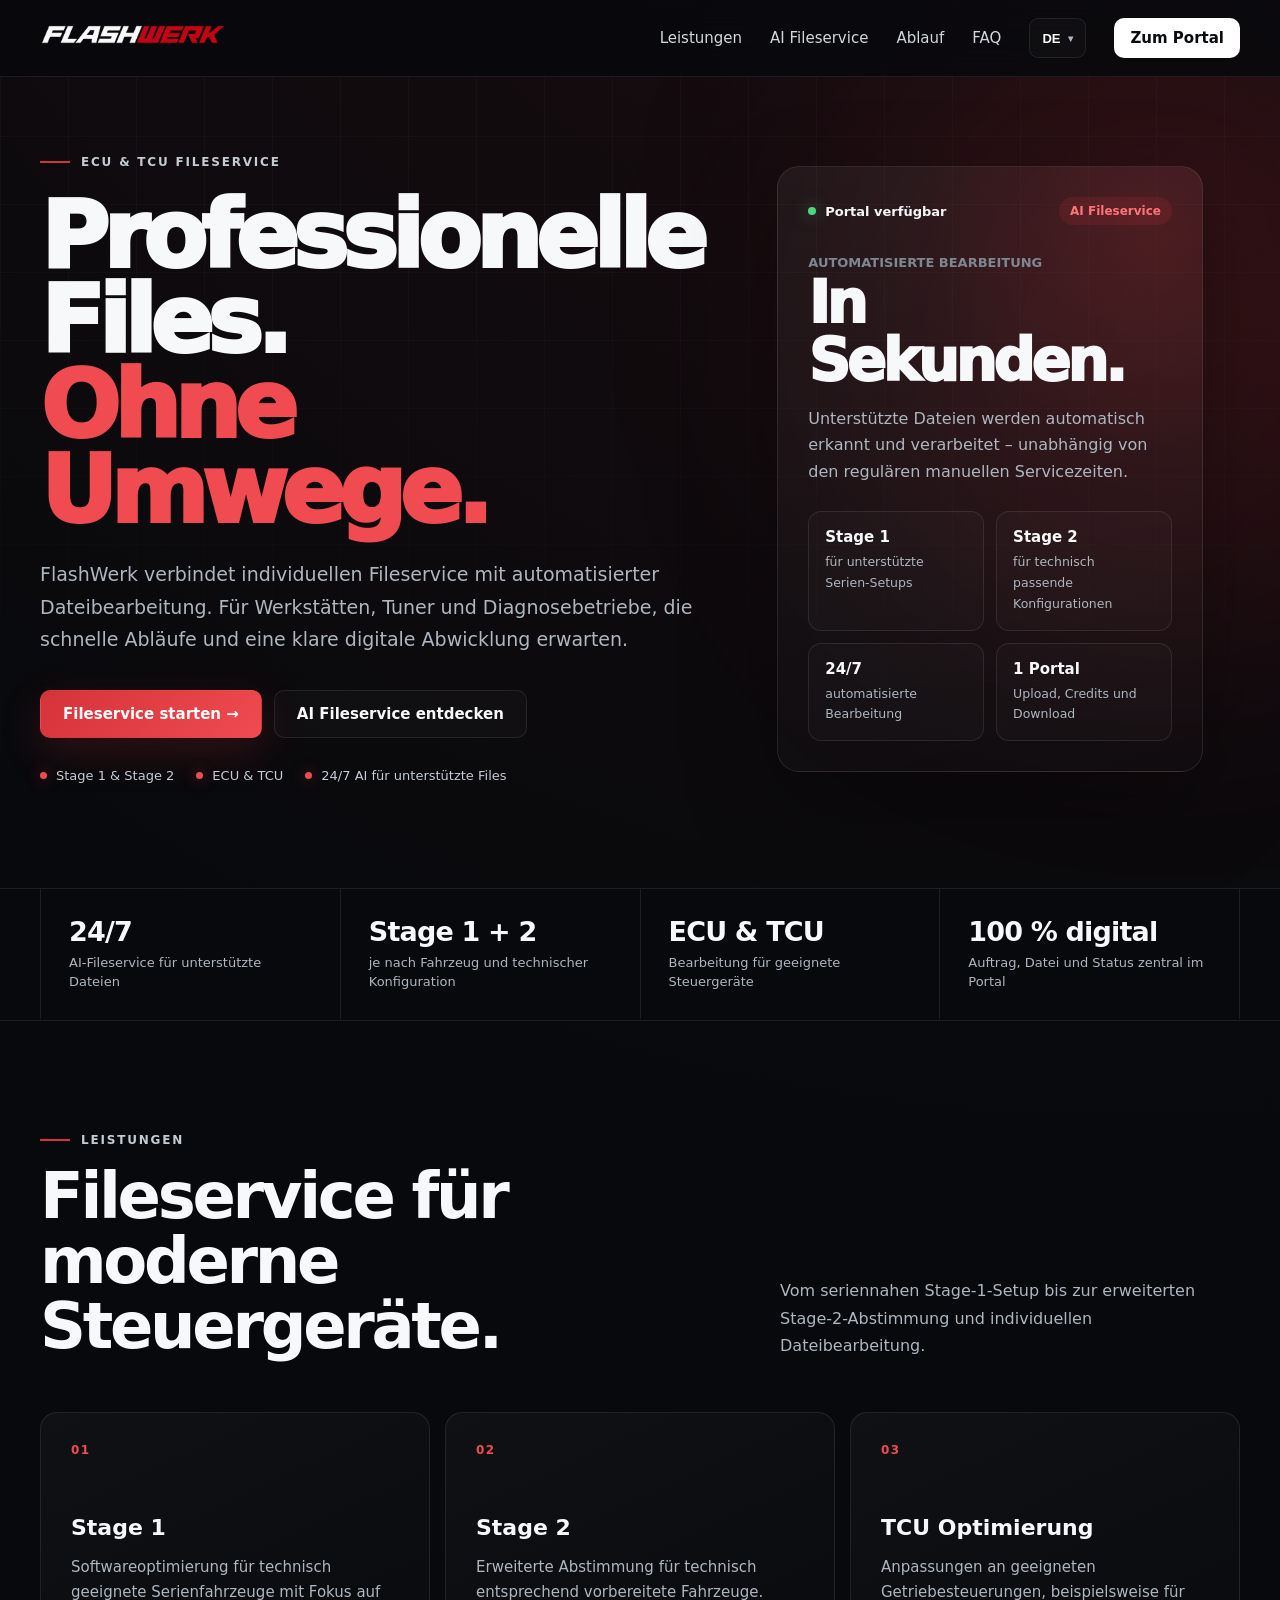
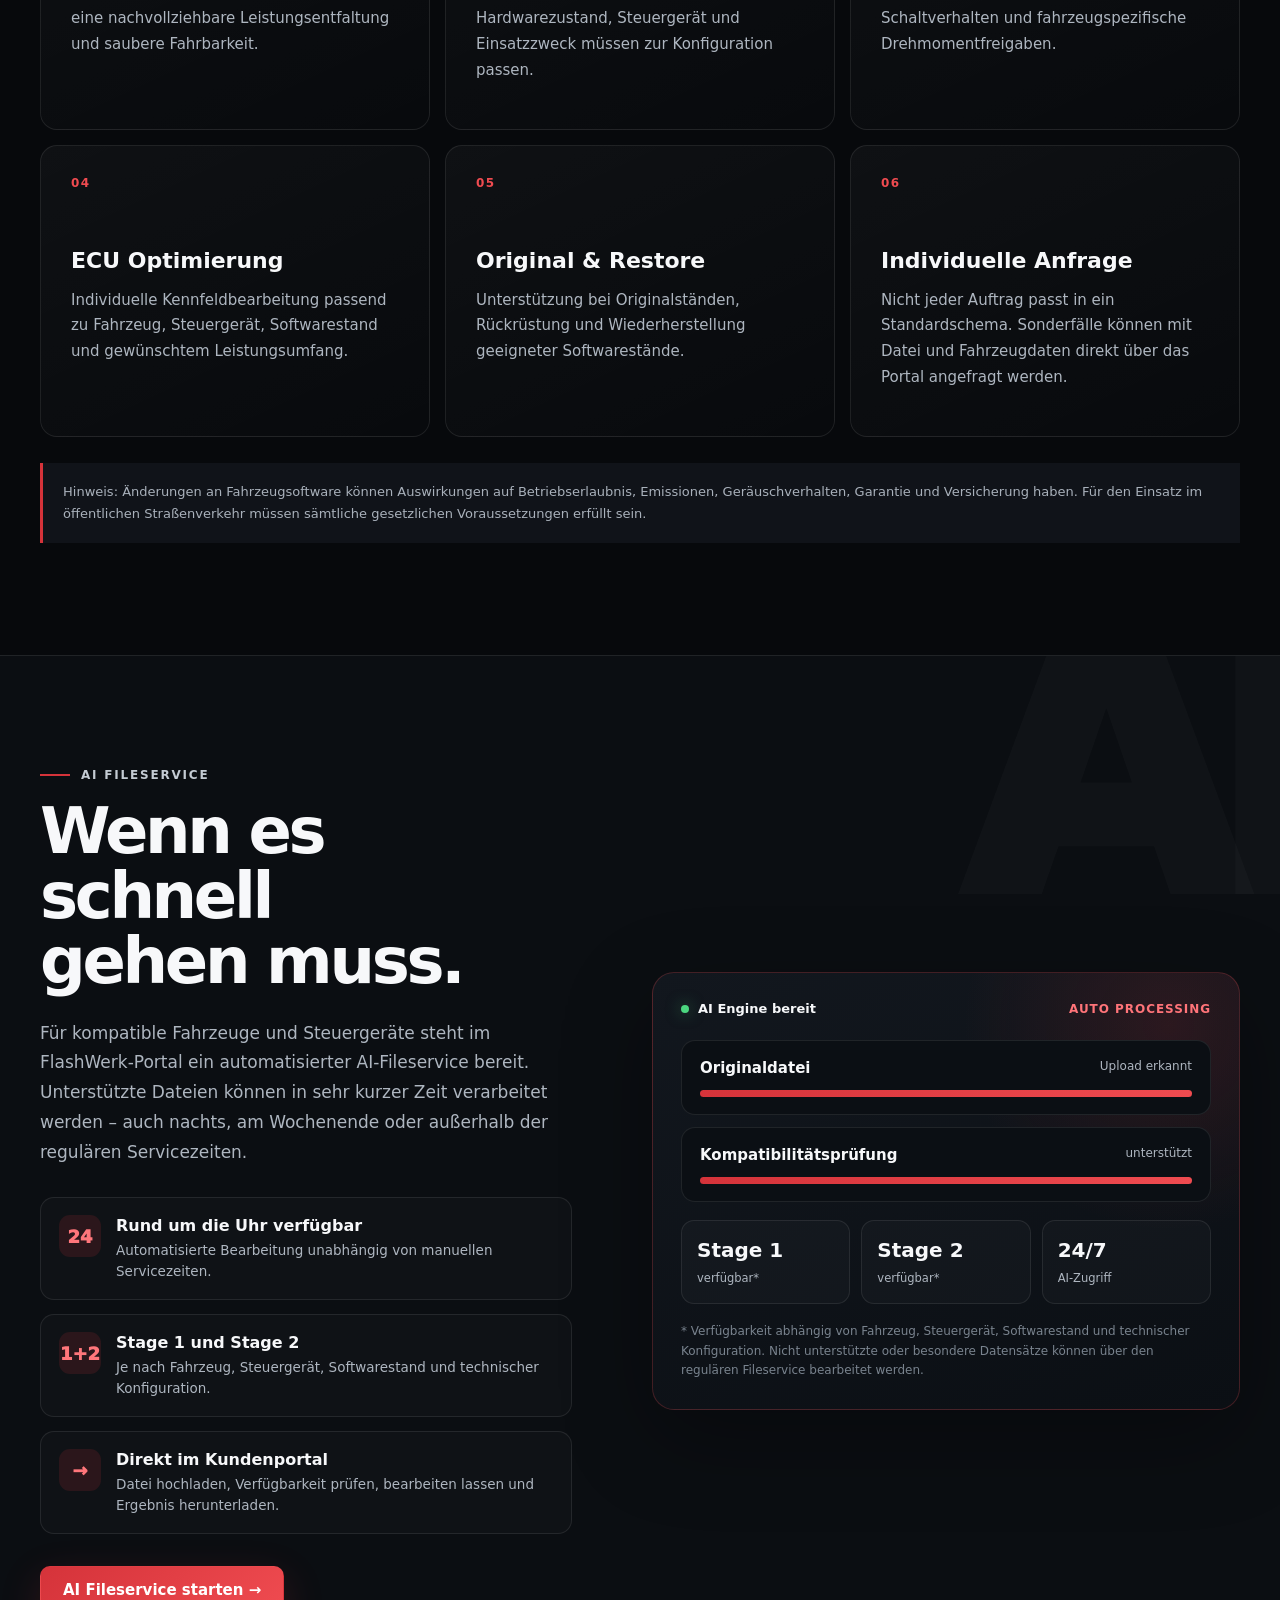
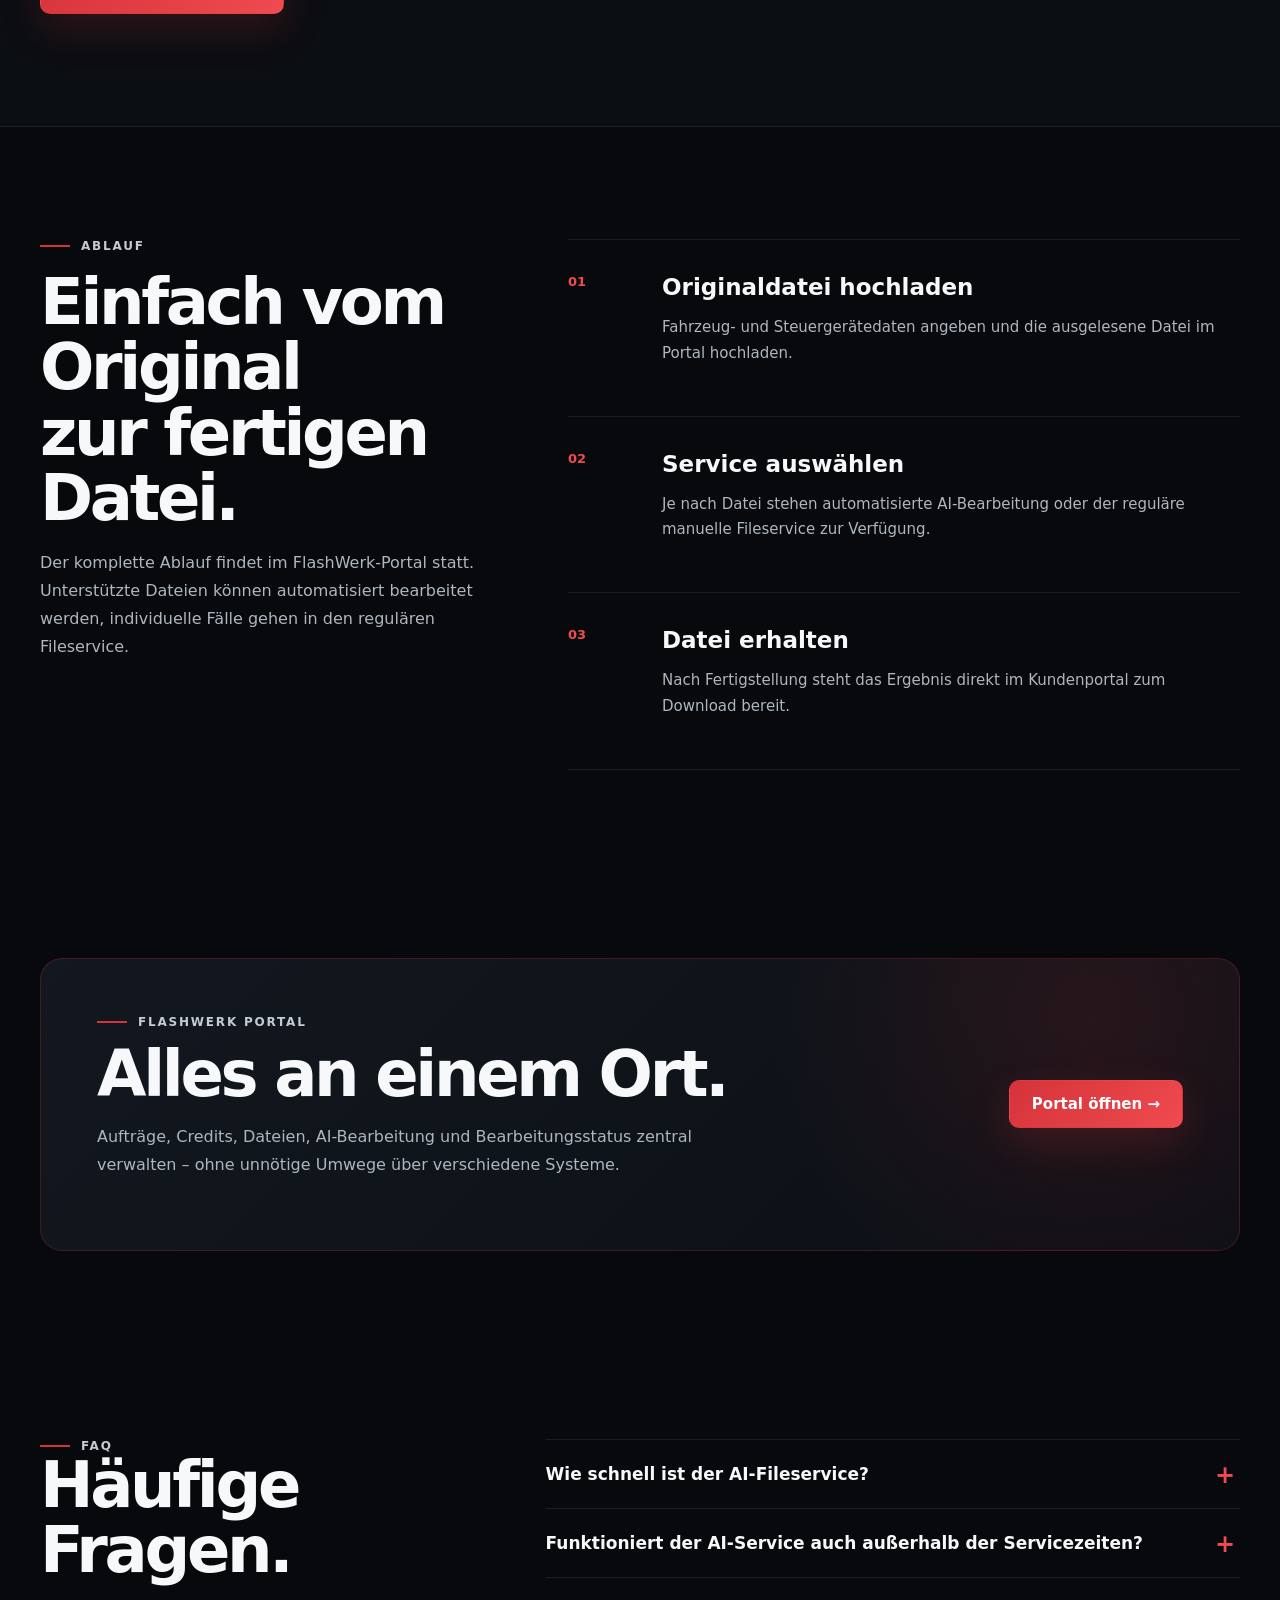
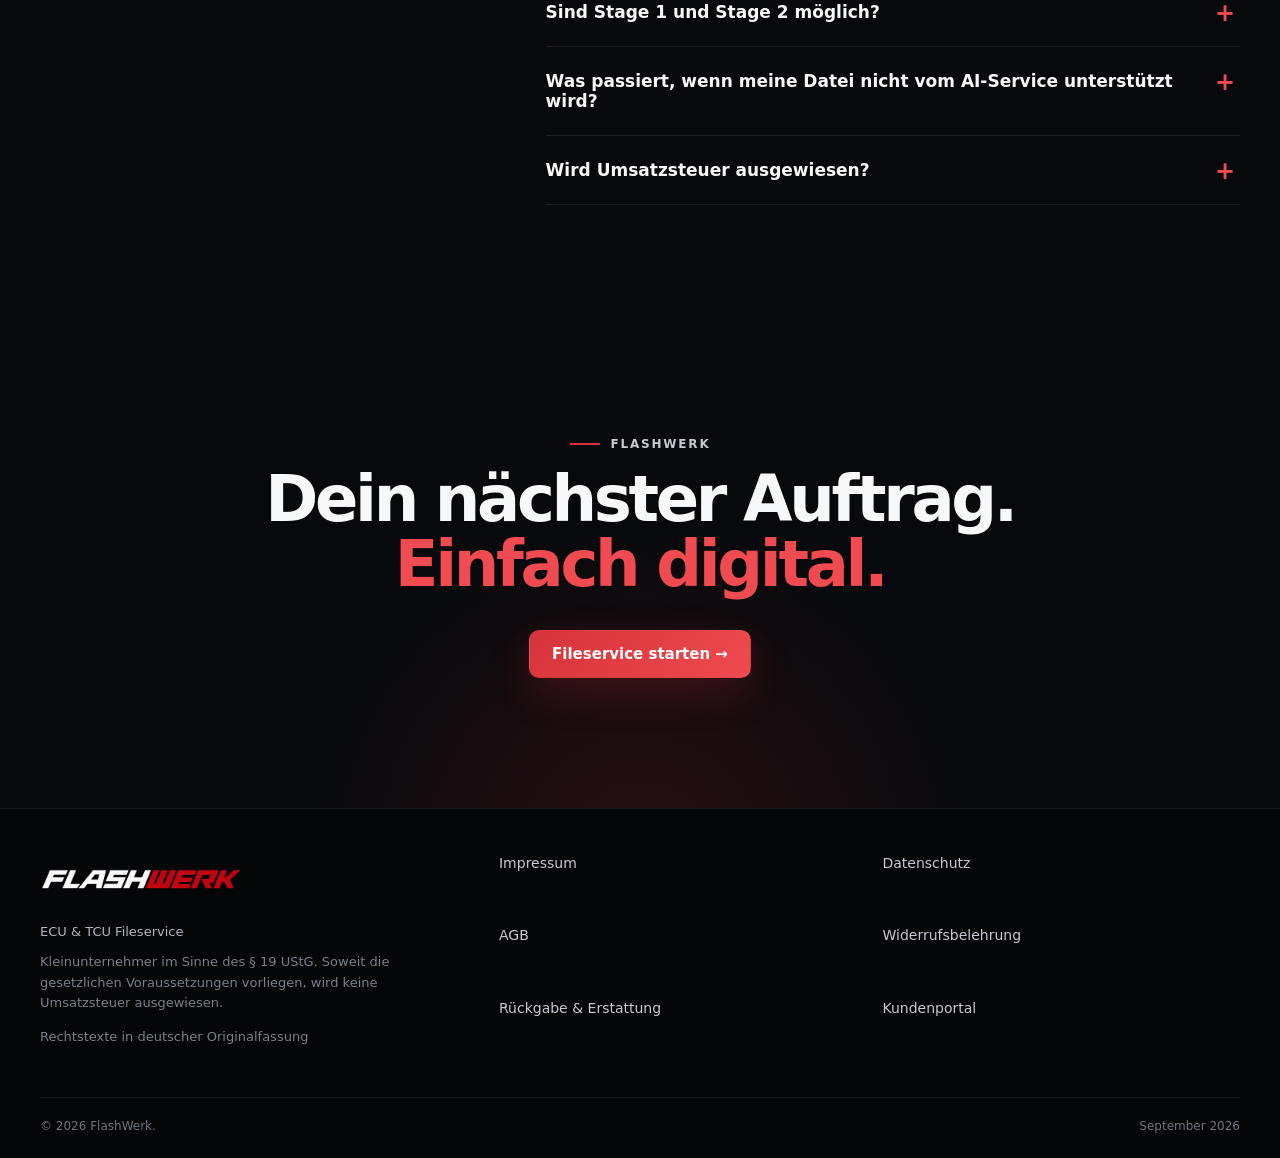
<file: index.html>
<!doctype html><html lang="de"><head>
<meta charset="utf-8"><meta name="viewport" content="width=device-width,initial-scale=1">
<title>FlashWerk – ECU & TCU Fileservice</title>
<meta name="description" content="FlashWerk verbindet individuellen Fileservice mit automatisierter Dateibearbeitung. Für Werkstätten, Tuner und Diagnosebetriebe, die schnelle Abläufe und eine klare digitale Abwicklung erwarten.">
<link rel="canonical" href="https://flashwerk.eu/">
<link rel="alternate" hreflang="de" href="https://flashwerk.eu/">
<link rel="alternate" hreflang="en" href="https://flashwerk.eu/en/">
<link rel="alternate" hreflang="nl" href="https://flashwerk.eu/nl/">
<link rel="alternate" hreflang="fr" href="https://flashwerk.eu/fr/">
<link rel="alternate" hreflang="pl" href="https://flashwerk.eu/pl/">
<link rel="alternate" hreflang="x-default" href="https://flashwerk.eu/">
<link rel="stylesheet" href="styles.css">
</head><body>
<header class="site-header"><div class="container nav">
<a href="./" aria-label="FlashWerk"><img class="logo" src="flashwerk-logo.png" alt="FlashWerk"></a>
<button class="menu-btn" aria-label="Menu" aria-expanded="false">☰</button>
<nav class="nav-links">
<a href="#leistungen">Leistungen</a><a href="#ai">AI Fileservice</a><a href="#ablauf">Ablauf</a><a href="#faq">FAQ</a>
<div class="lang-switch"><button class="lang-current" type="button">DE</button><div class="lang-menu"><a class="active" href="index.html"><span class="lang-code">DE</span><span>Deutsch</span></a><a class="" href="en/"><span class="lang-code">EN</span><span>English</span></a><a class="" href="nl/"><span class="lang-code">NL</span><span>Nederlands</span></a><a class="" href="fr/"><span class="lang-code">FR</span><span>Français</span></a><a class="" href="pl/"><span class="lang-code">PL</span><span>Polski</span></a></div></div>
<a class="btn btn-small" href="https://portal.flashwerk.eu">Zum Portal</a>
</nav></div></header>

<main>
<section class="hero"><div class="container hero-grid">
<div>
<div class="eyebrow">ECU & TCU FILESERVICE</div>
<h1>Professionelle Files.<br><span class="red">Ohne Umwege.</span></h1>
<p class="hero-copy">FlashWerk verbindet individuellen Fileservice mit automatisierter Dateibearbeitung. Für Werkstätten, Tuner und Diagnosebetriebe, die schnelle Abläufe und eine klare digitale Abwicklung erwarten.</p>
<div class="hero-actions"><a class="btn btn-primary" href="https://portal.flashwerk.eu">Fileservice starten →</a><a class="btn btn-secondary" href="#ai">AI Fileservice entdecken</a></div>
<div class="hero-trust"><span>Stage 1 & Stage 2</span><span>ECU & TCU</span><span>24/7 AI für unterstützte Files</span></div>
</div>
<aside class="hero-panel">
<div class="panel-top"><span class="live">Portal verfügbar</span><span class="panel-tag">AI Fileservice</span></div>
<div class="panel-kicker">AUTOMATISIERTE BEARBEITUNG</div>
<div class="panel-big">In Sekunden.</div>
<p class="panel-sub">Unterstützte Dateien werden automatisch erkannt und verarbeitet – unabhängig von den regulären manuellen Servicezeiten.</p>
<div class="panel-features"><div class="panel-feature"><strong>Stage 1</strong><span>für unterstützte Serien-Setups</span></div><div class="panel-feature"><strong>Stage 2</strong><span>für technisch passende Konfigurationen</span></div><div class="panel-feature"><strong>24/7</strong><span>automatisierte Bearbeitung</span></div><div class="panel-feature"><strong>1 Portal</strong><span>Upload, Credits und Download</span></div></div>
</aside></div></section>

<section class="metric-strip"><div class="container metric-grid"><div class="metric"><strong>24/7</strong><span>AI-Fileservice für unterstützte Dateien</span></div><div class="metric"><strong>Stage 1 + 2</strong><span>je nach Fahrzeug und technischer Konfiguration</span></div><div class="metric"><strong>ECU & TCU</strong><span>Bearbeitung für geeignete Steuergeräte</span></div><div class="metric"><strong>100 % digital</strong><span>Auftrag, Datei und Status zentral im Portal</span></div></div></section>

<section class="section" id="leistungen"><div class="container">
<div class="section-label">LEISTUNGEN</div>
<div class="section-head"><h2>Fileservice für<br>moderne Steuergeräte.</h2><p>Vom seriennahen Stage-1-Setup bis zur erweiterten Stage-2-Abstimmung und individuellen Dateibearbeitung.</p></div>
<div class="cards"><article class="card"><div class="card-no">01</div><h3>Stage 1</h3><p>Softwareoptimierung für technisch geeignete Serienfahrzeuge mit Fokus auf eine nachvollziehbare Leistungsentfaltung und saubere Fahrbarkeit.</p></article><article class="card"><div class="card-no">02</div><h3>Stage 2</h3><p>Erweiterte Abstimmung für technisch entsprechend vorbereitete Fahrzeuge. Hardwarezustand, Steuergerät und Einsatzzweck müssen zur Konfiguration passen.</p></article><article class="card"><div class="card-no">03</div><h3>TCU Optimierung</h3><p>Anpassungen an geeigneten Getriebesteuerungen, beispielsweise für Schaltverhalten und fahrzeugspezifische Drehmomentfreigaben.</p></article><article class="card"><div class="card-no">04</div><h3>ECU Optimierung</h3><p>Individuelle Kennfeldbearbeitung passend zu Fahrzeug, Steuergerät, Softwarestand und gewünschtem Leistungsumfang.</p></article><article class="card"><div class="card-no">05</div><h3>Original & Restore</h3><p>Unterstützung bei Originalständen, Rückrüstung und Wiederherstellung geeigneter Softwarestände.</p></article><article class="card"><div class="card-no">06</div><h3>Individuelle Anfrage</h3><p>Nicht jeder Auftrag passt in ein Standardschema. Sonderfälle können mit Datei und Fahrzeugdaten direkt über das Portal angefragt werden.</p></article></div>
<div class="notice">Hinweis: Änderungen an Fahrzeugsoftware können Auswirkungen auf Betriebserlaubnis, Emissionen, Geräuschverhalten, Garantie und Versicherung haben. Für den Einsatz im öffentlichen Straßenverkehr müssen sämtliche gesetzlichen Voraussetzungen erfüllt sein.</div>
</div></section>

<section class="section section-alt ai-section" id="ai"><div class="container ai-grid">
<div class="ai-copy">
<div class="section-label">AI FILESERVICE</div>
<h2>Wenn es schnell<br>gehen muss.</h2>
<p>Für kompatible Fahrzeuge und Steuergeräte steht im FlashWerk-Portal ein automatisierter AI-Fileservice bereit. Unterstützte Dateien können in sehr kurzer Zeit verarbeitet werden – auch nachts, am Wochenende oder außerhalb der regulären Servicezeiten.</p>
<div class="ai-benefits"><div class="ai-benefit"><div class="ai-icon">24</div><div><strong>Rund um die Uhr verfügbar</strong><span>Automatisierte Bearbeitung unabhängig von manuellen Servicezeiten.</span></div></div><div class="ai-benefit"><div class="ai-icon">1+2</div><div><strong>Stage 1 und Stage 2</strong><span>Je nach Fahrzeug, Steuergerät, Softwarestand und technischer Konfiguration.</span></div></div><div class="ai-benefit"><div class="ai-icon">→</div><div><strong>Direkt im Kundenportal</strong><span>Datei hochladen, Verfügbarkeit prüfen, bearbeiten lassen und Ergebnis herunterladen.</span></div></div></div>
<a class="btn btn-primary" href="https://portal.flashwerk.eu">AI Fileservice starten →</a>
</div>
<div class="ai-console">
<div class="console-top"><span class="console-status">AI Engine bereit</span><span class="console-speed">AUTO PROCESSING</span></div>
<div class="console-file"><div class="console-file-head"><strong>Originaldatei</strong><span>Upload erkannt</span></div><div class="progress"><span></span></div></div>
<div class="console-file"><div class="console-file-head"><strong>Kompatibilitätsprüfung</strong><span>unterstützt</span></div><div class="progress"><span></span></div></div>
<div class="console-options"><div class="console-option"><strong>Stage 1</strong><span>verfügbar*</span></div><div class="console-option"><strong>Stage 2</strong><span>verfügbar*</span></div><div class="console-option"><strong>24/7</strong><span>AI-Zugriff</span></div></div>
<p class="console-note">* Verfügbarkeit abhängig von Fahrzeug, Steuergerät, Softwarestand und technischer Konfiguration. Nicht unterstützte oder besondere Datensätze können über den regulären Fileservice bearbeitet werden.</p>
</div></div></section>

<section class="section" id="ablauf"><div class="container process-grid">
<div class="process-copy"><div class="section-label">ABLAUF</div><h2>Einfach vom Original<br>zur fertigen Datei.</h2><p>Der komplette Ablauf findet im FlashWerk-Portal statt. Unterstützte Dateien können automatisiert bearbeitet werden, individuelle Fälle gehen in den regulären Fileservice.</p></div>
<div class="process"><div class="step"><span class="step-no">01</span><div><h3>Originaldatei hochladen</h3><p>Fahrzeug- und Steuergerätedaten angeben und die ausgelesene Datei im Portal hochladen.</p></div></div><div class="step"><span class="step-no">02</span><div><h3>Service auswählen</h3><p>Je nach Datei stehen automatisierte AI-Bearbeitung oder der reguläre manuelle Fileservice zur Verfügung.</p></div></div><div class="step"><span class="step-no">03</span><div><h3>Datei erhalten</h3><p>Nach Fertigstellung steht das Ergebnis direkt im Kundenportal zum Download bereit.</p></div></div></div>
</div></section>

<section class="portal-section"><div class="container portal-box">
<div><div class="section-label">FLASHWERK PORTAL</div><h2>Alles an einem Ort.</h2><p>Aufträge, Credits, Dateien, AI-Bearbeitung und Bearbeitungsstatus zentral verwalten – ohne unnötige Umwege über verschiedene Systeme.</p></div>
<a class="btn btn-primary" href="https://portal.flashwerk.eu">Portal öffnen →</a>
</div></section>

<section class="section" id="faq"><div class="container faq-wrap">
<div><div class="section-label">FAQ</div><h2>Häufige Fragen.</h2></div>
<div class="faq-list"><details><summary>Wie schnell ist der AI-Fileservice?</summary><p>Bei unterstützten Datensätzen erfolgt die automatisierte Bearbeitung in sehr kurzer Zeit. Die tatsächliche Dauer kann je nach Datei und Systemauslastung variieren.</p></details><details><summary>Funktioniert der AI-Service auch außerhalb der Servicezeiten?</summary><p>Ja. Die automatisierte Bearbeitung für unterstützte Dateien ist unabhängig von den regulären manuellen Bearbeitungszeiten verfügbar.</p></details><details><summary>Sind Stage 1 und Stage 2 möglich?</summary><p>Ja, sofern Fahrzeug, Steuergerät, Softwarestand und technische Konfiguration dafür geeignet sind.</p></details><details><summary>Was passiert, wenn meine Datei nicht vom AI-Service unterstützt wird?</summary><p>Dann kann der Auftrag über den regulären Fileservice bearbeitet werden. Besondere oder individuelle Datensätze werden nicht automatisch erzwungen.</p></details><details><summary>Wird Umsatzsteuer ausgewiesen?</summary><p>FlashWerk nutzt die Kleinunternehmerregelung nach § 19 UStG. Soweit deren Voraussetzungen vorliegen, wird keine Umsatzsteuer ausgewiesen.</p></details></div>
</div></section>

<section class="final-cta"><div class="container"><div class="section-label">FLASHWERK</div><h2>Dein nächster Auftrag.<br><span class='red'>Einfach digital.</span></h2><a class="btn btn-primary" href="https://portal.flashwerk.eu">Fileservice starten →</a></div></section>
</main>

<footer><div class="container footer-grid">
<div class="footer-brand"><img class="footer-logo" src="flashwerk-logo.png" alt="FlashWerk"><p>ECU & TCU Fileservice</p><p class="small-business">Kleinunternehmer im Sinne des § 19 UStG. Soweit die gesetzlichen Voraussetzungen vorliegen, wird keine Umsatzsteuer ausgewiesen.</p><p class="small-business">Rechtstexte in deutscher Originalfassung</p></div>
<div class="footer-links">
<a href="impressum.html">Impressum</a>
<a href="datenschutz.html">Datenschutz</a>
<a href="agb.html">AGB</a>
<a href="widerruf.html">Widerrufsbelehrung</a>
<a href="rueckgabe.html">Rückgabe & Erstattung</a>
<a href="https://portal.flashwerk.eu">Kundenportal</a>
</div></div>
<div class="container copyright"><span>© <span data-year></span> FlashWerk.</span><span>September 2026</span></div></footer>
<script src="script.js"></script></body></html>
</file>
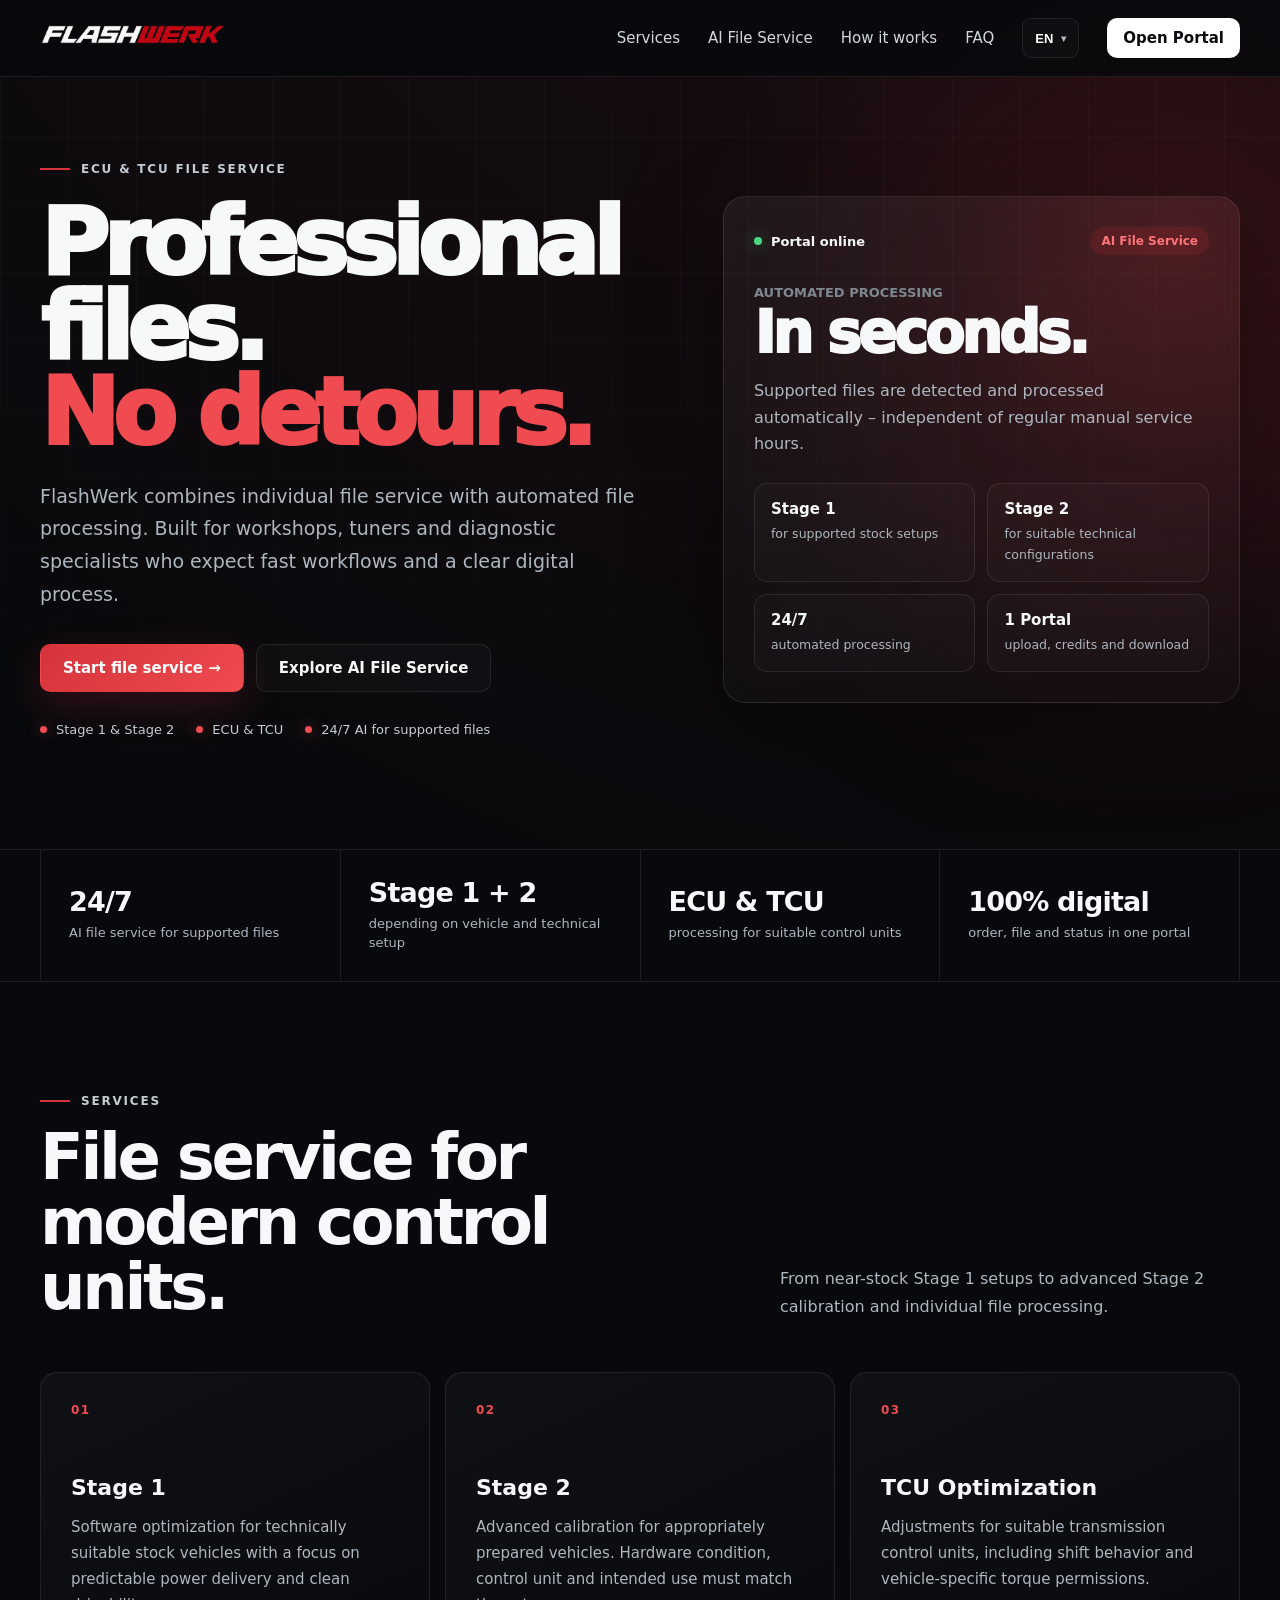
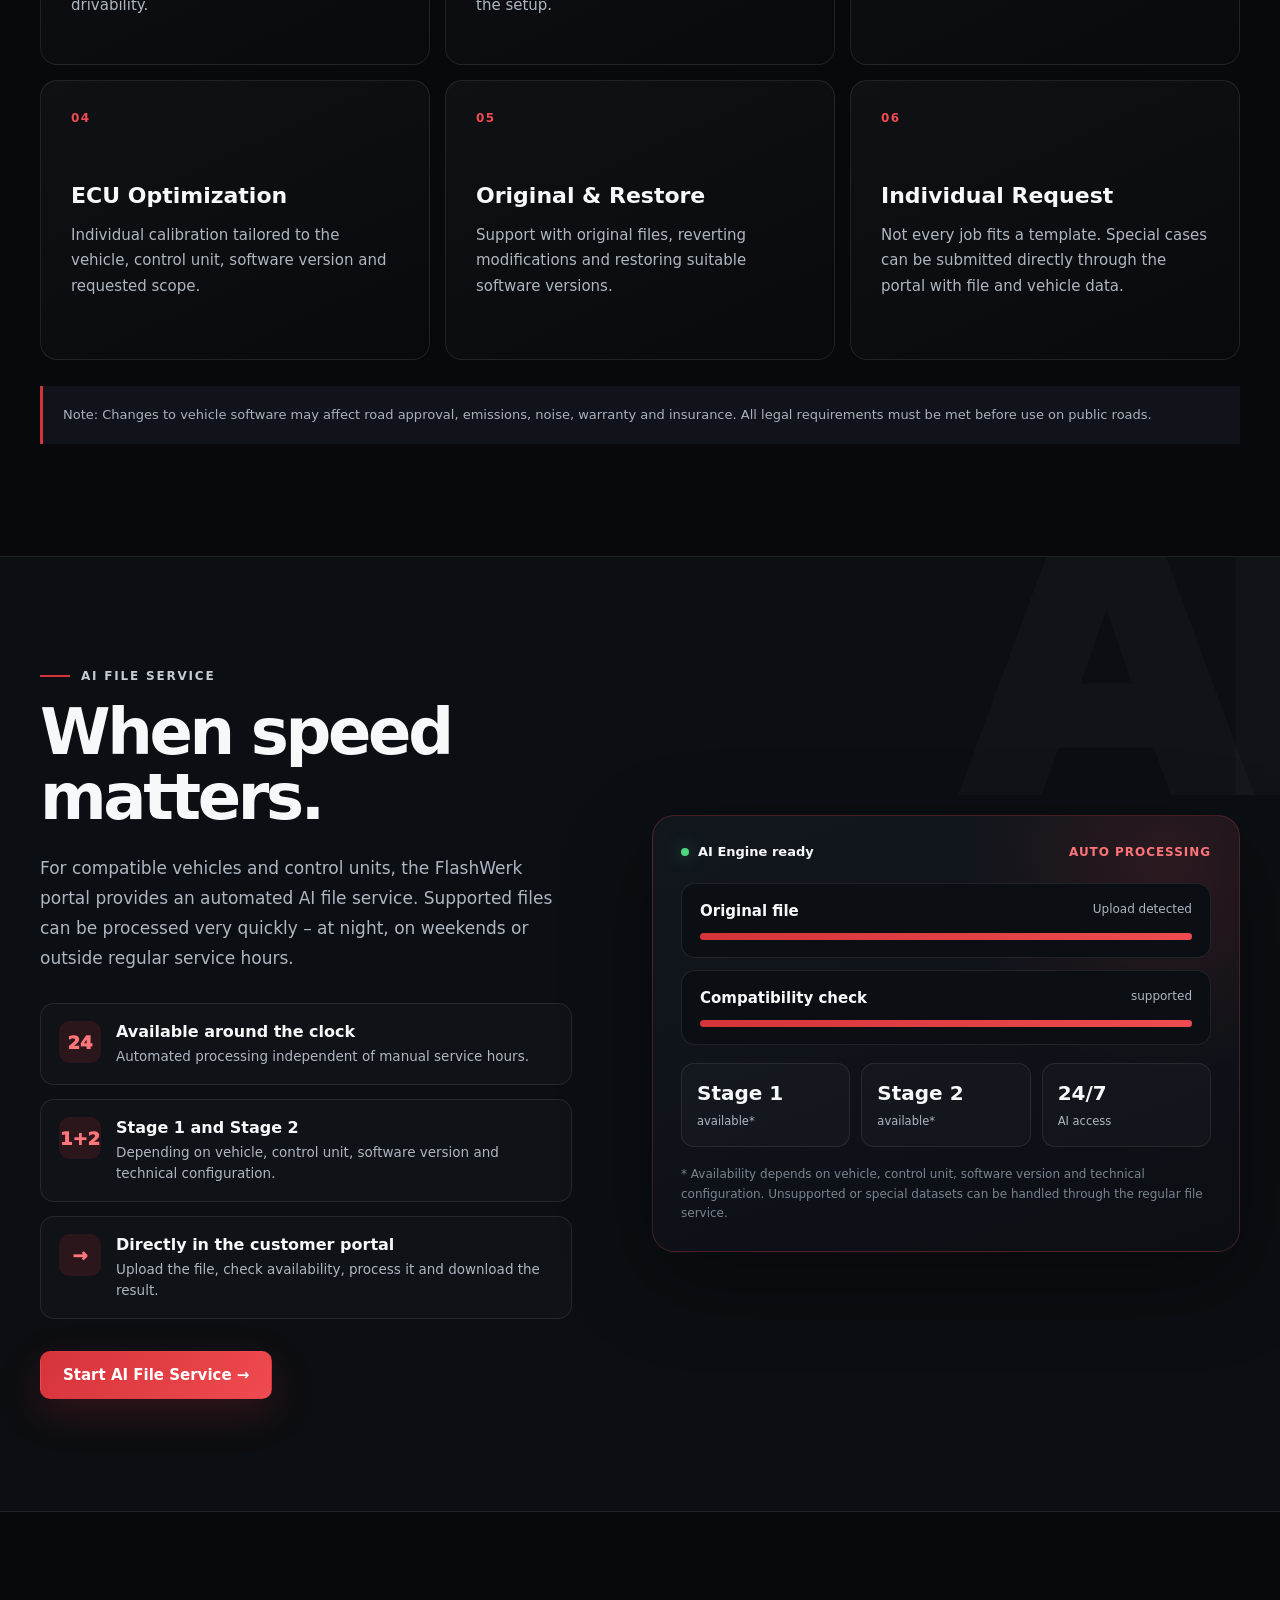
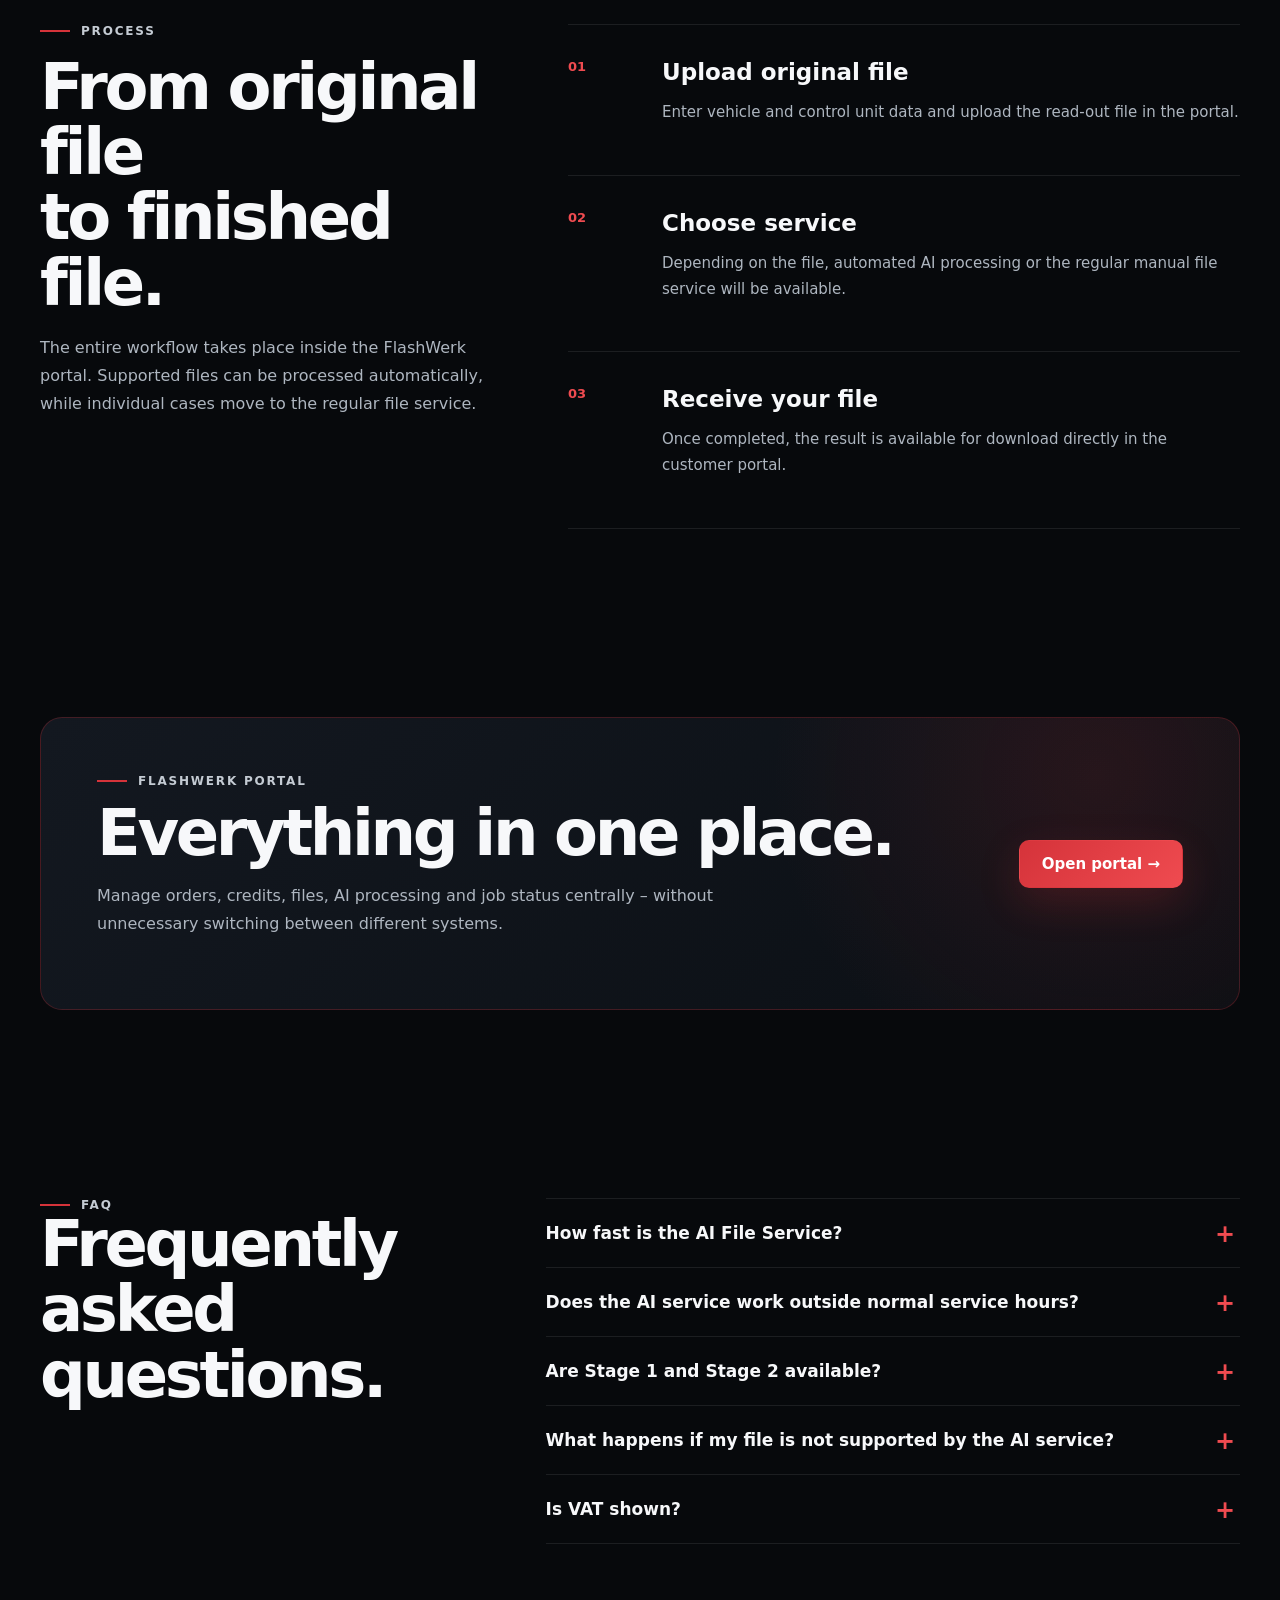
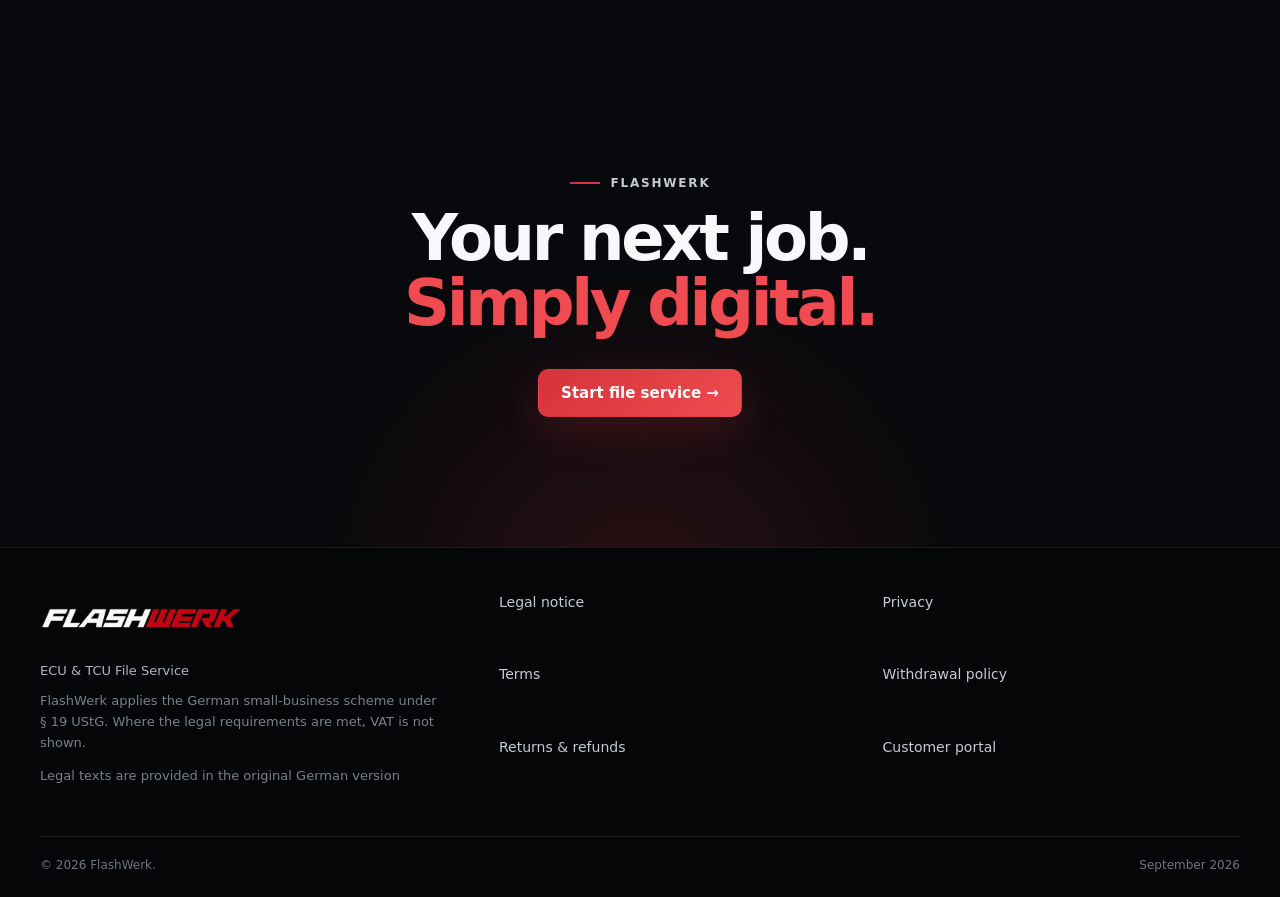
<file: en/index.html>
<!doctype html><html lang="en"><head>
<meta charset="utf-8"><meta name="viewport" content="width=device-width,initial-scale=1">
<title>FlashWerk – ECU & TCU Fileservice</title>
<meta name="description" content="FlashWerk combines individual file service with automated file processing. Built for workshops, tuners and diagnostic specialists who expect fast workflows and a clear digital process.">
<link rel="canonical" href="https://flashwerk.eu/en/">
<link rel="alternate" hreflang="de" href="https://flashwerk.eu/">
<link rel="alternate" hreflang="en" href="https://flashwerk.eu/en/">
<link rel="alternate" hreflang="nl" href="https://flashwerk.eu/nl/">
<link rel="alternate" hreflang="fr" href="https://flashwerk.eu/fr/">
<link rel="alternate" hreflang="pl" href="https://flashwerk.eu/pl/">
<link rel="alternate" hreflang="x-default" href="https://flashwerk.eu/">
<link rel="stylesheet" href="../styles.css">
</head><body>
<header class="site-header"><div class="container nav">
<a href="../" aria-label="FlashWerk"><img class="logo" src="../flashwerk-logo.png" alt="FlashWerk"></a>
<button class="menu-btn" aria-label="Menu" aria-expanded="false">☰</button>
<nav class="nav-links">
<a href="#leistungen">Services</a><a href="#ai">AI File Service</a><a href="#ablauf">How it works</a><a href="#faq">FAQ</a>
<div class="lang-switch"><button class="lang-current" type="button">EN</button><div class="lang-menu"><a class="" href="../index.html"><span class="lang-code">DE</span><span>Deutsch</span></a><a class="active" href="../en/"><span class="lang-code">EN</span><span>English</span></a><a class="" href="../nl/"><span class="lang-code">NL</span><span>Nederlands</span></a><a class="" href="../fr/"><span class="lang-code">FR</span><span>Français</span></a><a class="" href="../pl/"><span class="lang-code">PL</span><span>Polski</span></a></div></div>
<a class="btn btn-small" href="https://portal.flashwerk.eu">Open Portal</a>
</nav></div></header>

<main>
<section class="hero"><div class="container hero-grid">
<div>
<div class="eyebrow">ECU & TCU FILE SERVICE</div>
<h1>Professional files.<br><span class="red">No detours.</span></h1>
<p class="hero-copy">FlashWerk combines individual file service with automated file processing. Built for workshops, tuners and diagnostic specialists who expect fast workflows and a clear digital process.</p>
<div class="hero-actions"><a class="btn btn-primary" href="https://portal.flashwerk.eu">Start file service →</a><a class="btn btn-secondary" href="#ai">Explore AI File Service</a></div>
<div class="hero-trust"><span>Stage 1 & Stage 2</span><span>ECU & TCU</span><span>24/7 AI for supported files</span></div>
</div>
<aside class="hero-panel">
<div class="panel-top"><span class="live">Portal online</span><span class="panel-tag">AI File Service</span></div>
<div class="panel-kicker">AUTOMATED PROCESSING</div>
<div class="panel-big">In seconds.</div>
<p class="panel-sub">Supported files are detected and processed automatically – independent of regular manual service hours.</p>
<div class="panel-features"><div class="panel-feature"><strong>Stage 1</strong><span>for supported stock setups</span></div><div class="panel-feature"><strong>Stage 2</strong><span>for suitable technical configurations</span></div><div class="panel-feature"><strong>24/7</strong><span>automated processing</span></div><div class="panel-feature"><strong>1 Portal</strong><span>upload, credits and download</span></div></div>
</aside></div></section>

<section class="metric-strip"><div class="container metric-grid"><div class="metric"><strong>24/7</strong><span>AI file service for supported files</span></div><div class="metric"><strong>Stage 1 + 2</strong><span>depending on vehicle and technical setup</span></div><div class="metric"><strong>ECU & TCU</strong><span>processing for suitable control units</span></div><div class="metric"><strong>100% digital</strong><span>order, file and status in one portal</span></div></div></section>

<section class="section" id="leistungen"><div class="container">
<div class="section-label">SERVICES</div>
<div class="section-head"><h2>File service for<br>modern control units.</h2><p>From near-stock Stage 1 setups to advanced Stage 2 calibration and individual file processing.</p></div>
<div class="cards"><article class="card"><div class="card-no">01</div><h3>Stage 1</h3><p>Software optimization for technically suitable stock vehicles with a focus on predictable power delivery and clean drivability.</p></article><article class="card"><div class="card-no">02</div><h3>Stage 2</h3><p>Advanced calibration for appropriately prepared vehicles. Hardware condition, control unit and intended use must match the setup.</p></article><article class="card"><div class="card-no">03</div><h3>TCU Optimization</h3><p>Adjustments for suitable transmission control units, including shift behavior and vehicle-specific torque permissions.</p></article><article class="card"><div class="card-no">04</div><h3>ECU Optimization</h3><p>Individual calibration tailored to the vehicle, control unit, software version and requested scope.</p></article><article class="card"><div class="card-no">05</div><h3>Original & Restore</h3><p>Support with original files, reverting modifications and restoring suitable software versions.</p></article><article class="card"><div class="card-no">06</div><h3>Individual Request</h3><p>Not every job fits a template. Special cases can be submitted directly through the portal with file and vehicle data.</p></article></div>
<div class="notice">Note: Changes to vehicle software may affect road approval, emissions, noise, warranty and insurance. All legal requirements must be met before use on public roads.</div>
</div></section>

<section class="section section-alt ai-section" id="ai"><div class="container ai-grid">
<div class="ai-copy">
<div class="section-label">AI FILE SERVICE</div>
<h2>When speed<br>matters.</h2>
<p>For compatible vehicles and control units, the FlashWerk portal provides an automated AI file service. Supported files can be processed very quickly – at night, on weekends or outside regular service hours.</p>
<div class="ai-benefits"><div class="ai-benefit"><div class="ai-icon">24</div><div><strong>Available around the clock</strong><span>Automated processing independent of manual service hours.</span></div></div><div class="ai-benefit"><div class="ai-icon">1+2</div><div><strong>Stage 1 and Stage 2</strong><span>Depending on vehicle, control unit, software version and technical configuration.</span></div></div><div class="ai-benefit"><div class="ai-icon">→</div><div><strong>Directly in the customer portal</strong><span>Upload the file, check availability, process it and download the result.</span></div></div></div>
<a class="btn btn-primary" href="https://portal.flashwerk.eu">Start AI File Service →</a>
</div>
<div class="ai-console">
<div class="console-top"><span class="console-status">AI Engine ready</span><span class="console-speed">AUTO PROCESSING</span></div>
<div class="console-file"><div class="console-file-head"><strong>Original file</strong><span>Upload detected</span></div><div class="progress"><span></span></div></div>
<div class="console-file"><div class="console-file-head"><strong>Compatibility check</strong><span>supported</span></div><div class="progress"><span></span></div></div>
<div class="console-options"><div class="console-option"><strong>Stage 1</strong><span>available*</span></div><div class="console-option"><strong>Stage 2</strong><span>available*</span></div><div class="console-option"><strong>24/7</strong><span>AI access</span></div></div>
<p class="console-note">* Availability depends on vehicle, control unit, software version and technical configuration. Unsupported or special datasets can be handled through the regular file service.</p>
</div></div></section>

<section class="section" id="ablauf"><div class="container process-grid">
<div class="process-copy"><div class="section-label">PROCESS</div><h2>From original file<br>to finished file.</h2><p>The entire workflow takes place inside the FlashWerk portal. Supported files can be processed automatically, while individual cases move to the regular file service.</p></div>
<div class="process"><div class="step"><span class="step-no">01</span><div><h3>Upload original file</h3><p>Enter vehicle and control unit data and upload the read-out file in the portal.</p></div></div><div class="step"><span class="step-no">02</span><div><h3>Choose service</h3><p>Depending on the file, automated AI processing or the regular manual file service will be available.</p></div></div><div class="step"><span class="step-no">03</span><div><h3>Receive your file</h3><p>Once completed, the result is available for download directly in the customer portal.</p></div></div></div>
</div></section>

<section class="portal-section"><div class="container portal-box">
<div><div class="section-label">FLASHWERK PORTAL</div><h2>Everything in one place.</h2><p>Manage orders, credits, files, AI processing and job status centrally – without unnecessary switching between different systems.</p></div>
<a class="btn btn-primary" href="https://portal.flashwerk.eu">Open portal →</a>
</div></section>

<section class="section" id="faq"><div class="container faq-wrap">
<div><div class="section-label">FAQ</div><h2>Frequently asked questions.</h2></div>
<div class="faq-list"><details><summary>How fast is the AI File Service?</summary><p>For supported datasets, automated processing is completed very quickly. Actual duration may vary depending on the file and system load.</p></details><details><summary>Does the AI service work outside normal service hours?</summary><p>Yes. Automated processing for supported files is available independently of regular manual service hours.</p></details><details><summary>Are Stage 1 and Stage 2 available?</summary><p>Yes, provided the vehicle, control unit, software version and technical configuration are suitable.</p></details><details><summary>What happens if my file is not supported by the AI service?</summary><p>The job can then be handled through the regular file service. Special or individual datasets are not forced through automation.</p></details><details><summary>Is VAT shown?</summary><p>FlashWerk uses the German small-business scheme under § 19 UStG. Where the legal requirements are met, VAT is not shown.</p></details></div>
</div></section>

<section class="final-cta"><div class="container"><div class="section-label">FLASHWERK</div><h2>Your next job.<br><span class='red'>Simply digital.</span></h2><a class="btn btn-primary" href="https://portal.flashwerk.eu">Start file service →</a></div></section>
</main>

<footer><div class="container footer-grid">
<div class="footer-brand"><img class="footer-logo" src="../flashwerk-logo.png" alt="FlashWerk"><p>ECU & TCU File Service</p><p class="small-business">FlashWerk applies the German small-business scheme under § 19 UStG. Where the legal requirements are met, VAT is not shown.</p><p class="small-business">Legal texts are provided in the original German version</p></div>
<div class="footer-links">
<a href="../impressum.html">Legal notice</a>
<a href="../datenschutz.html">Privacy</a>
<a href="../agb.html">Terms</a>
<a href="../widerruf.html">Withdrawal policy</a>
<a href="../rueckgabe.html">Returns & refunds</a>
<a href="https://portal.flashwerk.eu">Customer portal</a>
</div></div>
<div class="container copyright"><span>© <span data-year></span> FlashWerk.</span><span>September 2026</span></div></footer>
<script src="../script.js"></script></body></html>
</file>
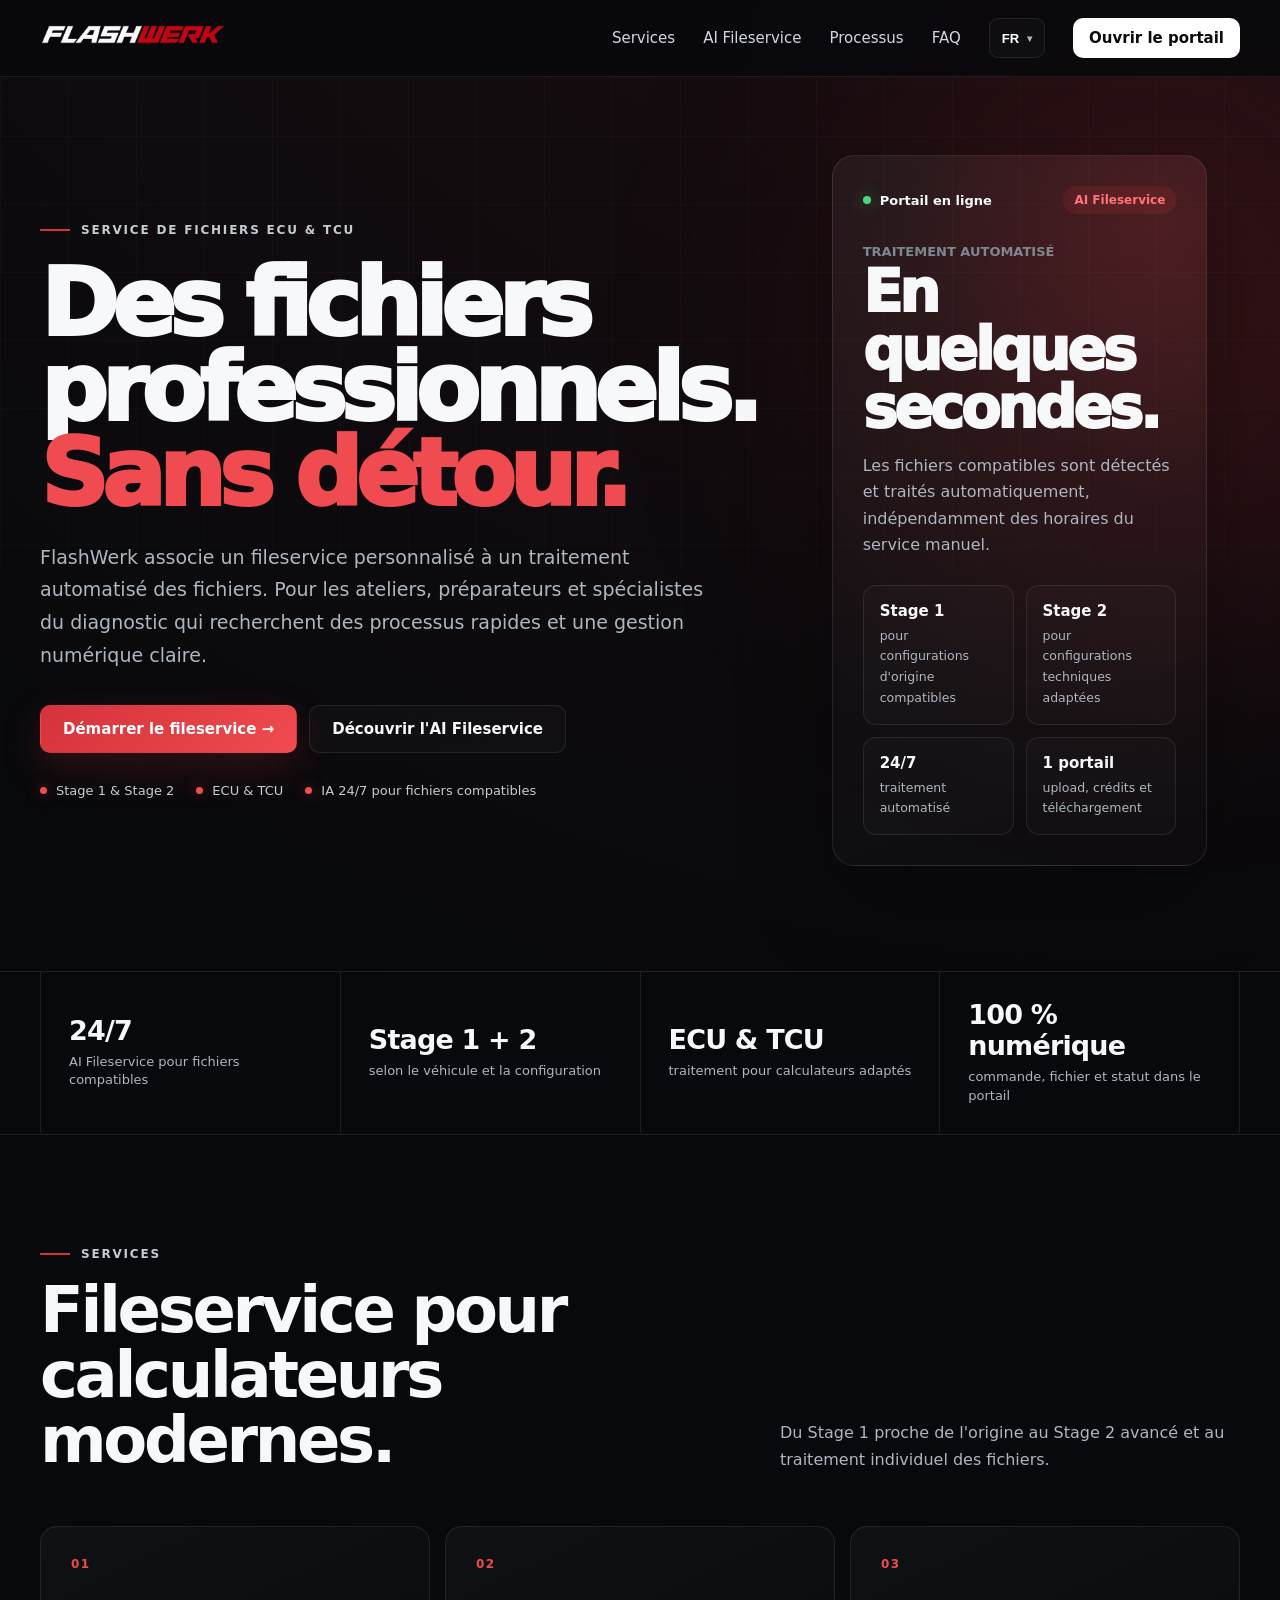
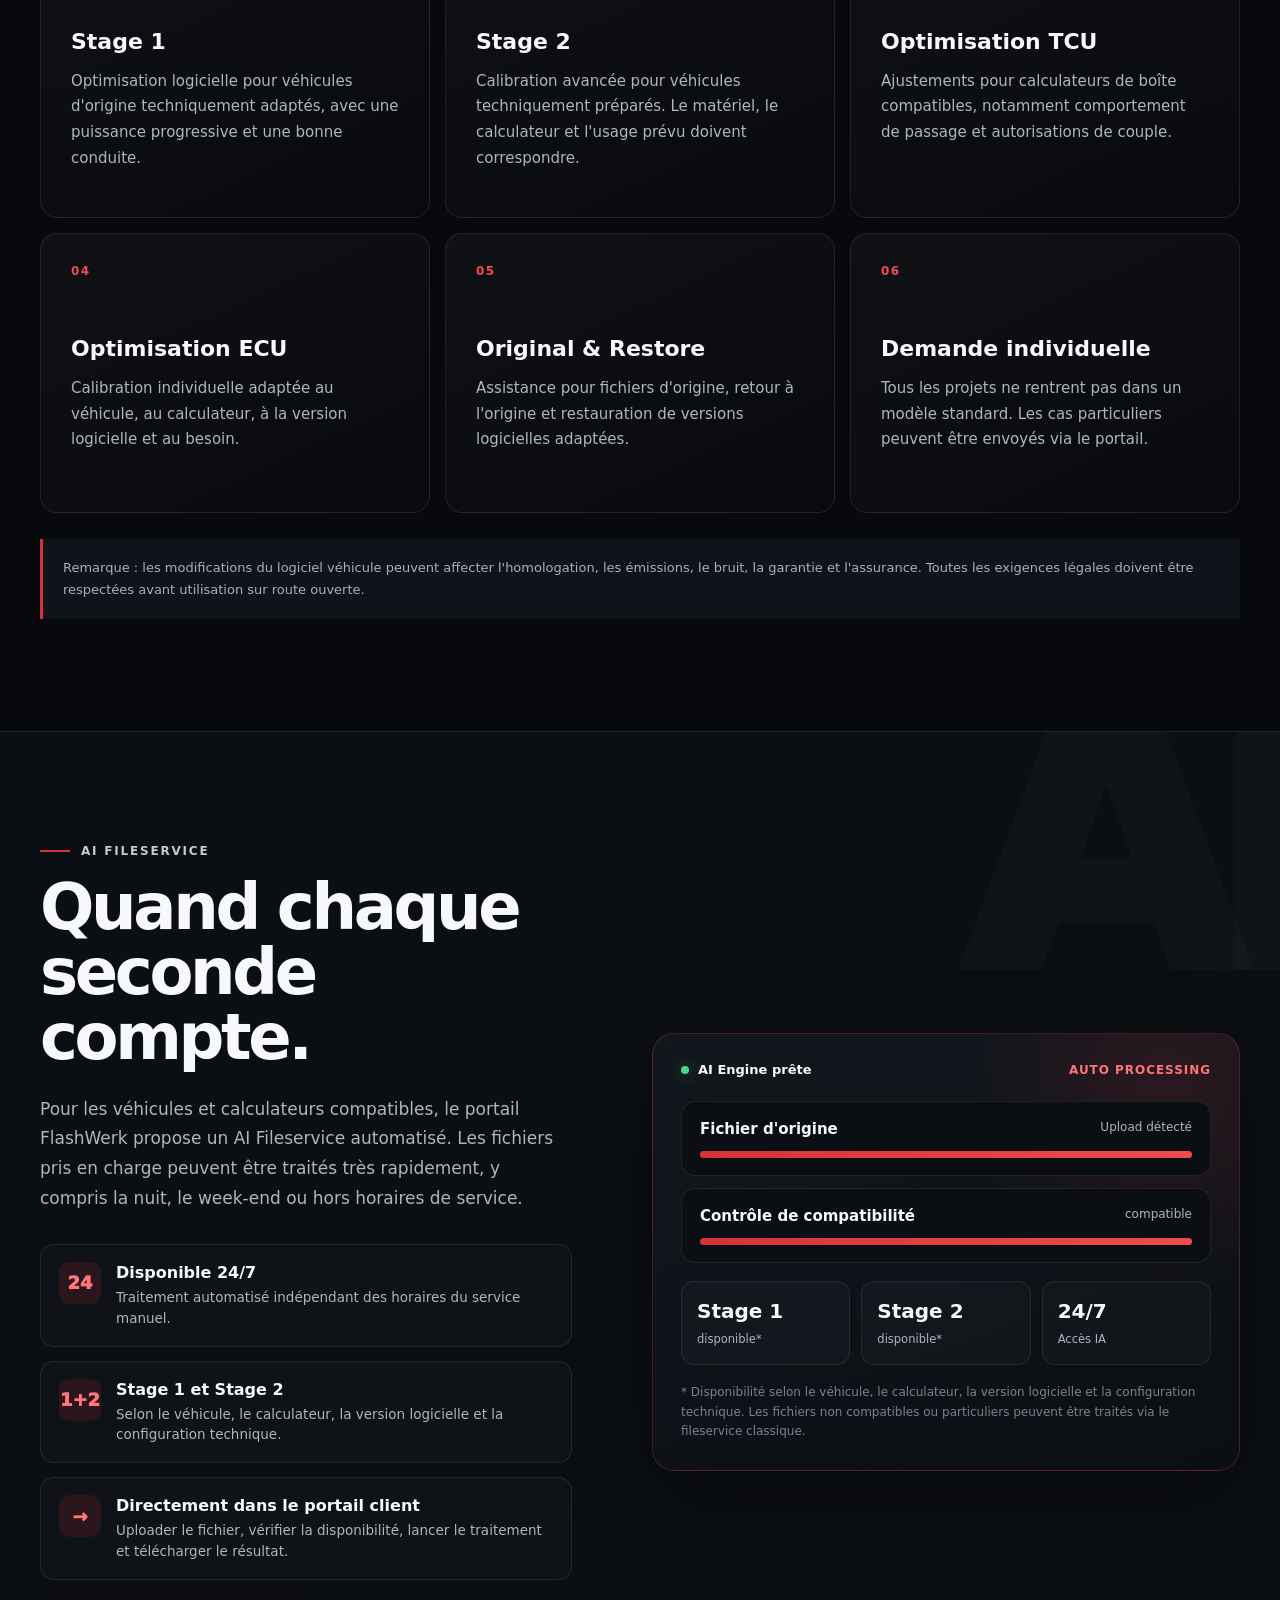
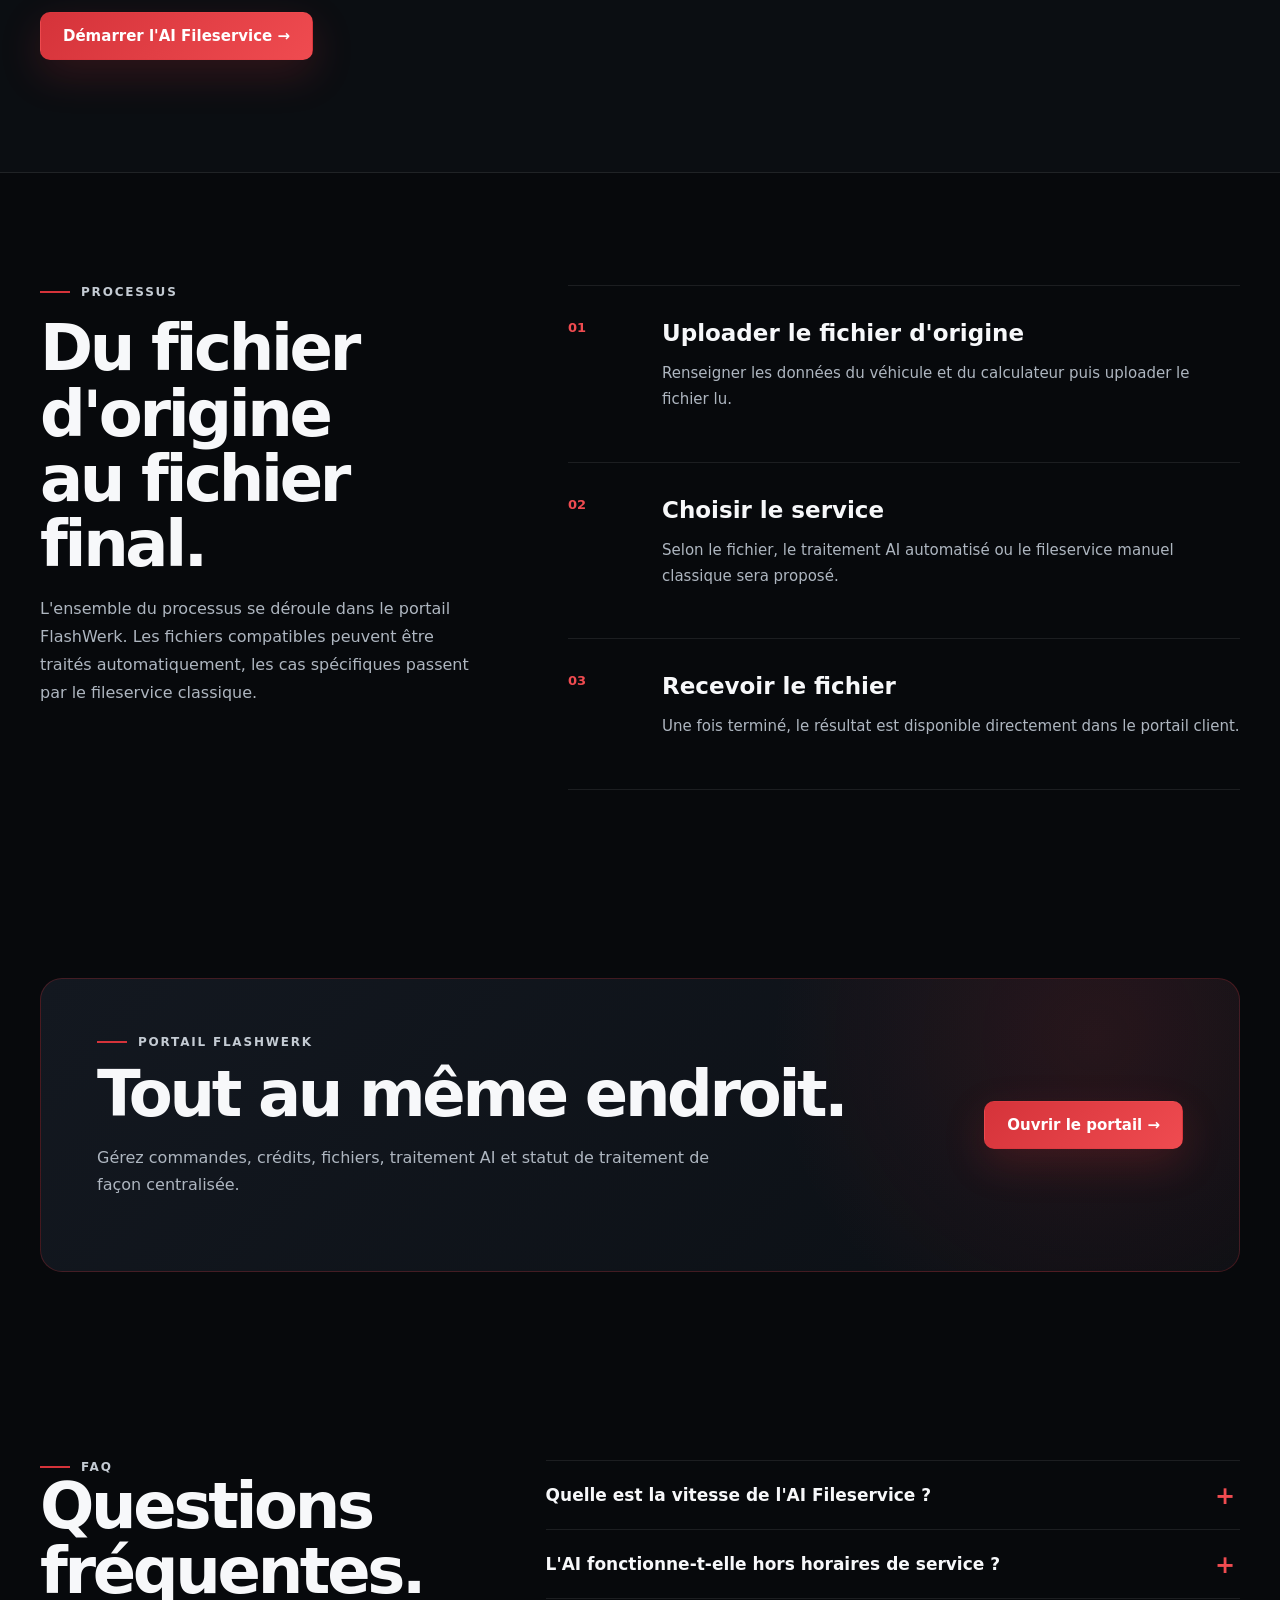
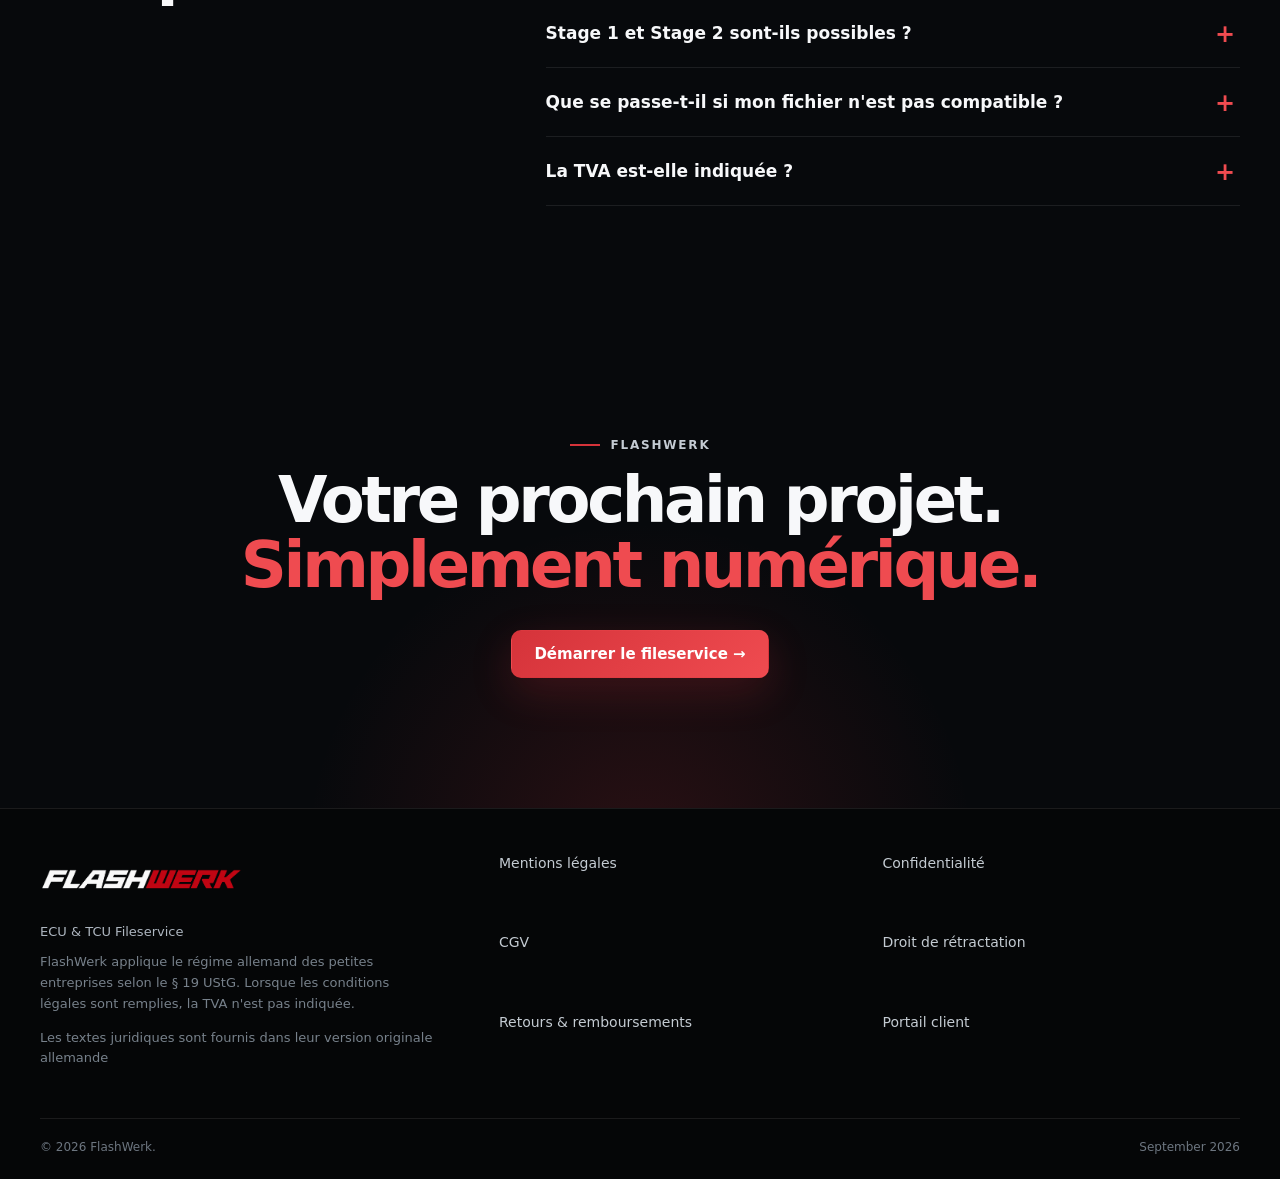
<file: fr/index.html>
<!doctype html><html lang="fr"><head>
<meta charset="utf-8"><meta name="viewport" content="width=device-width,initial-scale=1">
<title>FlashWerk – ECU & TCU Fileservice</title>
<meta name="description" content="FlashWerk associe un fileservice personnalisé à un traitement automatisé des fichiers. Pour les ateliers, préparateurs et spécialistes du diagnostic qui recherchent des processus rapides et une gestion numérique claire.">
<link rel="canonical" href="https://flashwerk.eu/fr/">
<link rel="alternate" hreflang="de" href="https://flashwerk.eu/">
<link rel="alternate" hreflang="en" href="https://flashwerk.eu/en/">
<link rel="alternate" hreflang="nl" href="https://flashwerk.eu/nl/">
<link rel="alternate" hreflang="fr" href="https://flashwerk.eu/fr/">
<link rel="alternate" hreflang="pl" href="https://flashwerk.eu/pl/">
<link rel="alternate" hreflang="x-default" href="https://flashwerk.eu/">
<link rel="stylesheet" href="../styles.css">
</head><body>
<header class="site-header"><div class="container nav">
<a href="../" aria-label="FlashWerk"><img class="logo" src="../flashwerk-logo.png" alt="FlashWerk"></a>
<button class="menu-btn" aria-label="Menu" aria-expanded="false">☰</button>
<nav class="nav-links">
<a href="#leistungen">Services</a><a href="#ai">AI Fileservice</a><a href="#ablauf">Processus</a><a href="#faq">FAQ</a>
<div class="lang-switch"><button class="lang-current" type="button">FR</button><div class="lang-menu"><a class="" href="../index.html"><span class="lang-code">DE</span><span>Deutsch</span></a><a class="" href="../en/"><span class="lang-code">EN</span><span>English</span></a><a class="" href="../nl/"><span class="lang-code">NL</span><span>Nederlands</span></a><a class="active" href="../fr/"><span class="lang-code">FR</span><span>Français</span></a><a class="" href="../pl/"><span class="lang-code">PL</span><span>Polski</span></a></div></div>
<a class="btn btn-small" href="https://portal.flashwerk.eu">Ouvrir le portail</a>
</nav></div></header>

<main>
<section class="hero"><div class="container hero-grid">
<div>
<div class="eyebrow">SERVICE DE FICHIERS ECU & TCU</div>
<h1>Des fichiers professionnels.<br><span class="red">Sans détour.</span></h1>
<p class="hero-copy">FlashWerk associe un fileservice personnalisé à un traitement automatisé des fichiers. Pour les ateliers, préparateurs et spécialistes du diagnostic qui recherchent des processus rapides et une gestion numérique claire.</p>
<div class="hero-actions"><a class="btn btn-primary" href="https://portal.flashwerk.eu">Démarrer le fileservice →</a><a class="btn btn-secondary" href="#ai">Découvrir l'AI Fileservice</a></div>
<div class="hero-trust"><span>Stage 1 & Stage 2</span><span>ECU & TCU</span><span>IA 24/7 pour fichiers compatibles</span></div>
</div>
<aside class="hero-panel">
<div class="panel-top"><span class="live">Portail en ligne</span><span class="panel-tag">AI Fileservice</span></div>
<div class="panel-kicker">TRAITEMENT AUTOMATISÉ</div>
<div class="panel-big">En quelques secondes.</div>
<p class="panel-sub">Les fichiers compatibles sont détectés et traités automatiquement, indépendamment des horaires du service manuel.</p>
<div class="panel-features"><div class="panel-feature"><strong>Stage 1</strong><span>pour configurations d'origine compatibles</span></div><div class="panel-feature"><strong>Stage 2</strong><span>pour configurations techniques adaptées</span></div><div class="panel-feature"><strong>24/7</strong><span>traitement automatisé</span></div><div class="panel-feature"><strong>1 portail</strong><span>upload, crédits et téléchargement</span></div></div>
</aside></div></section>

<section class="metric-strip"><div class="container metric-grid"><div class="metric"><strong>24/7</strong><span>AI Fileservice pour fichiers compatibles</span></div><div class="metric"><strong>Stage 1 + 2</strong><span>selon le véhicule et la configuration</span></div><div class="metric"><strong>ECU & TCU</strong><span>traitement pour calculateurs adaptés</span></div><div class="metric"><strong>100 % numérique</strong><span>commande, fichier et statut dans le portail</span></div></div></section>

<section class="section" id="leistungen"><div class="container">
<div class="section-label">SERVICES</div>
<div class="section-head"><h2>Fileservice pour<br>calculateurs modernes.</h2><p>Du Stage 1 proche de l'origine au Stage 2 avancé et au traitement individuel des fichiers.</p></div>
<div class="cards"><article class="card"><div class="card-no">01</div><h3>Stage 1</h3><p>Optimisation logicielle pour véhicules d'origine techniquement adaptés, avec une puissance progressive et une bonne conduite.</p></article><article class="card"><div class="card-no">02</div><h3>Stage 2</h3><p>Calibration avancée pour véhicules techniquement préparés. Le matériel, le calculateur et l'usage prévu doivent correspondre.</p></article><article class="card"><div class="card-no">03</div><h3>Optimisation TCU</h3><p>Ajustements pour calculateurs de boîte compatibles, notamment comportement de passage et autorisations de couple.</p></article><article class="card"><div class="card-no">04</div><h3>Optimisation ECU</h3><p>Calibration individuelle adaptée au véhicule, au calculateur, à la version logicielle et au besoin.</p></article><article class="card"><div class="card-no">05</div><h3>Original & Restore</h3><p>Assistance pour fichiers d'origine, retour à l'origine et restauration de versions logicielles adaptées.</p></article><article class="card"><div class="card-no">06</div><h3>Demande individuelle</h3><p>Tous les projets ne rentrent pas dans un modèle standard. Les cas particuliers peuvent être envoyés via le portail.</p></article></div>
<div class="notice">Remarque : les modifications du logiciel véhicule peuvent affecter l'homologation, les émissions, le bruit, la garantie et l'assurance. Toutes les exigences légales doivent être respectées avant utilisation sur route ouverte.</div>
</div></section>

<section class="section section-alt ai-section" id="ai"><div class="container ai-grid">
<div class="ai-copy">
<div class="section-label">AI FILESERVICE</div>
<h2>Quand chaque seconde<br>compte.</h2>
<p>Pour les véhicules et calculateurs compatibles, le portail FlashWerk propose un AI Fileservice automatisé. Les fichiers pris en charge peuvent être traités très rapidement, y compris la nuit, le week-end ou hors horaires de service.</p>
<div class="ai-benefits"><div class="ai-benefit"><div class="ai-icon">24</div><div><strong>Disponible 24/7</strong><span>Traitement automatisé indépendant des horaires du service manuel.</span></div></div><div class="ai-benefit"><div class="ai-icon">1+2</div><div><strong>Stage 1 et Stage 2</strong><span>Selon le véhicule, le calculateur, la version logicielle et la configuration technique.</span></div></div><div class="ai-benefit"><div class="ai-icon">→</div><div><strong>Directement dans le portail client</strong><span>Uploader le fichier, vérifier la disponibilité, lancer le traitement et télécharger le résultat.</span></div></div></div>
<a class="btn btn-primary" href="https://portal.flashwerk.eu">Démarrer l'AI Fileservice →</a>
</div>
<div class="ai-console">
<div class="console-top"><span class="console-status">AI Engine prête</span><span class="console-speed">AUTO PROCESSING</span></div>
<div class="console-file"><div class="console-file-head"><strong>Fichier d'origine</strong><span>Upload détecté</span></div><div class="progress"><span></span></div></div>
<div class="console-file"><div class="console-file-head"><strong>Contrôle de compatibilité</strong><span>compatible</span></div><div class="progress"><span></span></div></div>
<div class="console-options"><div class="console-option"><strong>Stage 1</strong><span>disponible*</span></div><div class="console-option"><strong>Stage 2</strong><span>disponible*</span></div><div class="console-option"><strong>24/7</strong><span>Accès IA</span></div></div>
<p class="console-note">* Disponibilité selon le véhicule, le calculateur, la version logicielle et la configuration technique. Les fichiers non compatibles ou particuliers peuvent être traités via le fileservice classique.</p>
</div></div></section>

<section class="section" id="ablauf"><div class="container process-grid">
<div class="process-copy"><div class="section-label">PROCESSUS</div><h2>Du fichier d'origine<br>au fichier final.</h2><p>L'ensemble du processus se déroule dans le portail FlashWerk. Les fichiers compatibles peuvent être traités automatiquement, les cas spécifiques passent par le fileservice classique.</p></div>
<div class="process"><div class="step"><span class="step-no">01</span><div><h3>Uploader le fichier d'origine</h3><p>Renseigner les données du véhicule et du calculateur puis uploader le fichier lu.</p></div></div><div class="step"><span class="step-no">02</span><div><h3>Choisir le service</h3><p>Selon le fichier, le traitement AI automatisé ou le fileservice manuel classique sera proposé.</p></div></div><div class="step"><span class="step-no">03</span><div><h3>Recevoir le fichier</h3><p>Une fois terminé, le résultat est disponible directement dans le portail client.</p></div></div></div>
</div></section>

<section class="portal-section"><div class="container portal-box">
<div><div class="section-label">PORTAIL FLASHWERK</div><h2>Tout au même endroit.</h2><p>Gérez commandes, crédits, fichiers, traitement AI et statut de traitement de façon centralisée.</p></div>
<a class="btn btn-primary" href="https://portal.flashwerk.eu">Ouvrir le portail →</a>
</div></section>

<section class="section" id="faq"><div class="container faq-wrap">
<div><div class="section-label">FAQ</div><h2>Questions fréquentes.</h2></div>
<div class="faq-list"><details><summary>Quelle est la vitesse de l'AI Fileservice ?</summary><p>Pour les fichiers compatibles, le traitement automatisé est très rapide. La durée réelle peut varier selon le fichier et la charge du système.</p></details><details><summary>L'AI fonctionne-t-elle hors horaires de service ?</summary><p>Oui. Le traitement automatisé des fichiers compatibles est disponible indépendamment des horaires du service manuel.</p></details><details><summary>Stage 1 et Stage 2 sont-ils possibles ?</summary><p>Oui, si le véhicule, le calculateur, la version logicielle et la configuration technique sont adaptés.</p></details><details><summary>Que se passe-t-il si mon fichier n'est pas compatible ?</summary><p>Le projet peut alors être traité via le fileservice classique. Les cas particuliers ne sont pas forcés en traitement automatique.</p></details><details><summary>La TVA est-elle indiquée ?</summary><p>FlashWerk applique le régime allemand des petites entreprises selon le § 19 UStG. Lorsque les conditions légales sont remplies, la TVA n'est pas indiquée.</p></details></div>
</div></section>

<section class="final-cta"><div class="container"><div class="section-label">FLASHWERK</div><h2>Votre prochain projet.<br><span class='red'>Simplement numérique.</span></h2><a class="btn btn-primary" href="https://portal.flashwerk.eu">Démarrer le fileservice →</a></div></section>
</main>

<footer><div class="container footer-grid">
<div class="footer-brand"><img class="footer-logo" src="../flashwerk-logo.png" alt="FlashWerk"><p>ECU & TCU Fileservice</p><p class="small-business">FlashWerk applique le régime allemand des petites entreprises selon le § 19 UStG. Lorsque les conditions légales sont remplies, la TVA n'est pas indiquée.</p><p class="small-business">Les textes juridiques sont fournis dans leur version originale allemande</p></div>
<div class="footer-links">
<a href="../impressum.html">Mentions légales</a>
<a href="../datenschutz.html">Confidentialité</a>
<a href="../agb.html">CGV</a>
<a href="../widerruf.html">Droit de rétractation</a>
<a href="../rueckgabe.html">Retours & remboursements</a>
<a href="https://portal.flashwerk.eu">Portail client</a>
</div></div>
<div class="container copyright"><span>© <span data-year></span> FlashWerk.</span><span>September 2026</span></div></footer>
<script src="../script.js"></script></body></html>
</file>
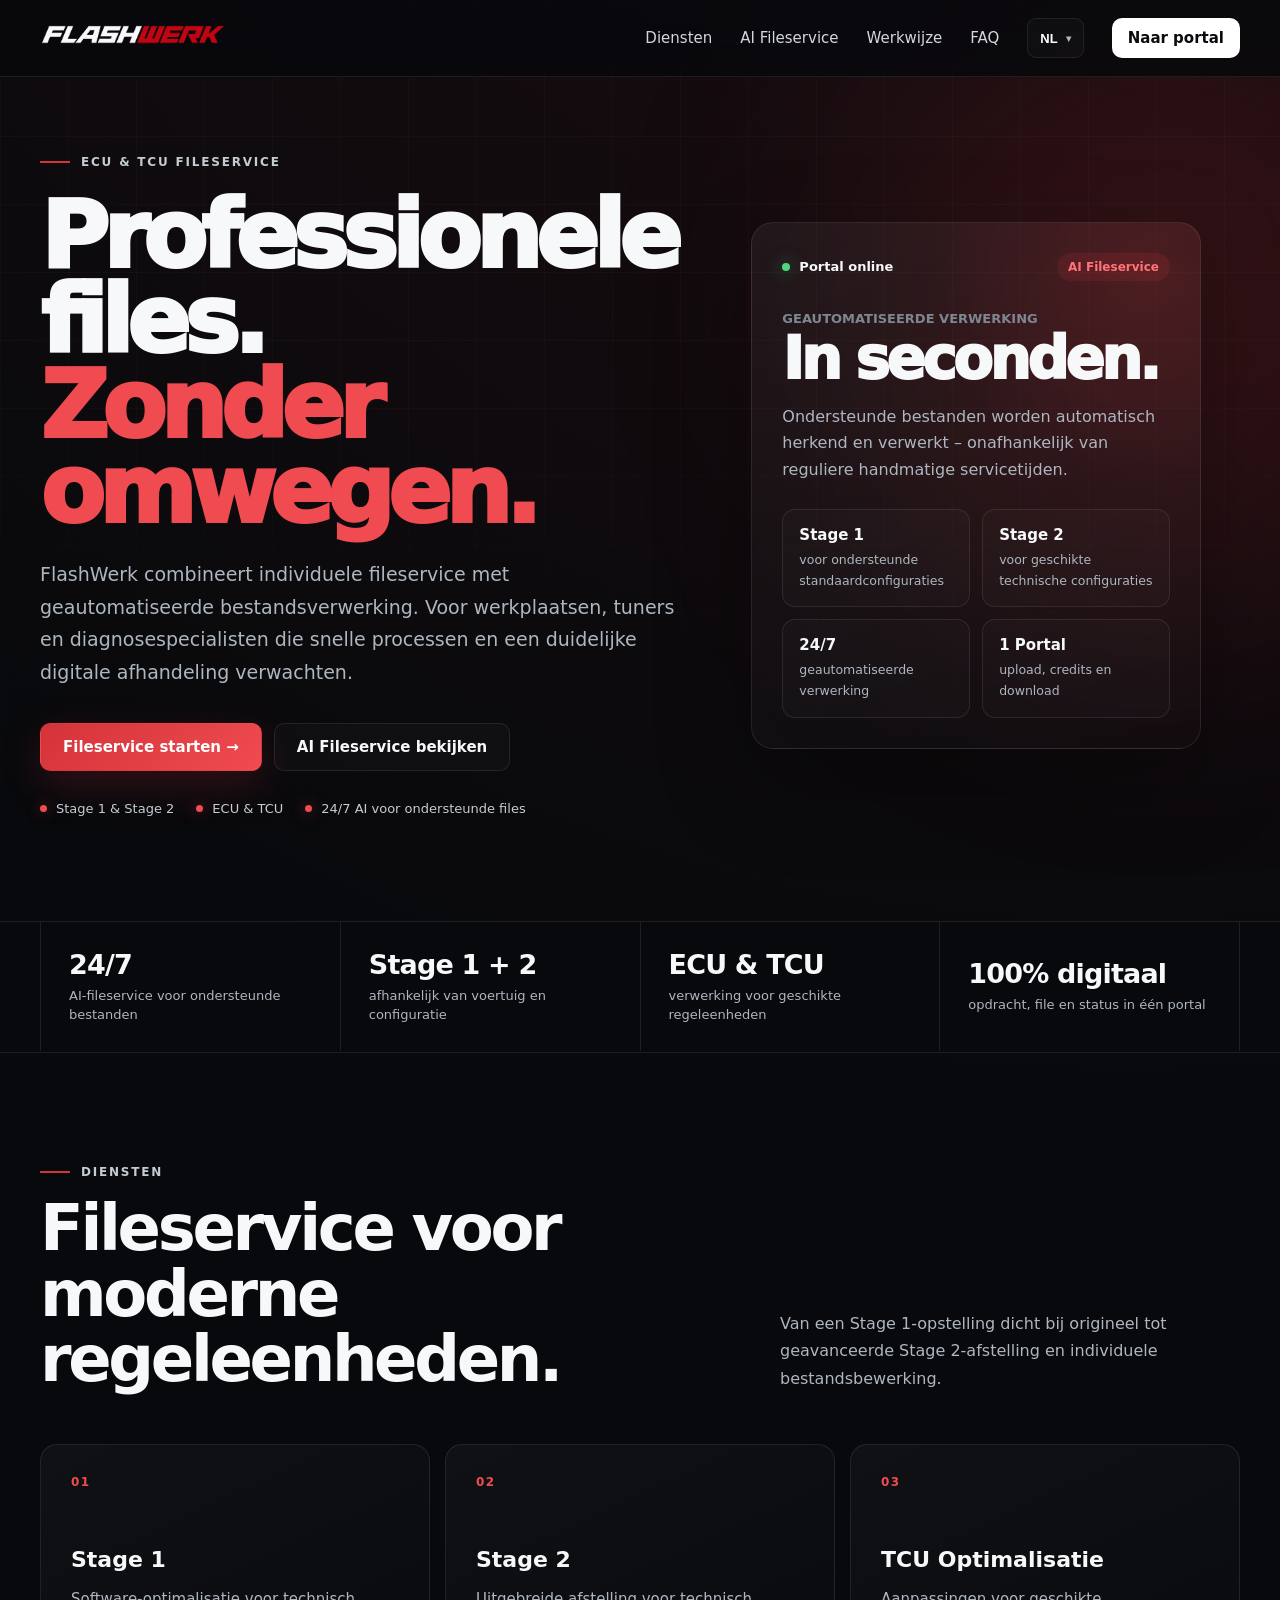
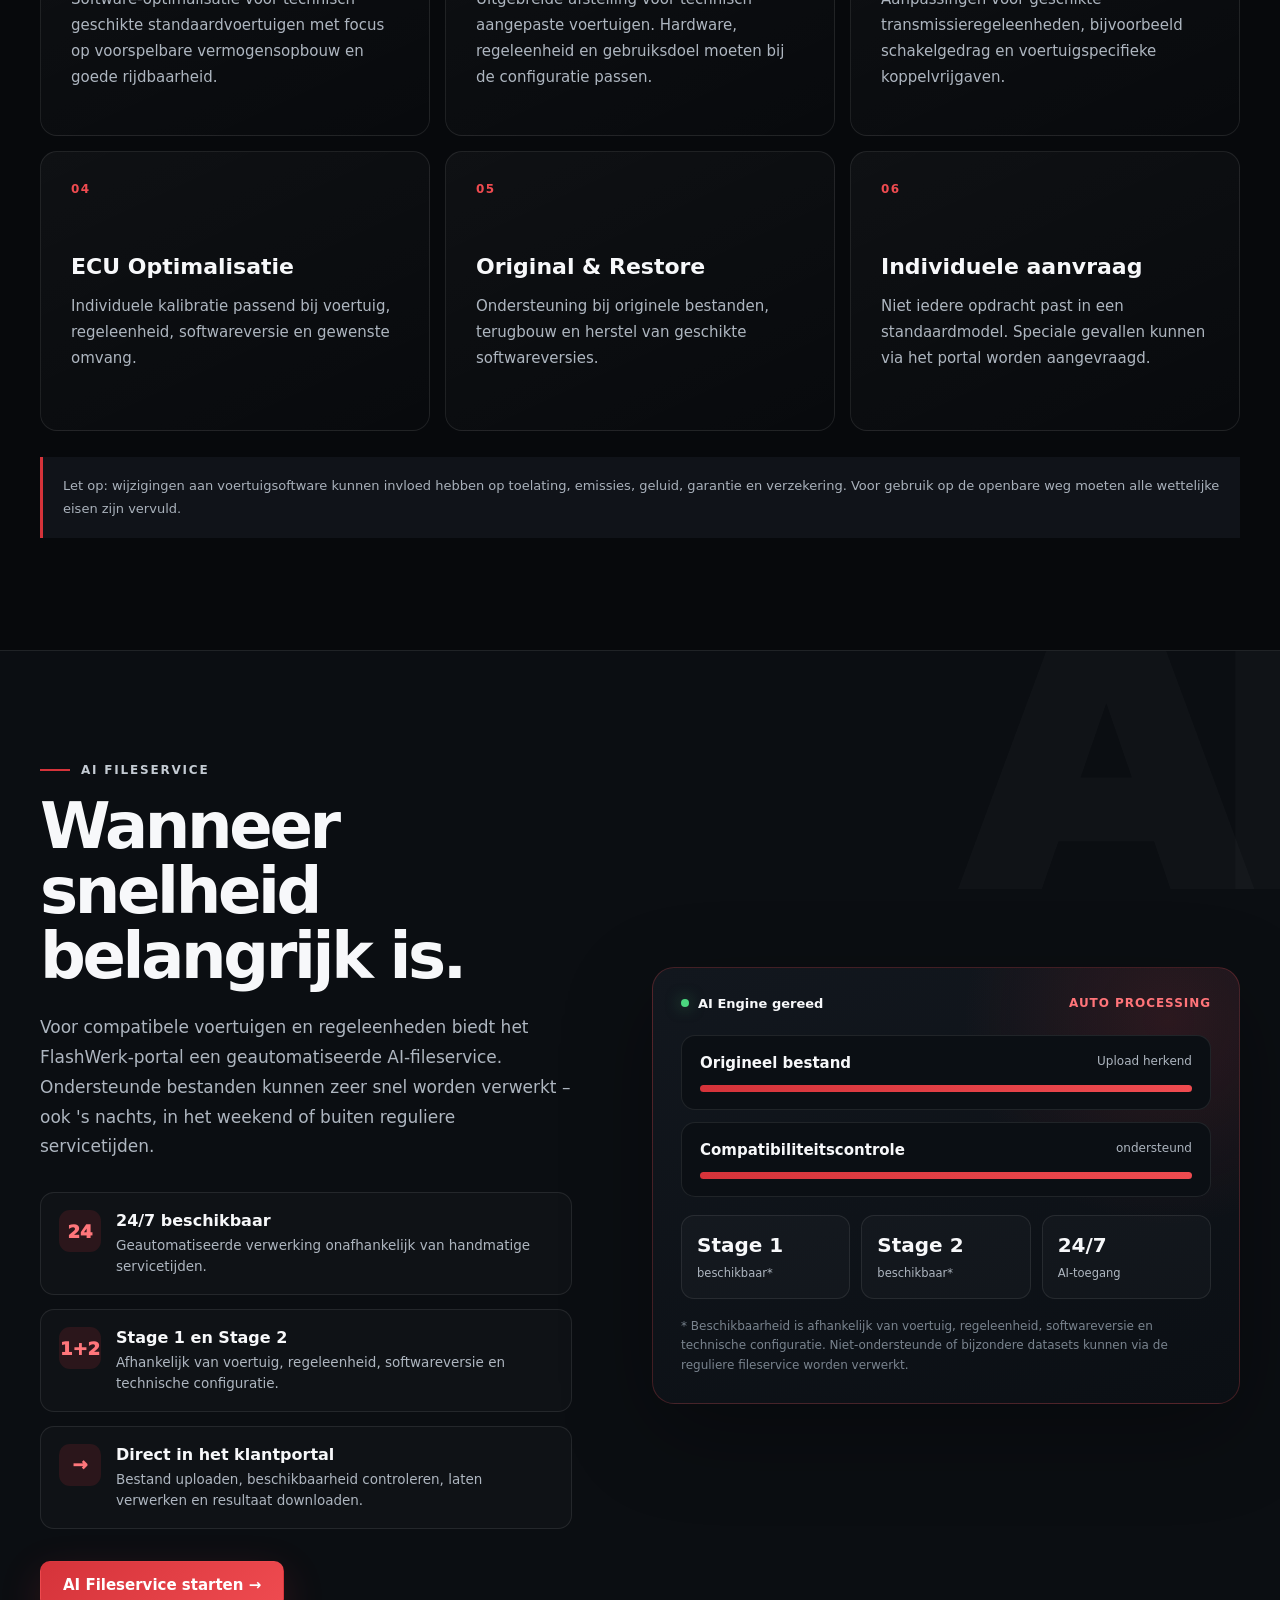
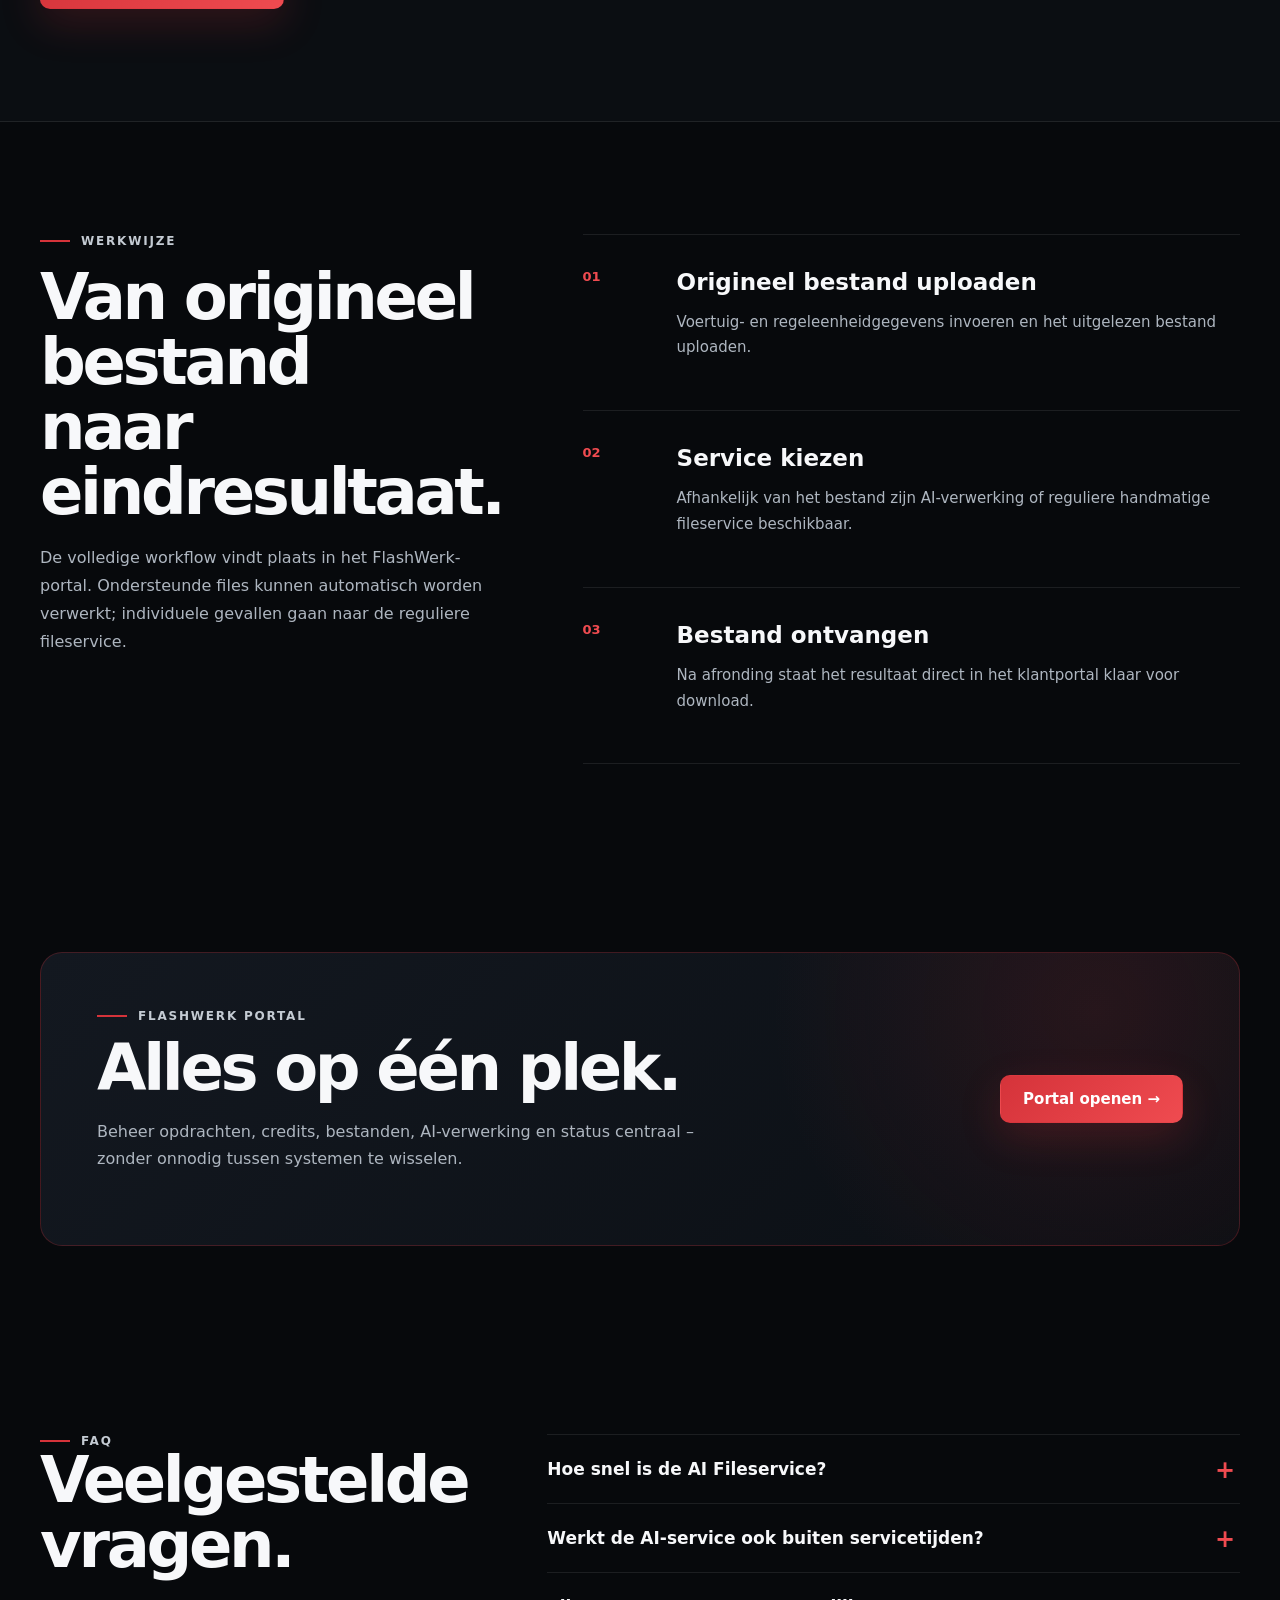
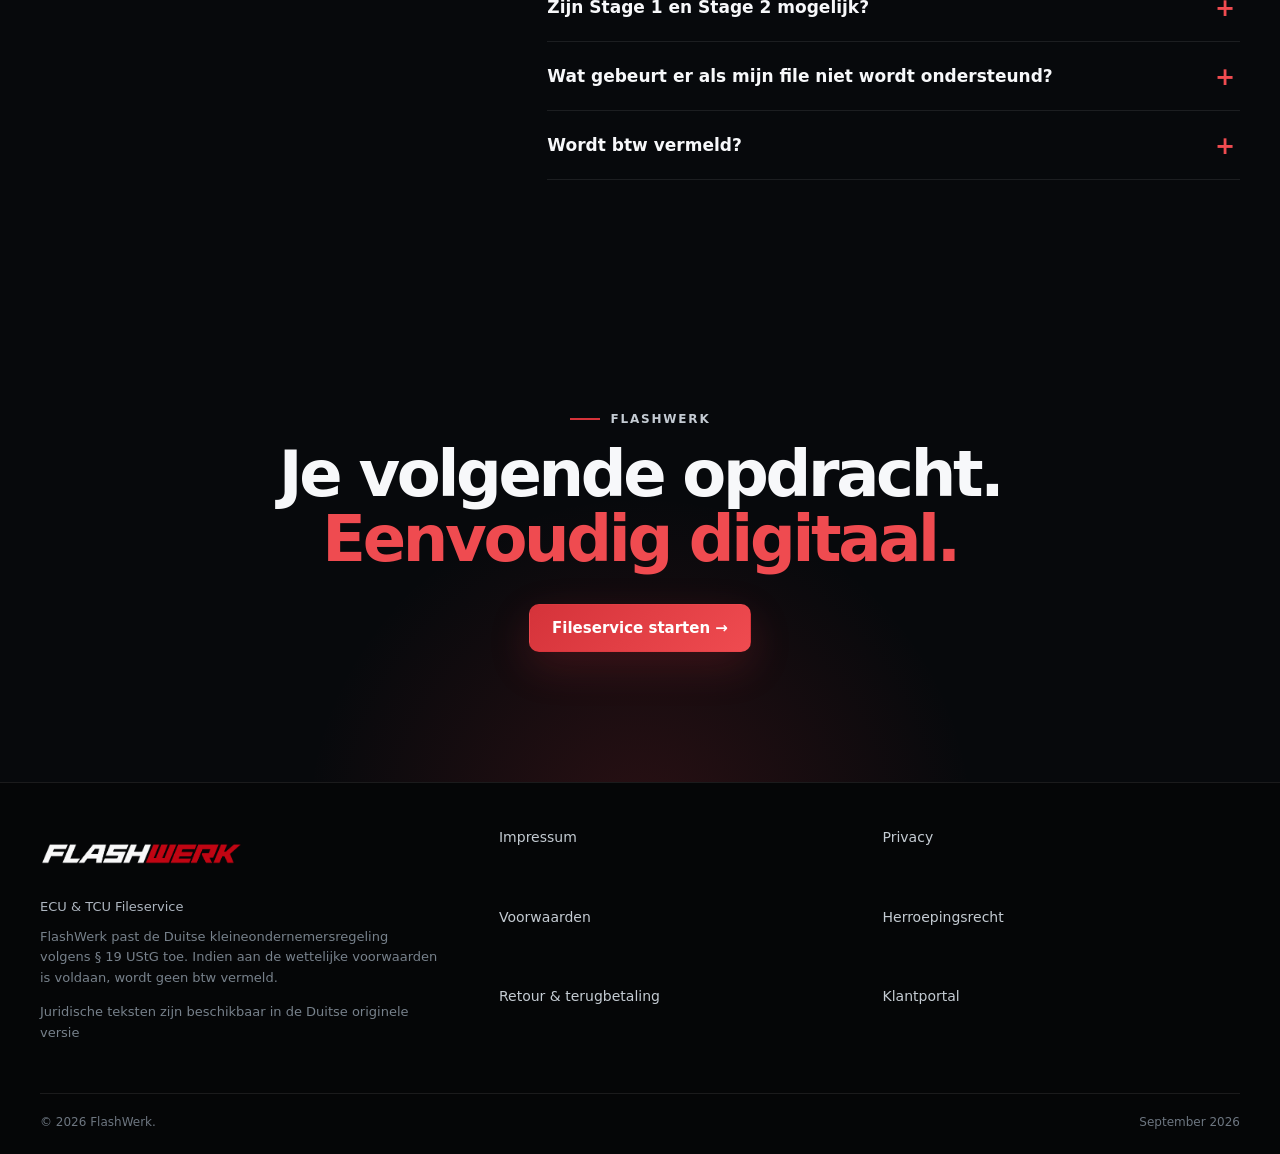
<file: nl/index.html>
<!doctype html><html lang="nl"><head>
<meta charset="utf-8"><meta name="viewport" content="width=device-width,initial-scale=1">
<title>FlashWerk – ECU & TCU Fileservice</title>
<meta name="description" content="FlashWerk combineert individuele fileservice met geautomatiseerde bestandsverwerking. Voor werkplaatsen, tuners en diagnosespecialisten die snelle processen en een duidelijke digitale afhandeling verwachten.">
<link rel="canonical" href="https://flashwerk.eu/nl/">
<link rel="alternate" hreflang="de" href="https://flashwerk.eu/">
<link rel="alternate" hreflang="en" href="https://flashwerk.eu/en/">
<link rel="alternate" hreflang="nl" href="https://flashwerk.eu/nl/">
<link rel="alternate" hreflang="fr" href="https://flashwerk.eu/fr/">
<link rel="alternate" hreflang="pl" href="https://flashwerk.eu/pl/">
<link rel="alternate" hreflang="x-default" href="https://flashwerk.eu/">
<link rel="stylesheet" href="../styles.css">
</head><body>
<header class="site-header"><div class="container nav">
<a href="../" aria-label="FlashWerk"><img class="logo" src="../flashwerk-logo.png" alt="FlashWerk"></a>
<button class="menu-btn" aria-label="Menu" aria-expanded="false">☰</button>
<nav class="nav-links">
<a href="#leistungen">Diensten</a><a href="#ai">AI Fileservice</a><a href="#ablauf">Werkwijze</a><a href="#faq">FAQ</a>
<div class="lang-switch"><button class="lang-current" type="button">NL</button><div class="lang-menu"><a class="" href="../index.html"><span class="lang-code">DE</span><span>Deutsch</span></a><a class="" href="../en/"><span class="lang-code">EN</span><span>English</span></a><a class="active" href="../nl/"><span class="lang-code">NL</span><span>Nederlands</span></a><a class="" href="../fr/"><span class="lang-code">FR</span><span>Français</span></a><a class="" href="../pl/"><span class="lang-code">PL</span><span>Polski</span></a></div></div>
<a class="btn btn-small" href="https://portal.flashwerk.eu">Naar portal</a>
</nav></div></header>

<main>
<section class="hero"><div class="container hero-grid">
<div>
<div class="eyebrow">ECU & TCU FILESERVICE</div>
<h1>Professionele files.<br><span class="red">Zonder omwegen.</span></h1>
<p class="hero-copy">FlashWerk combineert individuele fileservice met geautomatiseerde bestandsverwerking. Voor werkplaatsen, tuners en diagnosespecialisten die snelle processen en een duidelijke digitale afhandeling verwachten.</p>
<div class="hero-actions"><a class="btn btn-primary" href="https://portal.flashwerk.eu">Fileservice starten →</a><a class="btn btn-secondary" href="#ai">AI Fileservice bekijken</a></div>
<div class="hero-trust"><span>Stage 1 & Stage 2</span><span>ECU & TCU</span><span>24/7 AI voor ondersteunde files</span></div>
</div>
<aside class="hero-panel">
<div class="panel-top"><span class="live">Portal online</span><span class="panel-tag">AI Fileservice</span></div>
<div class="panel-kicker">GEAUTOMATISEERDE VERWERKING</div>
<div class="panel-big">In seconden.</div>
<p class="panel-sub">Ondersteunde bestanden worden automatisch herkend en verwerkt – onafhankelijk van reguliere handmatige servicetijden.</p>
<div class="panel-features"><div class="panel-feature"><strong>Stage 1</strong><span>voor ondersteunde standaardconfiguraties</span></div><div class="panel-feature"><strong>Stage 2</strong><span>voor geschikte technische configuraties</span></div><div class="panel-feature"><strong>24/7</strong><span>geautomatiseerde verwerking</span></div><div class="panel-feature"><strong>1 Portal</strong><span>upload, credits en download</span></div></div>
</aside></div></section>

<section class="metric-strip"><div class="container metric-grid"><div class="metric"><strong>24/7</strong><span>AI-fileservice voor ondersteunde bestanden</span></div><div class="metric"><strong>Stage 1 + 2</strong><span>afhankelijk van voertuig en configuratie</span></div><div class="metric"><strong>ECU & TCU</strong><span>verwerking voor geschikte regeleenheden</span></div><div class="metric"><strong>100% digitaal</strong><span>opdracht, file en status in één portal</span></div></div></section>

<section class="section" id="leistungen"><div class="container">
<div class="section-label">DIENSTEN</div>
<div class="section-head"><h2>Fileservice voor<br>moderne regeleenheden.</h2><p>Van een Stage 1-opstelling dicht bij origineel tot geavanceerde Stage 2-afstelling en individuele bestandsbewerking.</p></div>
<div class="cards"><article class="card"><div class="card-no">01</div><h3>Stage 1</h3><p>Software-optimalisatie voor technisch geschikte standaardvoertuigen met focus op voorspelbare vermogensopbouw en goede rijdbaarheid.</p></article><article class="card"><div class="card-no">02</div><h3>Stage 2</h3><p>Uitgebreide afstelling voor technisch aangepaste voertuigen. Hardware, regeleenheid en gebruiksdoel moeten bij de configuratie passen.</p></article><article class="card"><div class="card-no">03</div><h3>TCU Optimalisatie</h3><p>Aanpassingen voor geschikte transmissieregeleenheden, bijvoorbeeld schakelgedrag en voertuigspecifieke koppelvrijgaven.</p></article><article class="card"><div class="card-no">04</div><h3>ECU Optimalisatie</h3><p>Individuele kalibratie passend bij voertuig, regeleenheid, softwareversie en gewenste omvang.</p></article><article class="card"><div class="card-no">05</div><h3>Original & Restore</h3><p>Ondersteuning bij originele bestanden, terugbouw en herstel van geschikte softwareversies.</p></article><article class="card"><div class="card-no">06</div><h3>Individuele aanvraag</h3><p>Niet iedere opdracht past in een standaardmodel. Speciale gevallen kunnen via het portal worden aangevraagd.</p></article></div>
<div class="notice">Let op: wijzigingen aan voertuigsoftware kunnen invloed hebben op toelating, emissies, geluid, garantie en verzekering. Voor gebruik op de openbare weg moeten alle wettelijke eisen zijn vervuld.</div>
</div></section>

<section class="section section-alt ai-section" id="ai"><div class="container ai-grid">
<div class="ai-copy">
<div class="section-label">AI FILESERVICE</div>
<h2>Wanneer snelheid<br>belangrijk is.</h2>
<p>Voor compatibele voertuigen en regeleenheden biedt het FlashWerk-portal een geautomatiseerde AI-fileservice. Ondersteunde bestanden kunnen zeer snel worden verwerkt – ook 's nachts, in het weekend of buiten reguliere servicetijden.</p>
<div class="ai-benefits"><div class="ai-benefit"><div class="ai-icon">24</div><div><strong>24/7 beschikbaar</strong><span>Geautomatiseerde verwerking onafhankelijk van handmatige servicetijden.</span></div></div><div class="ai-benefit"><div class="ai-icon">1+2</div><div><strong>Stage 1 en Stage 2</strong><span>Afhankelijk van voertuig, regeleenheid, softwareversie en technische configuratie.</span></div></div><div class="ai-benefit"><div class="ai-icon">→</div><div><strong>Direct in het klantportal</strong><span>Bestand uploaden, beschikbaarheid controleren, laten verwerken en resultaat downloaden.</span></div></div></div>
<a class="btn btn-primary" href="https://portal.flashwerk.eu">AI Fileservice starten →</a>
</div>
<div class="ai-console">
<div class="console-top"><span class="console-status">AI Engine gereed</span><span class="console-speed">AUTO PROCESSING</span></div>
<div class="console-file"><div class="console-file-head"><strong>Origineel bestand</strong><span>Upload herkend</span></div><div class="progress"><span></span></div></div>
<div class="console-file"><div class="console-file-head"><strong>Compatibiliteitscontrole</strong><span>ondersteund</span></div><div class="progress"><span></span></div></div>
<div class="console-options"><div class="console-option"><strong>Stage 1</strong><span>beschikbaar*</span></div><div class="console-option"><strong>Stage 2</strong><span>beschikbaar*</span></div><div class="console-option"><strong>24/7</strong><span>AI-toegang</span></div></div>
<p class="console-note">* Beschikbaarheid is afhankelijk van voertuig, regeleenheid, softwareversie en technische configuratie. Niet-ondersteunde of bijzondere datasets kunnen via de reguliere fileservice worden verwerkt.</p>
</div></div></section>

<section class="section" id="ablauf"><div class="container process-grid">
<div class="process-copy"><div class="section-label">WERKWIJZE</div><h2>Van origineel bestand<br>naar eindresultaat.</h2><p>De volledige workflow vindt plaats in het FlashWerk-portal. Ondersteunde files kunnen automatisch worden verwerkt; individuele gevallen gaan naar de reguliere fileservice.</p></div>
<div class="process"><div class="step"><span class="step-no">01</span><div><h3>Origineel bestand uploaden</h3><p>Voertuig- en regeleenheidgegevens invoeren en het uitgelezen bestand uploaden.</p></div></div><div class="step"><span class="step-no">02</span><div><h3>Service kiezen</h3><p>Afhankelijk van het bestand zijn AI-verwerking of reguliere handmatige fileservice beschikbaar.</p></div></div><div class="step"><span class="step-no">03</span><div><h3>Bestand ontvangen</h3><p>Na afronding staat het resultaat direct in het klantportal klaar voor download.</p></div></div></div>
</div></section>

<section class="portal-section"><div class="container portal-box">
<div><div class="section-label">FLASHWERK PORTAL</div><h2>Alles op één plek.</h2><p>Beheer opdrachten, credits, bestanden, AI-verwerking en status centraal – zonder onnodig tussen systemen te wisselen.</p></div>
<a class="btn btn-primary" href="https://portal.flashwerk.eu">Portal openen →</a>
</div></section>

<section class="section" id="faq"><div class="container faq-wrap">
<div><div class="section-label">FAQ</div><h2>Veelgestelde vragen.</h2></div>
<div class="faq-list"><details><summary>Hoe snel is de AI Fileservice?</summary><p>Bij ondersteunde datasets verloopt de automatische verwerking zeer snel. De werkelijke duur kan per bestand en systeembelasting verschillen.</p></details><details><summary>Werkt de AI-service ook buiten servicetijden?</summary><p>Ja. Automatische verwerking van ondersteunde bestanden is onafhankelijk van reguliere handmatige servicetijden beschikbaar.</p></details><details><summary>Zijn Stage 1 en Stage 2 mogelijk?</summary><p>Ja, mits voertuig, regeleenheid, softwareversie en technische configuratie geschikt zijn.</p></details><details><summary>Wat gebeurt er als mijn file niet wordt ondersteund?</summary><p>Dan kan de opdracht via de reguliere fileservice worden verwerkt. Bijzondere datasets worden niet geforceerd automatisch behandeld.</p></details><details><summary>Wordt btw vermeld?</summary><p>FlashWerk gebruikt de Duitse kleineondernemersregeling volgens § 19 UStG. Indien aan de wettelijke voorwaarden is voldaan, wordt geen btw vermeld.</p></details></div>
</div></section>

<section class="final-cta"><div class="container"><div class="section-label">FLASHWERK</div><h2>Je volgende opdracht.<br><span class='red'>Eenvoudig digitaal.</span></h2><a class="btn btn-primary" href="https://portal.flashwerk.eu">Fileservice starten →</a></div></section>
</main>

<footer><div class="container footer-grid">
<div class="footer-brand"><img class="footer-logo" src="../flashwerk-logo.png" alt="FlashWerk"><p>ECU & TCU Fileservice</p><p class="small-business">FlashWerk past de Duitse kleineondernemersregeling volgens § 19 UStG toe. Indien aan de wettelijke voorwaarden is voldaan, wordt geen btw vermeld.</p><p class="small-business">Juridische teksten zijn beschikbaar in de Duitse originele versie</p></div>
<div class="footer-links">
<a href="../impressum.html">Impressum</a>
<a href="../datenschutz.html">Privacy</a>
<a href="../agb.html">Voorwaarden</a>
<a href="../widerruf.html">Herroepingsrecht</a>
<a href="../rueckgabe.html">Retour & terugbetaling</a>
<a href="https://portal.flashwerk.eu">Klantportal</a>
</div></div>
<div class="container copyright"><span>© <span data-year></span> FlashWerk.</span><span>September 2026</span></div></footer>
<script src="../script.js"></script></body></html>
</file>
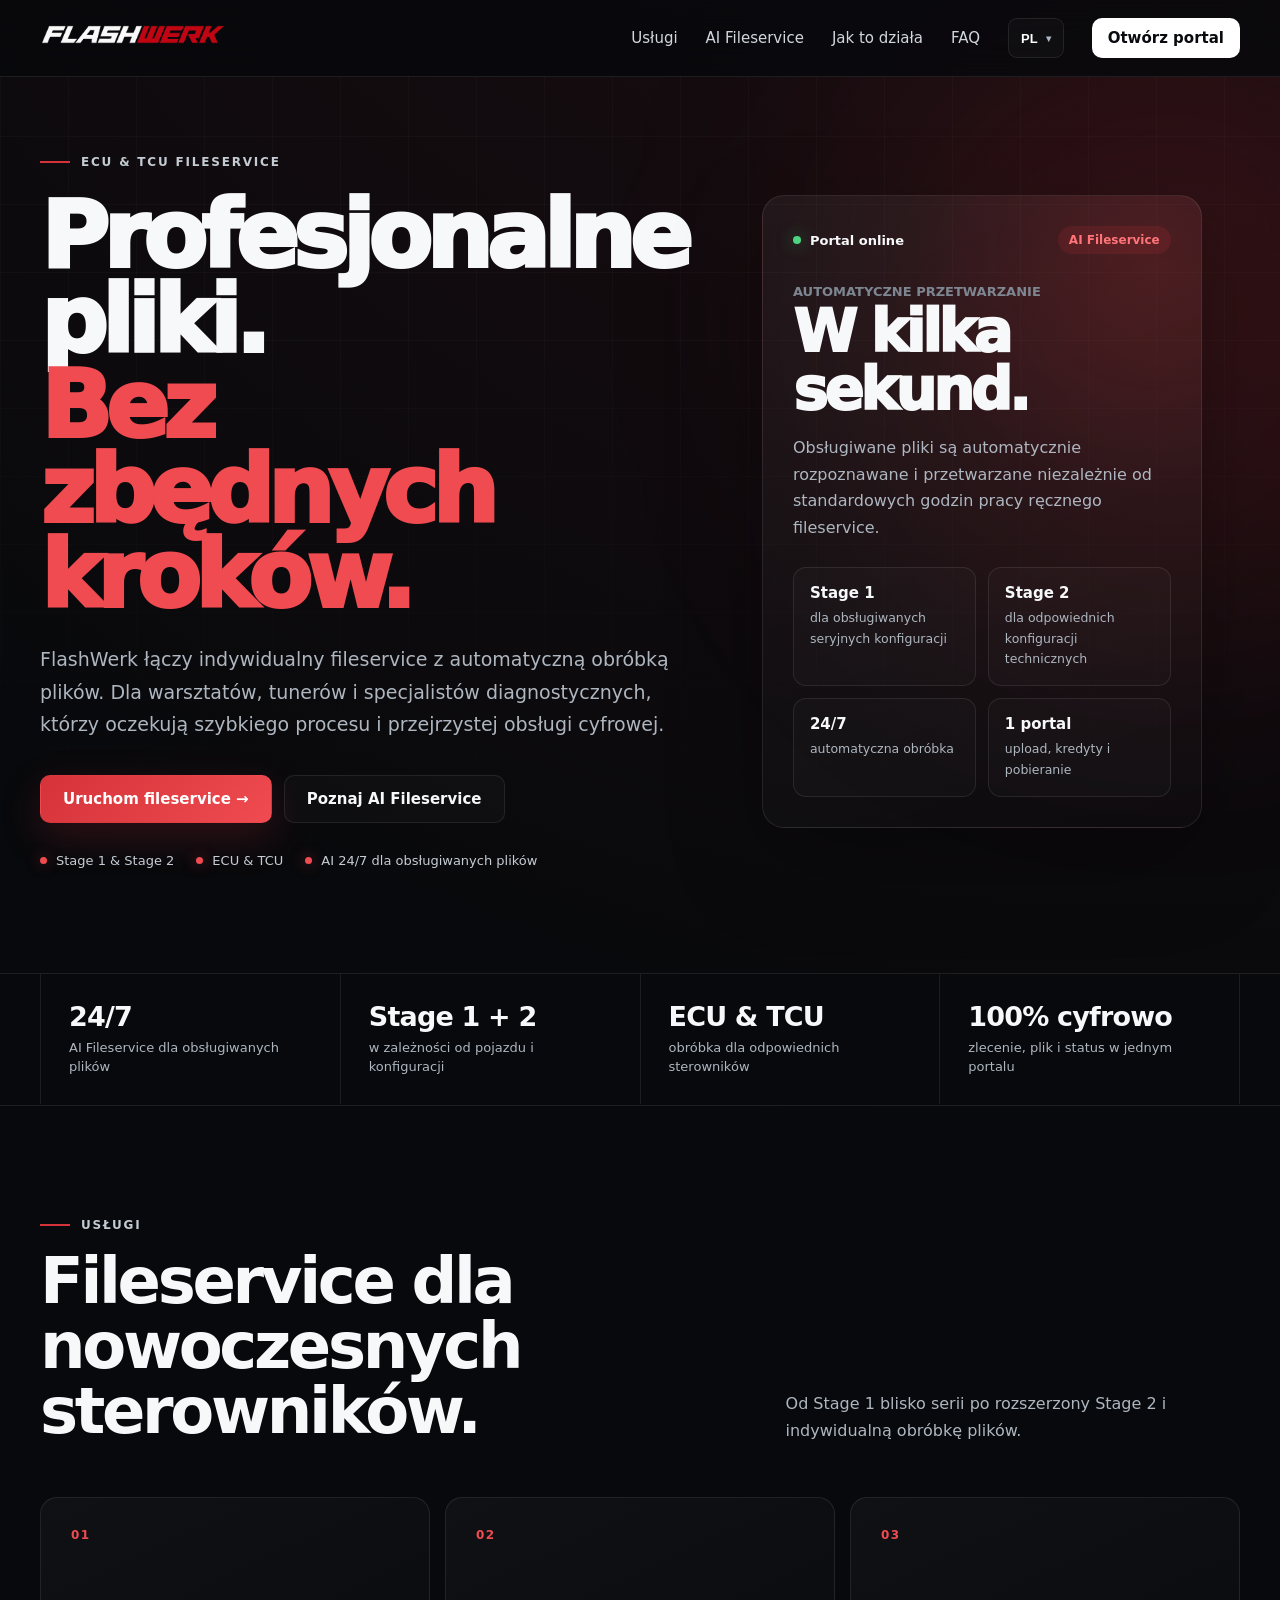
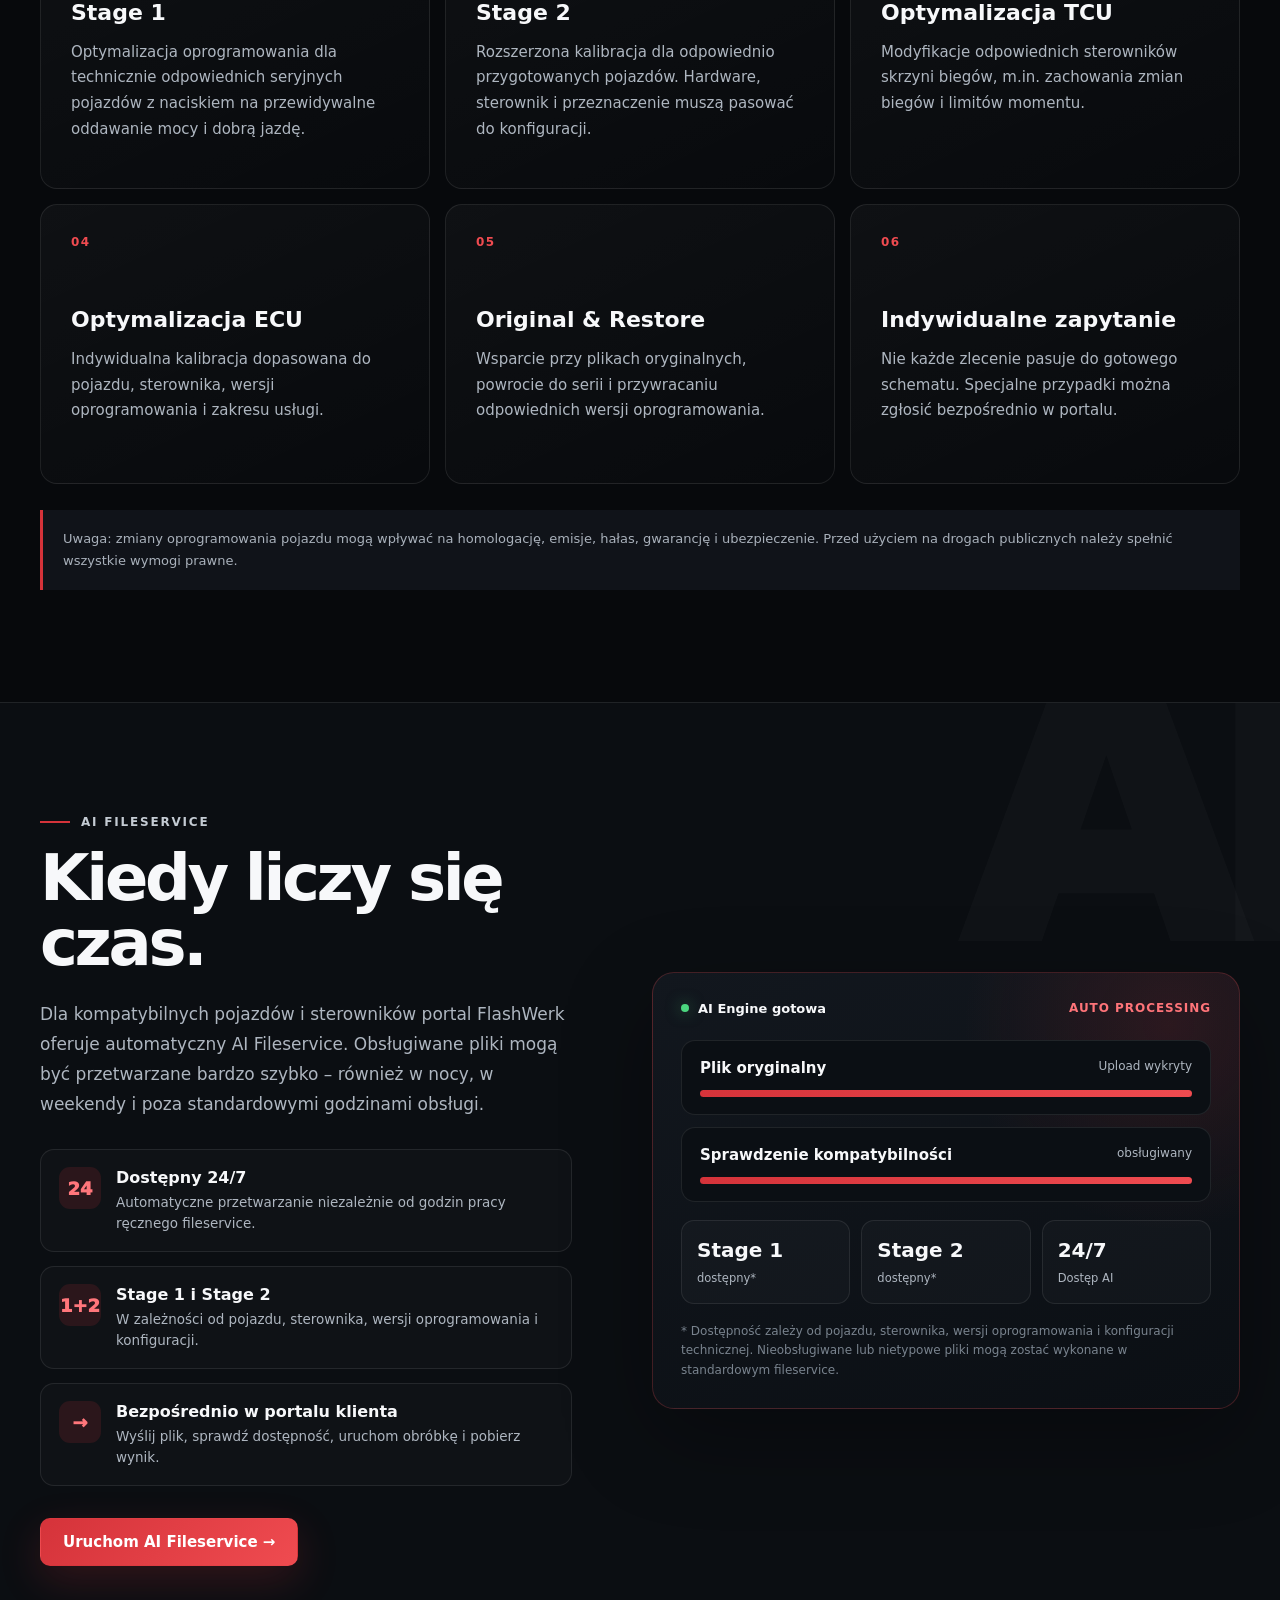
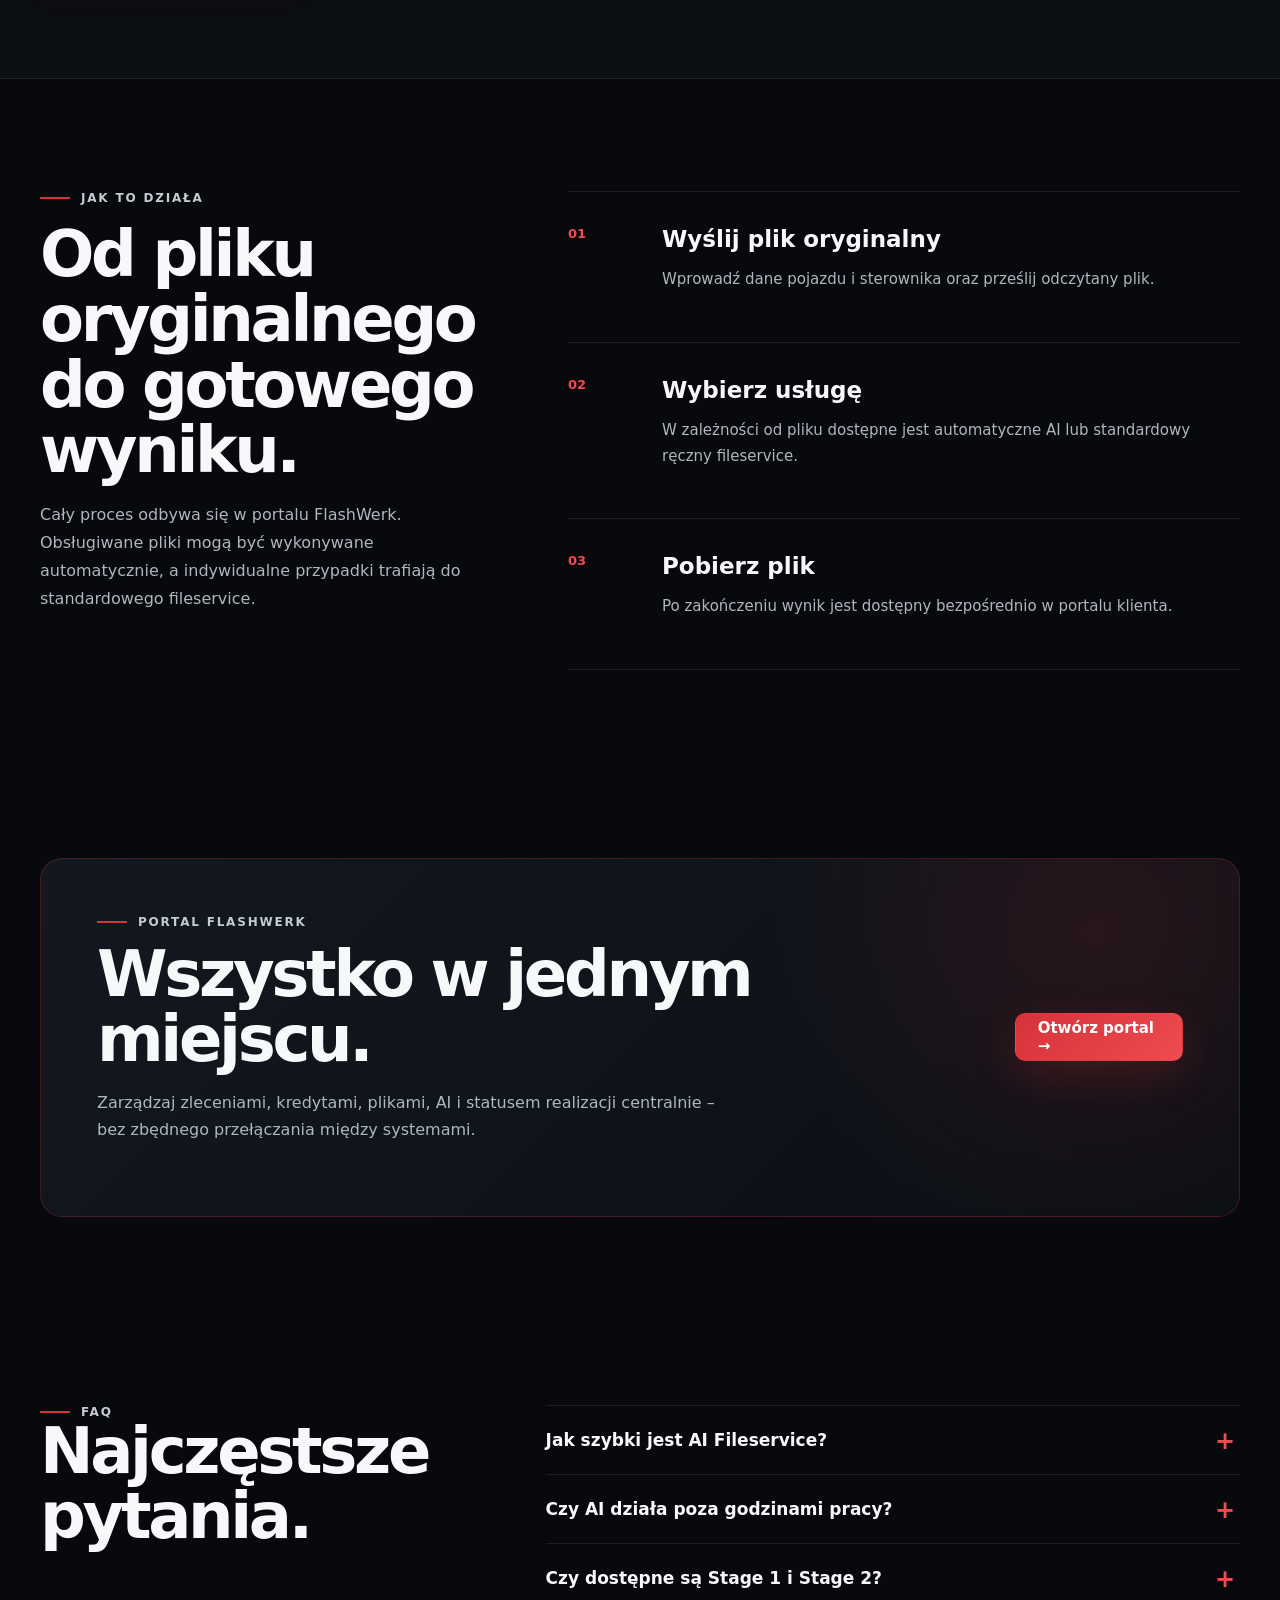
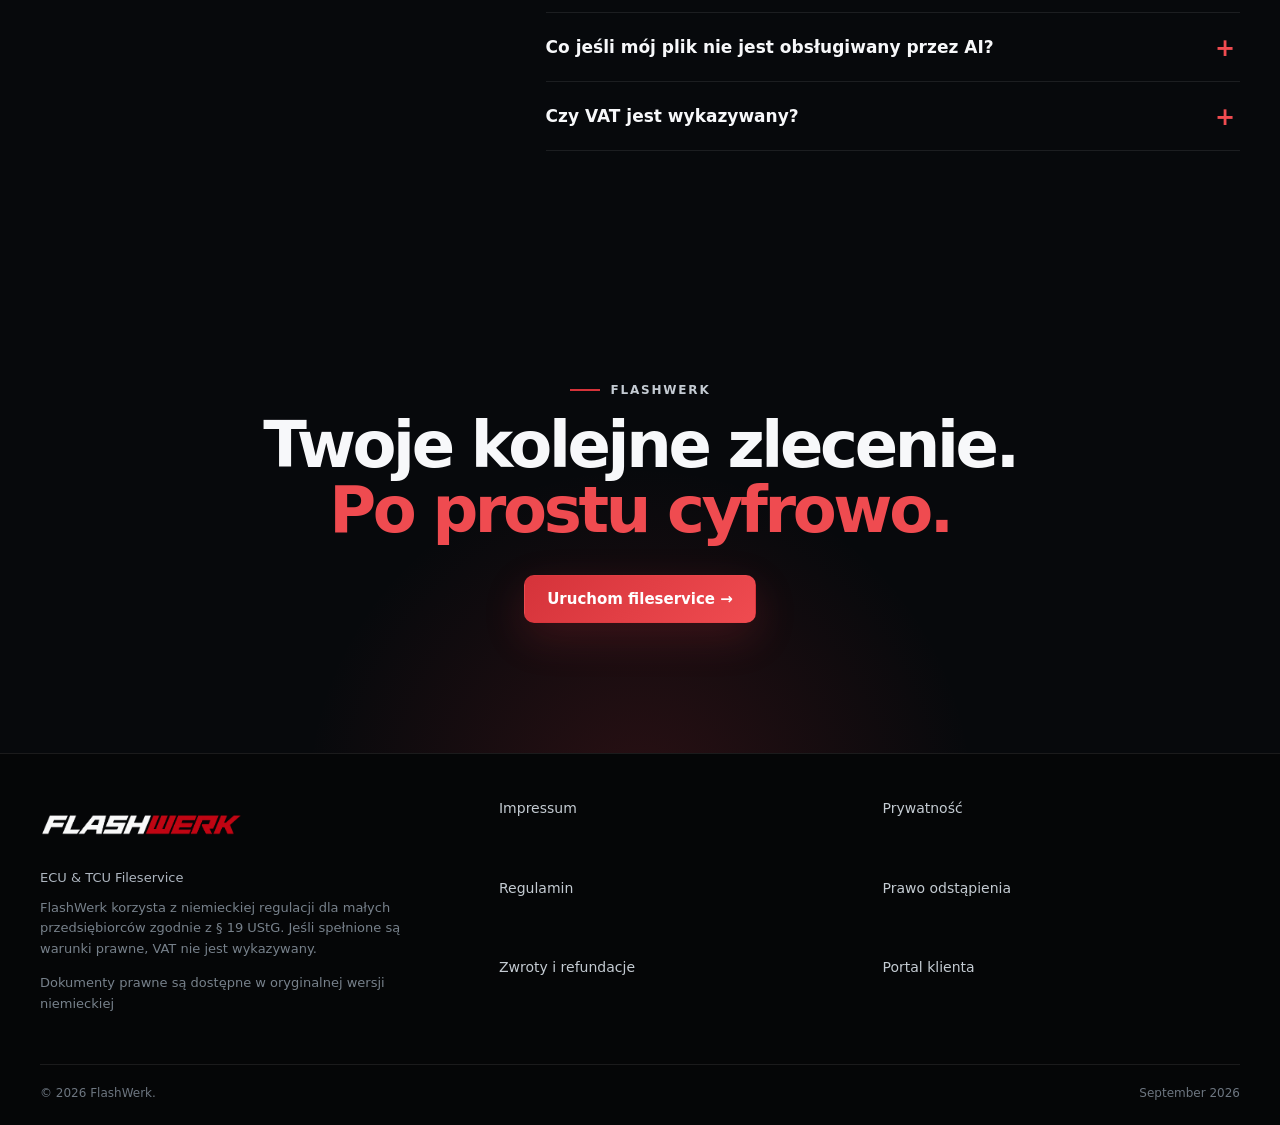
<file: pl/index.html>
<!doctype html><html lang="pl"><head>
<meta charset="utf-8"><meta name="viewport" content="width=device-width,initial-scale=1">
<title>FlashWerk – ECU & TCU Fileservice</title>
<meta name="description" content="FlashWerk łączy indywidualny fileservice z automatyczną obróbką plików. Dla warsztatów, tunerów i specjalistów diagnostycznych, którzy oczekują szybkiego procesu i przejrzystej obsługi cyfrowej.">
<link rel="canonical" href="https://flashwerk.eu/pl/">
<link rel="alternate" hreflang="de" href="https://flashwerk.eu/">
<link rel="alternate" hreflang="en" href="https://flashwerk.eu/en/">
<link rel="alternate" hreflang="nl" href="https://flashwerk.eu/nl/">
<link rel="alternate" hreflang="fr" href="https://flashwerk.eu/fr/">
<link rel="alternate" hreflang="pl" href="https://flashwerk.eu/pl/">
<link rel="alternate" hreflang="x-default" href="https://flashwerk.eu/">
<link rel="stylesheet" href="../styles.css">
</head><body>
<header class="site-header"><div class="container nav">
<a href="../" aria-label="FlashWerk"><img class="logo" src="../flashwerk-logo.png" alt="FlashWerk"></a>
<button class="menu-btn" aria-label="Menu" aria-expanded="false">☰</button>
<nav class="nav-links">
<a href="#leistungen">Usługi</a><a href="#ai">AI Fileservice</a><a href="#ablauf">Jak to działa</a><a href="#faq">FAQ</a>
<div class="lang-switch"><button class="lang-current" type="button">PL</button><div class="lang-menu"><a class="" href="../index.html"><span class="lang-code">DE</span><span>Deutsch</span></a><a class="" href="../en/"><span class="lang-code">EN</span><span>English</span></a><a class="" href="../nl/"><span class="lang-code">NL</span><span>Nederlands</span></a><a class="" href="../fr/"><span class="lang-code">FR</span><span>Français</span></a><a class="active" href="../pl/"><span class="lang-code">PL</span><span>Polski</span></a></div></div>
<a class="btn btn-small" href="https://portal.flashwerk.eu">Otwórz portal</a>
</nav></div></header>

<main>
<section class="hero"><div class="container hero-grid">
<div>
<div class="eyebrow">ECU & TCU FILESERVICE</div>
<h1>Profesjonalne pliki.<br><span class="red">Bez zbędnych kroków.</span></h1>
<p class="hero-copy">FlashWerk łączy indywidualny fileservice z automatyczną obróbką plików. Dla warsztatów, tunerów i specjalistów diagnostycznych, którzy oczekują szybkiego procesu i przejrzystej obsługi cyfrowej.</p>
<div class="hero-actions"><a class="btn btn-primary" href="https://portal.flashwerk.eu">Uruchom fileservice →</a><a class="btn btn-secondary" href="#ai">Poznaj AI Fileservice</a></div>
<div class="hero-trust"><span>Stage 1 & Stage 2</span><span>ECU & TCU</span><span>AI 24/7 dla obsługiwanych plików</span></div>
</div>
<aside class="hero-panel">
<div class="panel-top"><span class="live">Portal online</span><span class="panel-tag">AI Fileservice</span></div>
<div class="panel-kicker">AUTOMATYCZNE PRZETWARZANIE</div>
<div class="panel-big">W kilka sekund.</div>
<p class="panel-sub">Obsługiwane pliki są automatycznie rozpoznawane i przetwarzane niezależnie od standardowych godzin pracy ręcznego fileservice.</p>
<div class="panel-features"><div class="panel-feature"><strong>Stage 1</strong><span>dla obsługiwanych seryjnych konfiguracji</span></div><div class="panel-feature"><strong>Stage 2</strong><span>dla odpowiednich konfiguracji technicznych</span></div><div class="panel-feature"><strong>24/7</strong><span>automatyczna obróbka</span></div><div class="panel-feature"><strong>1 portal</strong><span>upload, kredyty i pobieranie</span></div></div>
</aside></div></section>

<section class="metric-strip"><div class="container metric-grid"><div class="metric"><strong>24/7</strong><span>AI Fileservice dla obsługiwanych plików</span></div><div class="metric"><strong>Stage 1 + 2</strong><span>w zależności od pojazdu i konfiguracji</span></div><div class="metric"><strong>ECU & TCU</strong><span>obróbka dla odpowiednich sterowników</span></div><div class="metric"><strong>100% cyfrowo</strong><span>zlecenie, plik i status w jednym portalu</span></div></div></section>

<section class="section" id="leistungen"><div class="container">
<div class="section-label">USŁUGI</div>
<div class="section-head"><h2>Fileservice dla<br>nowoczesnych sterowników.</h2><p>Od Stage 1 blisko serii po rozszerzony Stage 2 i indywidualną obróbkę plików.</p></div>
<div class="cards"><article class="card"><div class="card-no">01</div><h3>Stage 1</h3><p>Optymalizacja oprogramowania dla technicznie odpowiednich seryjnych pojazdów z naciskiem na przewidywalne oddawanie mocy i dobrą jazdę.</p></article><article class="card"><div class="card-no">02</div><h3>Stage 2</h3><p>Rozszerzona kalibracja dla odpowiednio przygotowanych pojazdów. Hardware, sterownik i przeznaczenie muszą pasować do konfiguracji.</p></article><article class="card"><div class="card-no">03</div><h3>Optymalizacja TCU</h3><p>Modyfikacje odpowiednich sterowników skrzyni biegów, m.in. zachowania zmian biegów i limitów momentu.</p></article><article class="card"><div class="card-no">04</div><h3>Optymalizacja ECU</h3><p>Indywidualna kalibracja dopasowana do pojazdu, sterownika, wersji oprogramowania i zakresu usługi.</p></article><article class="card"><div class="card-no">05</div><h3>Original & Restore</h3><p>Wsparcie przy plikach oryginalnych, powrocie do serii i przywracaniu odpowiednich wersji oprogramowania.</p></article><article class="card"><div class="card-no">06</div><h3>Indywidualne zapytanie</h3><p>Nie każde zlecenie pasuje do gotowego schematu. Specjalne przypadki można zgłosić bezpośrednio w portalu.</p></article></div>
<div class="notice">Uwaga: zmiany oprogramowania pojazdu mogą wpływać na homologację, emisje, hałas, gwarancję i ubezpieczenie. Przed użyciem na drogach publicznych należy spełnić wszystkie wymogi prawne.</div>
</div></section>

<section class="section section-alt ai-section" id="ai"><div class="container ai-grid">
<div class="ai-copy">
<div class="section-label">AI FILESERVICE</div>
<h2>Kiedy liczy się<br>czas.</h2>
<p>Dla kompatybilnych pojazdów i sterowników portal FlashWerk oferuje automatyczny AI Fileservice. Obsługiwane pliki mogą być przetwarzane bardzo szybko – również w nocy, w weekendy i poza standardowymi godzinami obsługi.</p>
<div class="ai-benefits"><div class="ai-benefit"><div class="ai-icon">24</div><div><strong>Dostępny 24/7</strong><span>Automatyczne przetwarzanie niezależnie od godzin pracy ręcznego fileservice.</span></div></div><div class="ai-benefit"><div class="ai-icon">1+2</div><div><strong>Stage 1 i Stage 2</strong><span>W zależności od pojazdu, sterownika, wersji oprogramowania i konfiguracji.</span></div></div><div class="ai-benefit"><div class="ai-icon">→</div><div><strong>Bezpośrednio w portalu klienta</strong><span>Wyślij plik, sprawdź dostępność, uruchom obróbkę i pobierz wynik.</span></div></div></div>
<a class="btn btn-primary" href="https://portal.flashwerk.eu">Uruchom AI Fileservice →</a>
</div>
<div class="ai-console">
<div class="console-top"><span class="console-status">AI Engine gotowa</span><span class="console-speed">AUTO PROCESSING</span></div>
<div class="console-file"><div class="console-file-head"><strong>Plik oryginalny</strong><span>Upload wykryty</span></div><div class="progress"><span></span></div></div>
<div class="console-file"><div class="console-file-head"><strong>Sprawdzenie kompatybilności</strong><span>obsługiwany</span></div><div class="progress"><span></span></div></div>
<div class="console-options"><div class="console-option"><strong>Stage 1</strong><span>dostępny*</span></div><div class="console-option"><strong>Stage 2</strong><span>dostępny*</span></div><div class="console-option"><strong>24/7</strong><span>Dostęp AI</span></div></div>
<p class="console-note">* Dostępność zależy od pojazdu, sterownika, wersji oprogramowania i konfiguracji technicznej. Nieobsługiwane lub nietypowe pliki mogą zostać wykonane w standardowym fileservice.</p>
</div></div></section>

<section class="section" id="ablauf"><div class="container process-grid">
<div class="process-copy"><div class="section-label">JAK TO DZIAŁA</div><h2>Od pliku oryginalnego<br>do gotowego wyniku.</h2><p>Cały proces odbywa się w portalu FlashWerk. Obsługiwane pliki mogą być wykonywane automatycznie, a indywidualne przypadki trafiają do standardowego fileservice.</p></div>
<div class="process"><div class="step"><span class="step-no">01</span><div><h3>Wyślij plik oryginalny</h3><p>Wprowadź dane pojazdu i sterownika oraz prześlij odczytany plik.</p></div></div><div class="step"><span class="step-no">02</span><div><h3>Wybierz usługę</h3><p>W zależności od pliku dostępne jest automatyczne AI lub standardowy ręczny fileservice.</p></div></div><div class="step"><span class="step-no">03</span><div><h3>Pobierz plik</h3><p>Po zakończeniu wynik jest dostępny bezpośrednio w portalu klienta.</p></div></div></div>
</div></section>

<section class="portal-section"><div class="container portal-box">
<div><div class="section-label">PORTAL FLASHWERK</div><h2>Wszystko w jednym miejscu.</h2><p>Zarządzaj zleceniami, kredytami, plikami, AI i statusem realizacji centralnie – bez zbędnego przełączania między systemami.</p></div>
<a class="btn btn-primary" href="https://portal.flashwerk.eu">Otwórz portal →</a>
</div></section>

<section class="section" id="faq"><div class="container faq-wrap">
<div><div class="section-label">FAQ</div><h2>Najczęstsze pytania.</h2></div>
<div class="faq-list"><details><summary>Jak szybki jest AI Fileservice?</summary><p>Dla obsługiwanych danych automatyczne przetwarzanie odbywa się bardzo szybko. Rzeczywisty czas może zależeć od pliku i obciążenia systemu.</p></details><details><summary>Czy AI działa poza godzinami pracy?</summary><p>Tak. Automatyczne przetwarzanie obsługiwanych plików jest dostępne niezależnie od standardowych godzin ręcznej obsługi.</p></details><details><summary>Czy dostępne są Stage 1 i Stage 2?</summary><p>Tak, jeśli pojazd, sterownik, wersja oprogramowania i konfiguracja techniczna są odpowiednie.</p></details><details><summary>Co jeśli mój plik nie jest obsługiwany przez AI?</summary><p>Wtedy zlecenie może zostać wykonane przez standardowy fileservice. Nietypowe pliki nie są na siłę kierowane do automatycznej obróbki.</p></details><details><summary>Czy VAT jest wykazywany?</summary><p>FlashWerk korzysta z niemieckiej regulacji dla małych przedsiębiorców zgodnie z § 19 UStG. Jeśli spełnione są warunki prawne, VAT nie jest wykazywany.</p></details></div>
</div></section>

<section class="final-cta"><div class="container"><div class="section-label">FLASHWERK</div><h2>Twoje kolejne zlecenie.<br><span class='red'>Po prostu cyfrowo.</span></h2><a class="btn btn-primary" href="https://portal.flashwerk.eu">Uruchom fileservice →</a></div></section>
</main>

<footer><div class="container footer-grid">
<div class="footer-brand"><img class="footer-logo" src="../flashwerk-logo.png" alt="FlashWerk"><p>ECU & TCU Fileservice</p><p class="small-business">FlashWerk korzysta z niemieckiej regulacji dla małych przedsiębiorców zgodnie z § 19 UStG. Jeśli spełnione są warunki prawne, VAT nie jest wykazywany.</p><p class="small-business">Dokumenty prawne są dostępne w oryginalnej wersji niemieckiej</p></div>
<div class="footer-links">
<a href="../impressum.html">Impressum</a>
<a href="../datenschutz.html">Prywatność</a>
<a href="../agb.html">Regulamin</a>
<a href="../widerruf.html">Prawo odstąpienia</a>
<a href="../rueckgabe.html">Zwroty i refundacje</a>
<a href="https://portal.flashwerk.eu">Portal klienta</a>
</div></div>
<div class="container copyright"><span>© <span data-year></span> FlashWerk.</span><span>September 2026</span></div></footer>
<script src="../script.js"></script></body></html>
</file>
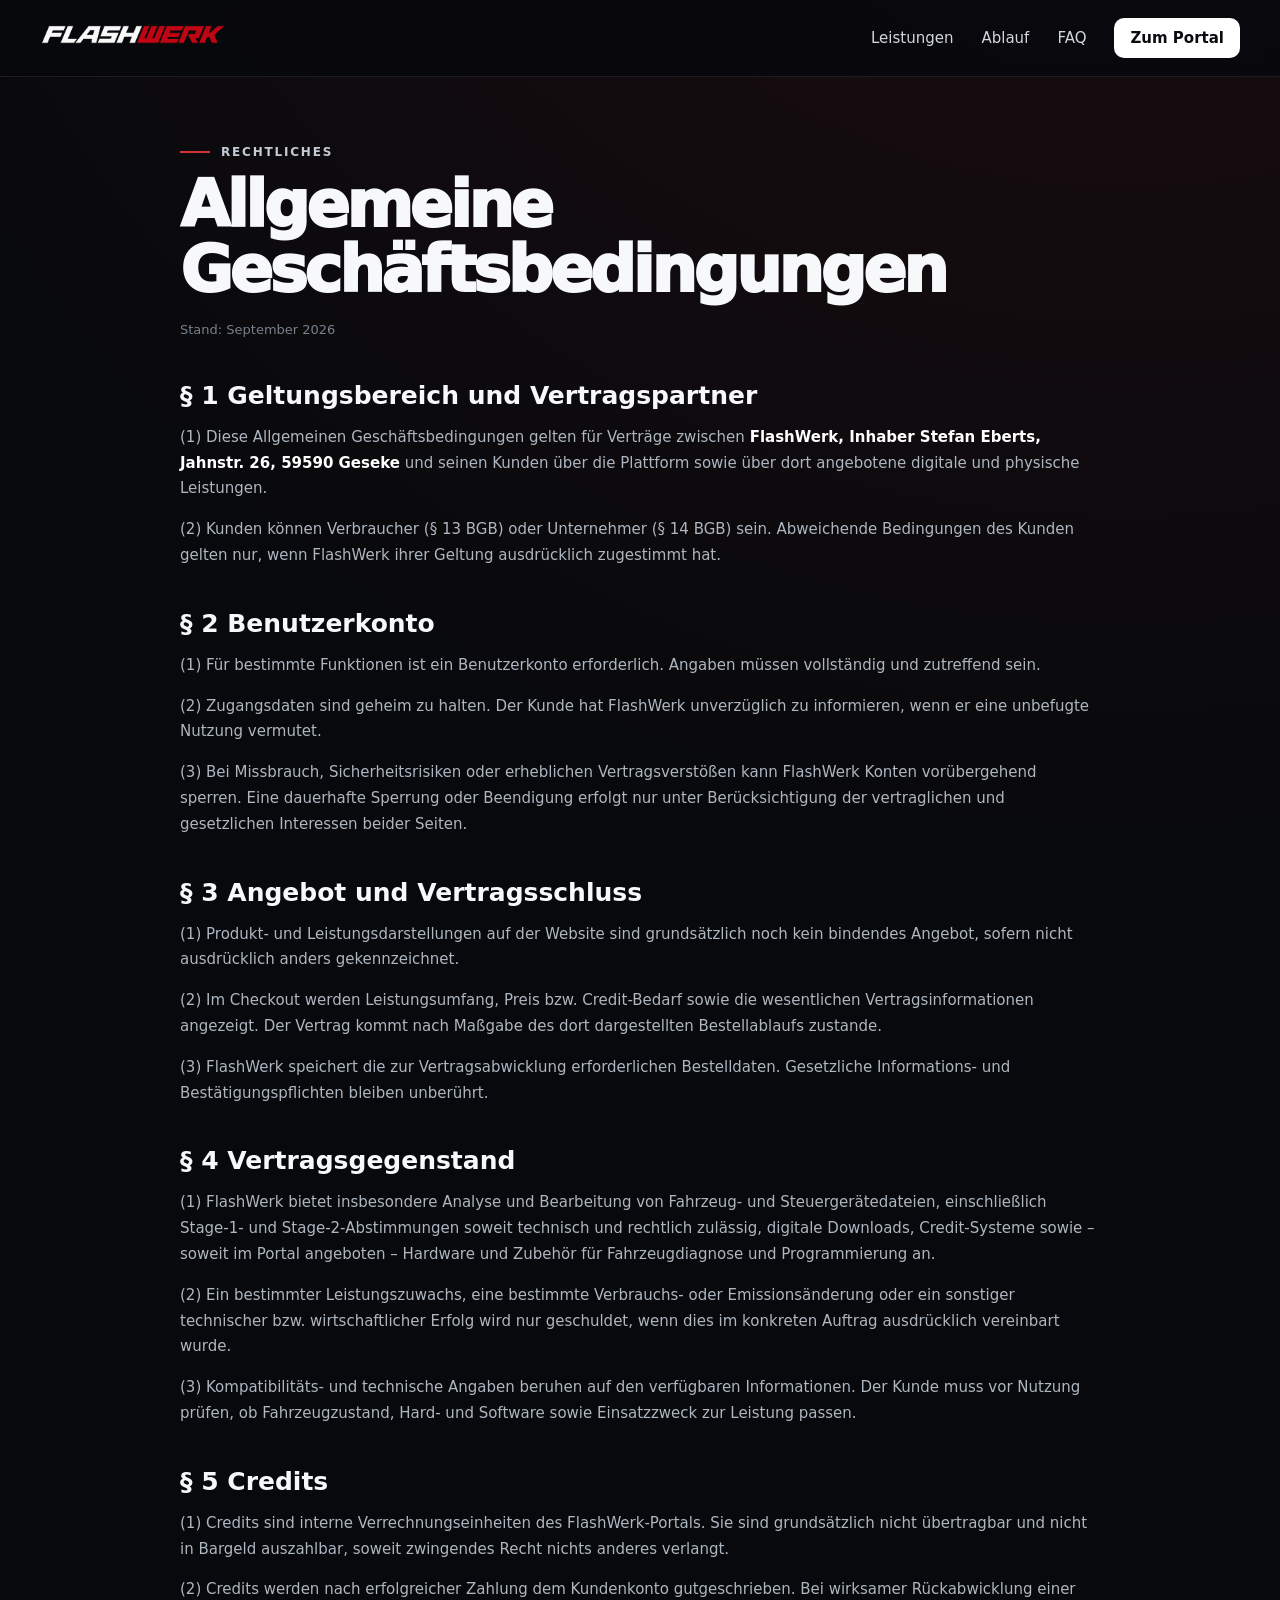
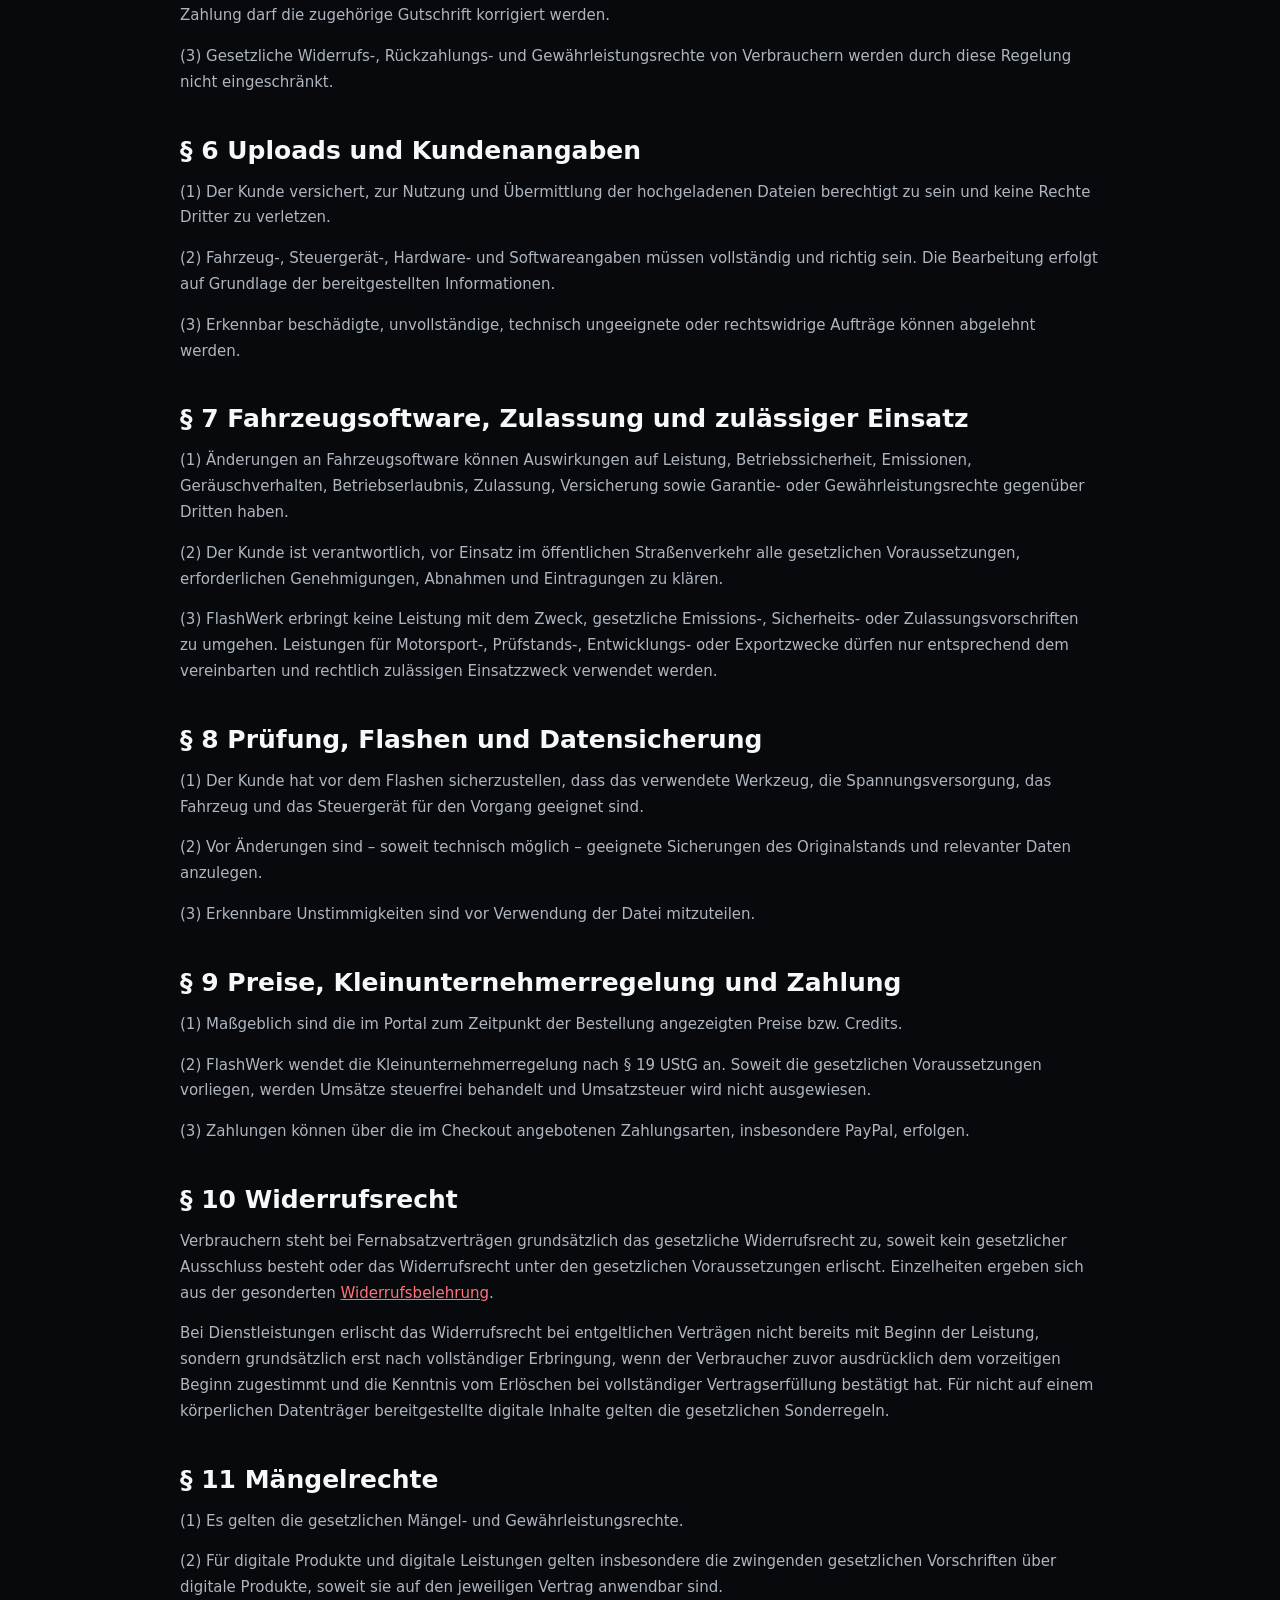
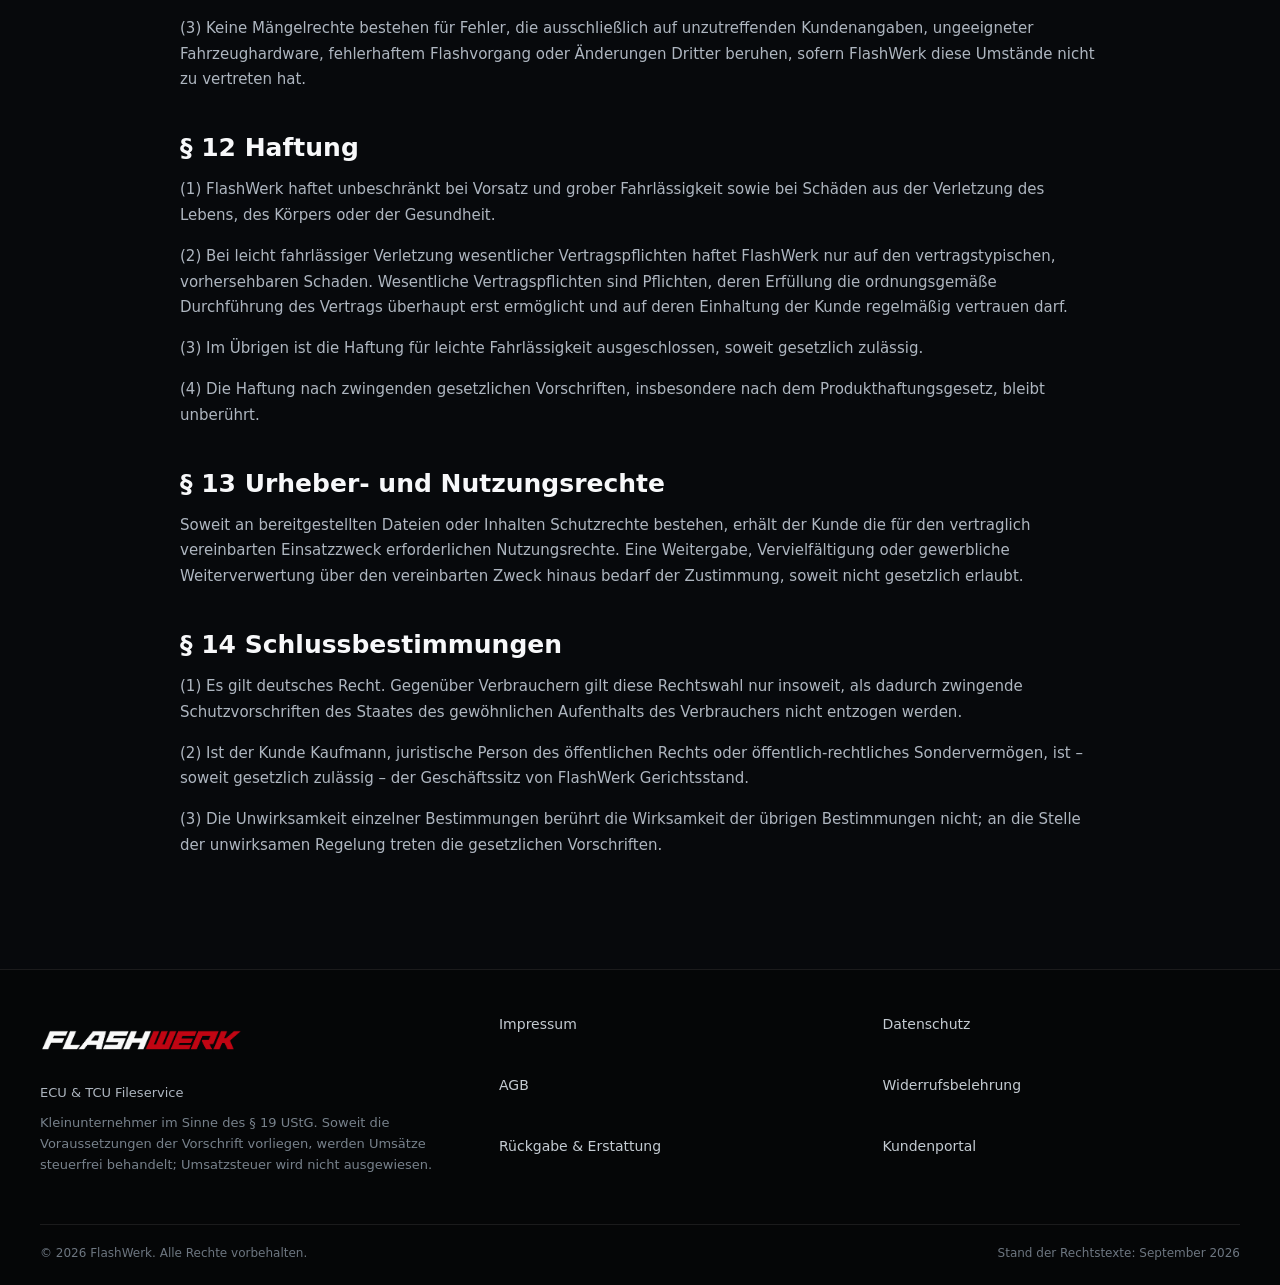
<file: agb.html>
<!doctype html><html lang="de"><head><meta charset="utf-8"><meta name="viewport" content="width=device-width,initial-scale=1"><title>AGB – FlashWerk</title><link rel="stylesheet" href="styles.css"></head><body><header class="site-header"><div class="container nav">
<a href="index.html" aria-label="FlashWerk Startseite"><img class="logo" src="flashwerk-logo.png" alt="FlashWerk"></a>
<button class="menu-btn" aria-label="Menü öffnen" aria-expanded="false">☰</button>
<nav class="nav-links">
<a href="index.html#leistungen">Leistungen</a>
<a href="index.html#ablauf">Ablauf</a>
<a href="index.html#faq">FAQ</a>
<a class="btn btn-small" href="https://portal.flashwerk.eu">Zum Portal</a>
</nav></div></header>
<main class="legal-page"><div class="container legal-shell"><div class="section-label">RECHTLICHES</div><h1>Allgemeine Geschäftsbedingungen</h1><p class="updated">Stand: September 2026</p>

<h2>§ 1 Geltungsbereich und Vertragspartner</h2>
<p>(1) Diese Allgemeinen Geschäftsbedingungen gelten für Verträge zwischen <strong>FlashWerk, Inhaber Stefan Eberts, Jahnstr. 26, 59590 Geseke</strong> und seinen Kunden über die Plattform sowie über dort angebotene digitale und physische Leistungen.</p>
<p>(2) Kunden können Verbraucher (§ 13 BGB) oder Unternehmer (§ 14 BGB) sein. Abweichende Bedingungen des Kunden gelten nur, wenn FlashWerk ihrer Geltung ausdrücklich zugestimmt hat.</p>

<h2>§ 2 Benutzerkonto</h2>
<p>(1) Für bestimmte Funktionen ist ein Benutzerkonto erforderlich. Angaben müssen vollständig und zutreffend sein.</p>
<p>(2) Zugangsdaten sind geheim zu halten. Der Kunde hat FlashWerk unverzüglich zu informieren, wenn er eine unbefugte Nutzung vermutet.</p>
<p>(3) Bei Missbrauch, Sicherheitsrisiken oder erheblichen Vertragsverstößen kann FlashWerk Konten vorübergehend sperren. Eine dauerhafte Sperrung oder Beendigung erfolgt nur unter Berücksichtigung der vertraglichen und gesetzlichen Interessen beider Seiten.</p>

<h2>§ 3 Angebot und Vertragsschluss</h2>
<p>(1) Produkt- und Leistungsdarstellungen auf der Website sind grundsätzlich noch kein bindendes Angebot, sofern nicht ausdrücklich anders gekennzeichnet.</p>
<p>(2) Im Checkout werden Leistungsumfang, Preis bzw. Credit-Bedarf sowie die wesentlichen Vertragsinformationen angezeigt. Der Vertrag kommt nach Maßgabe des dort dargestellten Bestellablaufs zustande.</p>
<p>(3) FlashWerk speichert die zur Vertragsabwicklung erforderlichen Bestelldaten. Gesetzliche Informations- und Bestätigungspflichten bleiben unberührt.</p>

<h2>§ 4 Vertragsgegenstand</h2>
<p>(1) FlashWerk bietet insbesondere Analyse und Bearbeitung von Fahrzeug- und Steuergerätedateien, einschließlich Stage-1- und Stage-2-Abstimmungen soweit technisch und rechtlich zulässig, digitale Downloads, Credit-Systeme sowie – soweit im Portal angeboten – Hardware und Zubehör für Fahrzeugdiagnose und Programmierung an.</p>
<p>(2) Ein bestimmter Leistungszuwachs, eine bestimmte Verbrauchs- oder Emissionsänderung oder ein sonstiger technischer bzw. wirtschaftlicher Erfolg wird nur geschuldet, wenn dies im konkreten Auftrag ausdrücklich vereinbart wurde.</p>
<p>(3) Kompatibilitäts- und technische Angaben beruhen auf den verfügbaren Informationen. Der Kunde muss vor Nutzung prüfen, ob Fahrzeugzustand, Hard- und Software sowie Einsatzzweck zur Leistung passen.</p>

<h2>§ 5 Credits</h2>
<p>(1) Credits sind interne Verrechnungseinheiten des FlashWerk-Portals. Sie sind grundsätzlich nicht übertragbar und nicht in Bargeld auszahlbar, soweit zwingendes Recht nichts anderes verlangt.</p>
<p>(2) Credits werden nach erfolgreicher Zahlung dem Kundenkonto gutgeschrieben. Bei wirksamer Rückabwicklung einer Zahlung darf die zugehörige Gutschrift korrigiert werden.</p>
<p>(3) Gesetzliche Widerrufs-, Rückzahlungs- und Gewährleistungsrechte von Verbrauchern werden durch diese Regelung nicht eingeschränkt.</p>

<h2>§ 6 Uploads und Kundenangaben</h2>
<p>(1) Der Kunde versichert, zur Nutzung und Übermittlung der hochgeladenen Dateien berechtigt zu sein und keine Rechte Dritter zu verletzen.</p>
<p>(2) Fahrzeug-, Steuergerät-, Hardware- und Softwareangaben müssen vollständig und richtig sein. Die Bearbeitung erfolgt auf Grundlage der bereitgestellten Informationen.</p>
<p>(3) Erkennbar beschädigte, unvollständige, technisch ungeeignete oder rechtswidrige Aufträge können abgelehnt werden.</p>

<h2>§ 7 Fahrzeugsoftware, Zulassung und zulässiger Einsatz</h2>
<p>(1) Änderungen an Fahrzeugsoftware können Auswirkungen auf Leistung, Betriebssicherheit, Emissionen, Geräuschverhalten, Betriebserlaubnis, Zulassung, Versicherung sowie Garantie- oder Gewährleistungsrechte gegenüber Dritten haben.</p>
<p>(2) Der Kunde ist verantwortlich, vor Einsatz im öffentlichen Straßenverkehr alle gesetzlichen Voraussetzungen, erforderlichen Genehmigungen, Abnahmen und Eintragungen zu klären.</p>
<p>(3) FlashWerk erbringt keine Leistung mit dem Zweck, gesetzliche Emissions-, Sicherheits- oder Zulassungsvorschriften zu umgehen. Leistungen für Motorsport-, Prüfstands-, Entwicklungs- oder Exportzwecke dürfen nur entsprechend dem vereinbarten und rechtlich zulässigen Einsatzzweck verwendet werden.</p>

<h2>§ 8 Prüfung, Flashen und Datensicherung</h2>
<p>(1) Der Kunde hat vor dem Flashen sicherzustellen, dass das verwendete Werkzeug, die Spannungsversorgung, das Fahrzeug und das Steuergerät für den Vorgang geeignet sind.</p>
<p>(2) Vor Änderungen sind – soweit technisch möglich – geeignete Sicherungen des Originalstands und relevanter Daten anzulegen.</p>
<p>(3) Erkennbare Unstimmigkeiten sind vor Verwendung der Datei mitzuteilen.</p>

<h2>§ 9 Preise, Kleinunternehmerregelung und Zahlung</h2>
<p>(1) Maßgeblich sind die im Portal zum Zeitpunkt der Bestellung angezeigten Preise bzw. Credits.</p>
<p>(2) FlashWerk wendet die Kleinunternehmerregelung nach § 19 UStG an. Soweit die gesetzlichen Voraussetzungen vorliegen, werden Umsätze steuerfrei behandelt und Umsatzsteuer wird nicht ausgewiesen.</p>
<p>(3) Zahlungen können über die im Checkout angebotenen Zahlungsarten, insbesondere PayPal, erfolgen.</p>

<h2>§ 10 Widerrufsrecht</h2>
<p>Verbrauchern steht bei Fernabsatzverträgen grundsätzlich das gesetzliche Widerrufsrecht zu, soweit kein gesetzlicher Ausschluss besteht oder das Widerrufsrecht unter den gesetzlichen Voraussetzungen erlischt. Einzelheiten ergeben sich aus der gesonderten <a href="widerruf.html">Widerrufsbelehrung</a>.</p>
<p>Bei Dienstleistungen erlischt das Widerrufsrecht bei entgeltlichen Verträgen nicht bereits mit Beginn der Leistung, sondern grundsätzlich erst nach vollständiger Erbringung, wenn der Verbraucher zuvor ausdrücklich dem vorzeitigen Beginn zugestimmt und die Kenntnis vom Erlöschen bei vollständiger Vertragserfüllung bestätigt hat. Für nicht auf einem körperlichen Datenträger bereitgestellte digitale Inhalte gelten die gesetzlichen Sonderregeln.</p>

<h2>§ 11 Mängelrechte</h2>
<p>(1) Es gelten die gesetzlichen Mängel- und Gewährleistungsrechte.</p>
<p>(2) Für digitale Produkte und digitale Leistungen gelten insbesondere die zwingenden gesetzlichen Vorschriften über digitale Produkte, soweit sie auf den jeweiligen Vertrag anwendbar sind.</p>
<p>(3) Keine Mängelrechte bestehen für Fehler, die ausschließlich auf unzutreffenden Kundenangaben, ungeeigneter Fahrzeughardware, fehlerhaftem Flashvorgang oder Änderungen Dritter beruhen, sofern FlashWerk diese Umstände nicht zu vertreten hat.</p>

<h2>§ 12 Haftung</h2>
<p>(1) FlashWerk haftet unbeschränkt bei Vorsatz und grober Fahrlässigkeit sowie bei Schäden aus der Verletzung des Lebens, des Körpers oder der Gesundheit.</p>
<p>(2) Bei leicht fahrlässiger Verletzung wesentlicher Vertragspflichten haftet FlashWerk nur auf den vertragstypischen, vorhersehbaren Schaden. Wesentliche Vertragspflichten sind Pflichten, deren Erfüllung die ordnungsgemäße Durchführung des Vertrags überhaupt erst ermöglicht und auf deren Einhaltung der Kunde regelmäßig vertrauen darf.</p>
<p>(3) Im Übrigen ist die Haftung für leichte Fahrlässigkeit ausgeschlossen, soweit gesetzlich zulässig.</p>
<p>(4) Die Haftung nach zwingenden gesetzlichen Vorschriften, insbesondere nach dem Produkthaftungsgesetz, bleibt unberührt.</p>

<h2>§ 13 Urheber- und Nutzungsrechte</h2>
<p>Soweit an bereitgestellten Dateien oder Inhalten Schutzrechte bestehen, erhält der Kunde die für den vertraglich vereinbarten Einsatzzweck erforderlichen Nutzungsrechte. Eine Weitergabe, Vervielfältigung oder gewerbliche Weiterverwertung über den vereinbarten Zweck hinaus bedarf der Zustimmung, soweit nicht gesetzlich erlaubt.</p>

<h2>§ 14 Schlussbestimmungen</h2>
<p>(1) Es gilt deutsches Recht. Gegenüber Verbrauchern gilt diese Rechtswahl nur insoweit, als dadurch zwingende Schutzvorschriften des Staates des gewöhnlichen Aufenthalts des Verbrauchers nicht entzogen werden.</p>
<p>(2) Ist der Kunde Kaufmann, juristische Person des öffentlichen Rechts oder öffentlich-rechtliches Sondervermögen, ist – soweit gesetzlich zulässig – der Geschäftssitz von FlashWerk Gerichtsstand.</p>
<p>(3) Die Unwirksamkeit einzelner Bestimmungen berührt die Wirksamkeit der übrigen Bestimmungen nicht; an die Stelle der unwirksamen Regelung treten die gesetzlichen Vorschriften.</p>
</div></main><footer>
<div class="container footer-grid">
<div class="footer-brand">
<img class="footer-logo" src="flashwerk-logo.png" alt="FlashWerk">
<p>ECU &amp; TCU Fileservice</p>
<p class="small-business">Kleinunternehmer im Sinne des § 19 UStG. Soweit die Voraussetzungen der Vorschrift vorliegen, werden Umsätze steuerfrei behandelt; Umsatzsteuer wird nicht ausgewiesen.</p>
</div>
<div class="footer-links">
<a href="impressum.html">Impressum</a>
<a href="datenschutz.html">Datenschutz</a>
<a href="agb.html">AGB</a>
<a href="widerruf.html">Widerrufsbelehrung</a>
<a href="rueckgabe.html">Rückgabe &amp; Erstattung</a>
<a href="https://portal.flashwerk.eu">Kundenportal</a>
</div>
</div>
<div class="container copyright"><span>© <span data-year></span> FlashWerk. Alle Rechte vorbehalten.</span><span>Stand der Rechtstexte: September 2026</span></div>
</footer><script src="script.js"></script></body></html>
</file>
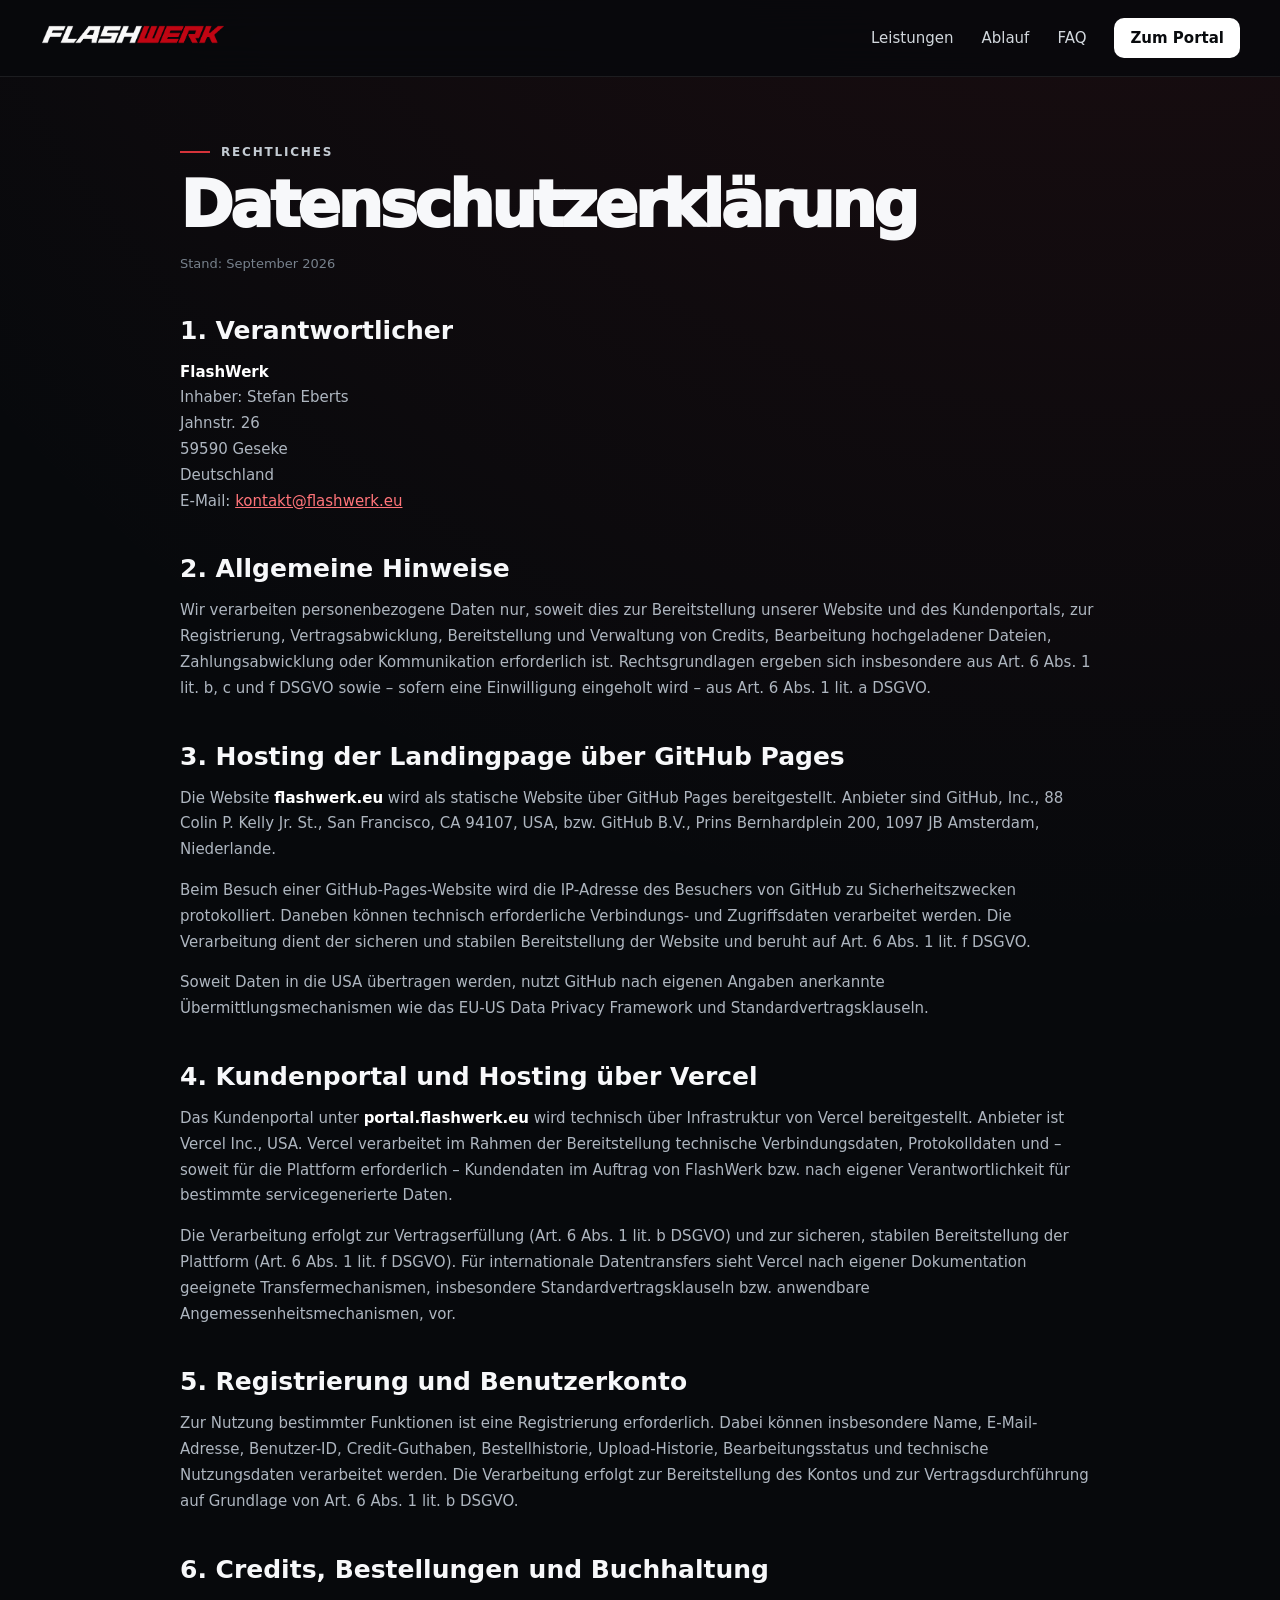
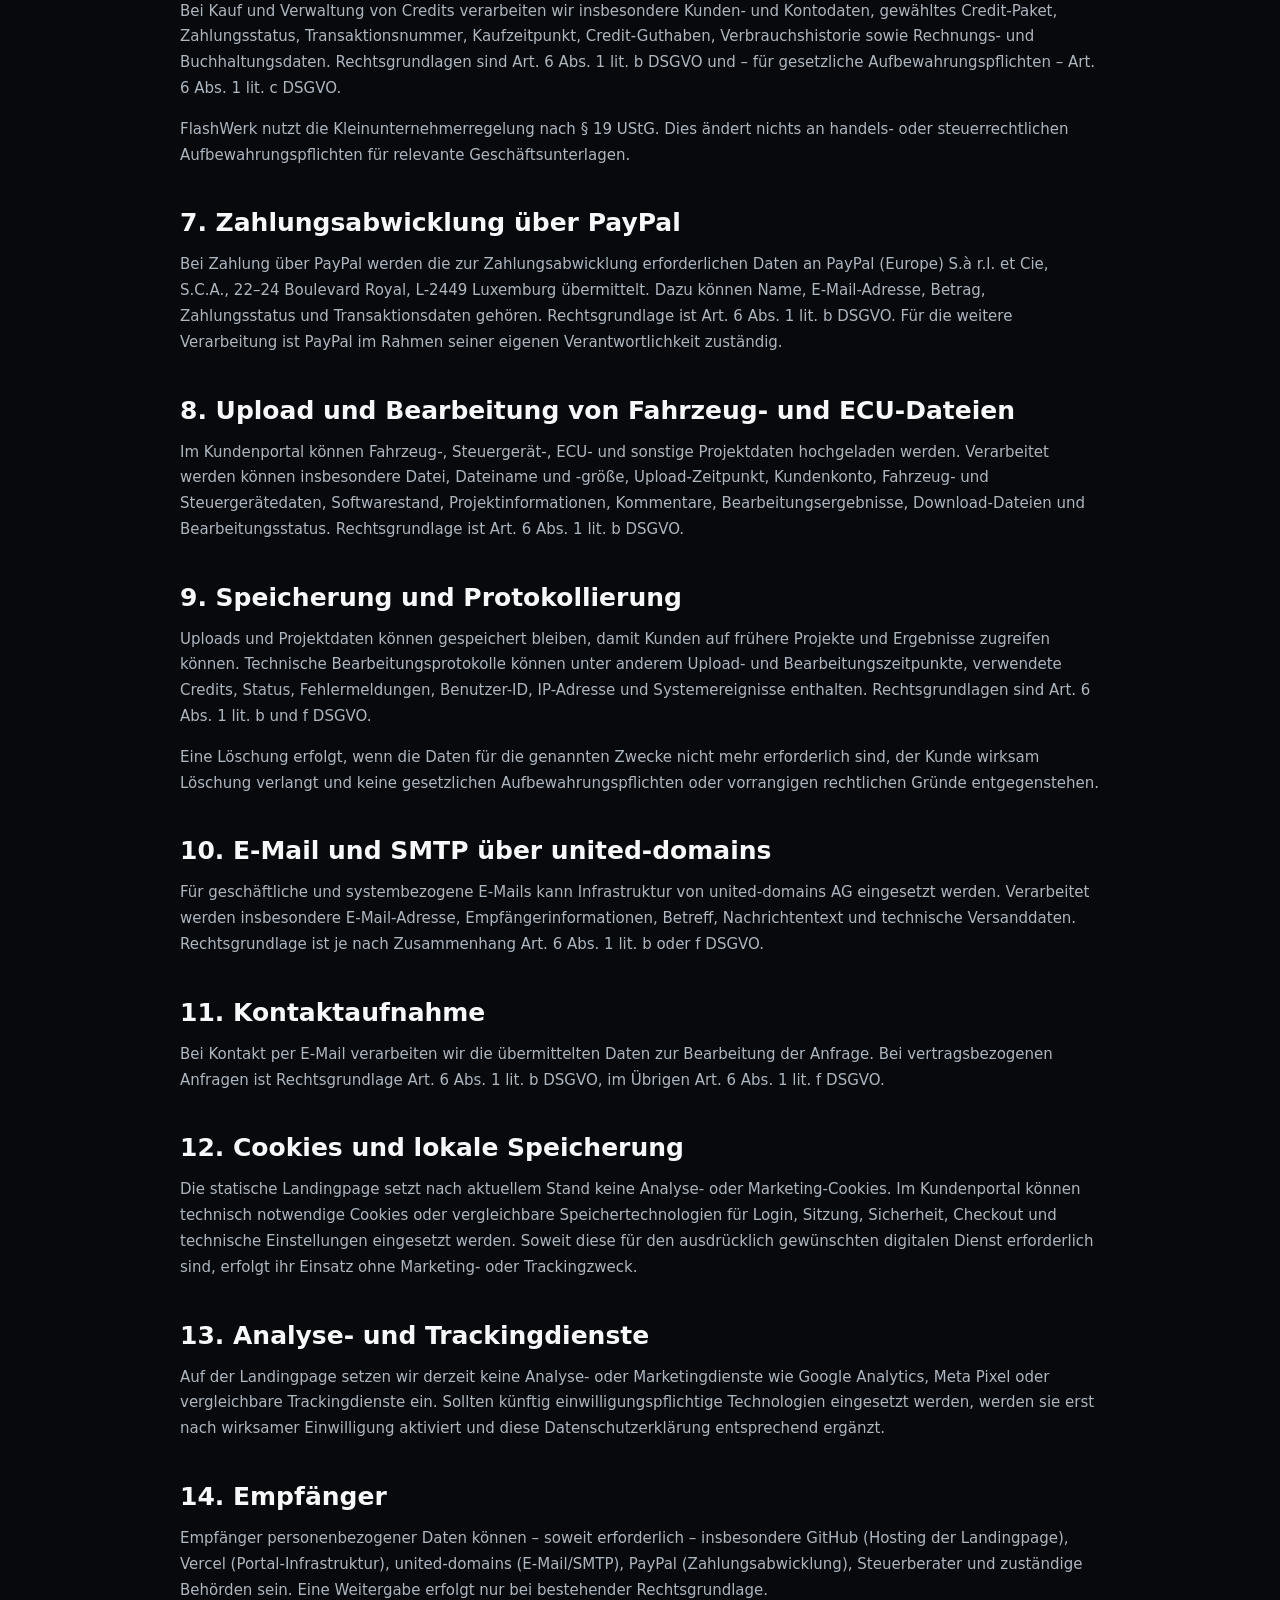
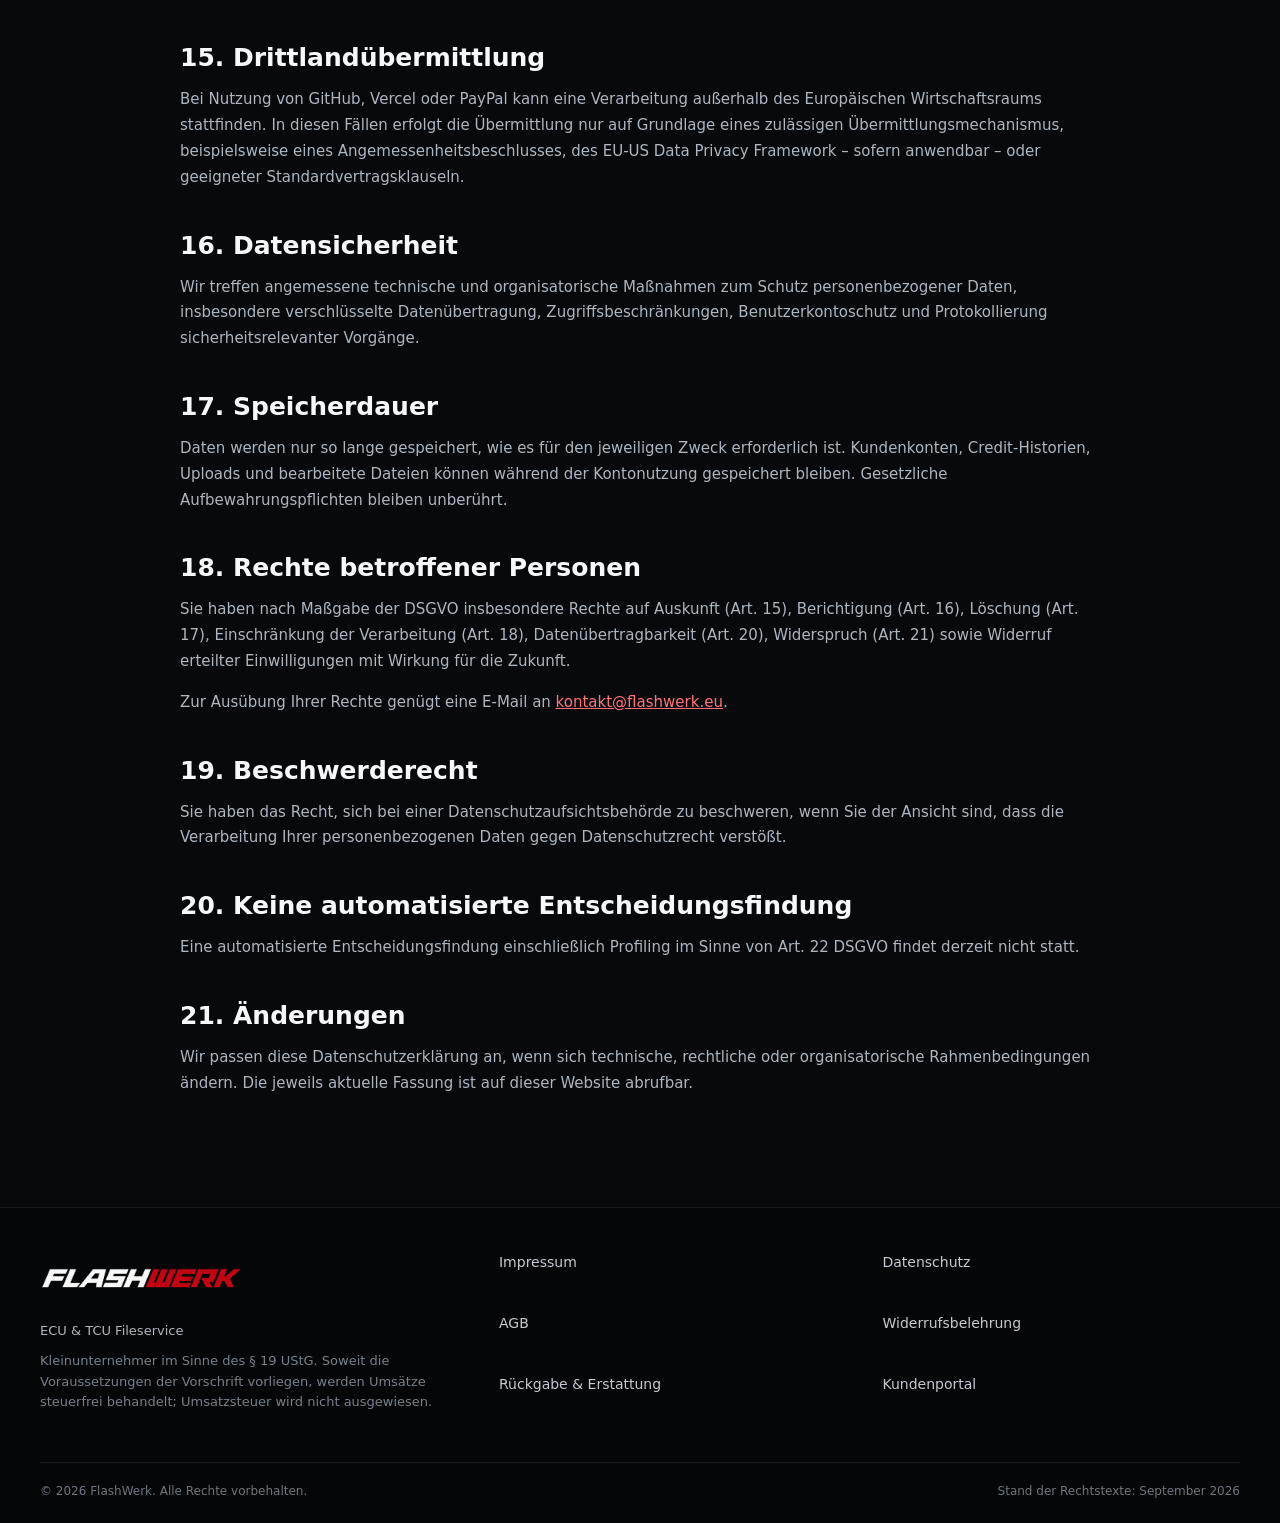
<file: datenschutz.html>
<!doctype html><html lang="de"><head><meta charset="utf-8"><meta name="viewport" content="width=device-width,initial-scale=1"><title>Datenschutz – FlashWerk</title><link rel="stylesheet" href="styles.css"></head><body><header class="site-header"><div class="container nav">
<a href="index.html" aria-label="FlashWerk Startseite"><img class="logo" src="flashwerk-logo.png" alt="FlashWerk"></a>
<button class="menu-btn" aria-label="Menü öffnen" aria-expanded="false">☰</button>
<nav class="nav-links">
<a href="index.html#leistungen">Leistungen</a>
<a href="index.html#ablauf">Ablauf</a>
<a href="index.html#faq">FAQ</a>
<a class="btn btn-small" href="https://portal.flashwerk.eu">Zum Portal</a>
</nav></div></header>
<main class="legal-page"><div class="container legal-shell"><div class="section-label">RECHTLICHES</div><h1>Datenschutzerklärung</h1><p class="updated">Stand: September 2026</p>

<h2>1. Verantwortlicher</h2><p><strong>FlashWerk</strong><br>Inhaber: Stefan Eberts<br>Jahnstr. 26<br>59590 Geseke<br>Deutschland<br>E-Mail: <a href="mailto:kontakt@flashwerk.eu">kontakt@flashwerk.eu</a></p>

<h2>2. Allgemeine Hinweise</h2><p>Wir verarbeiten personenbezogene Daten nur, soweit dies zur Bereitstellung unserer Website und des Kundenportals, zur Registrierung, Vertragsabwicklung, Bereitstellung und Verwaltung von Credits, Bearbeitung hochgeladener Dateien, Zahlungsabwicklung oder Kommunikation erforderlich ist. Rechtsgrundlagen ergeben sich insbesondere aus Art. 6 Abs. 1 lit. b, c und f DSGVO sowie – sofern eine Einwilligung eingeholt wird – aus Art. 6 Abs. 1 lit. a DSGVO.</p>

<h2>3. Hosting der Landingpage über GitHub Pages</h2><p>Die Website <strong>flashwerk.eu</strong> wird als statische Website über GitHub Pages bereitgestellt. Anbieter sind GitHub, Inc., 88 Colin P. Kelly Jr. St., San Francisco, CA 94107, USA, bzw. GitHub B.V., Prins Bernhardplein 200, 1097 JB Amsterdam, Niederlande.</p>
<p>Beim Besuch einer GitHub-Pages-Website wird die IP-Adresse des Besuchers von GitHub zu Sicherheitszwecken protokolliert. Daneben können technisch erforderliche Verbindungs- und Zugriffsdaten verarbeitet werden. Die Verarbeitung dient der sicheren und stabilen Bereitstellung der Website und beruht auf Art. 6 Abs. 1 lit. f DSGVO.</p>
<p>Soweit Daten in die USA übertragen werden, nutzt GitHub nach eigenen Angaben anerkannte Übermittlungsmechanismen wie das EU-US Data Privacy Framework und Standardvertragsklauseln.</p>

<h2>4. Kundenportal und Hosting über Vercel</h2><p>Das Kundenportal unter <strong>portal.flashwerk.eu</strong> wird technisch über Infrastruktur von Vercel bereitgestellt. Anbieter ist Vercel Inc., USA. Vercel verarbeitet im Rahmen der Bereitstellung technische Verbindungsdaten, Protokolldaten und – soweit für die Plattform erforderlich – Kundendaten im Auftrag von FlashWerk bzw. nach eigener Verantwortlichkeit für bestimmte servicegenerierte Daten.</p>
<p>Die Verarbeitung erfolgt zur Vertragserfüllung (Art. 6 Abs. 1 lit. b DSGVO) und zur sicheren, stabilen Bereitstellung der Plattform (Art. 6 Abs. 1 lit. f DSGVO). Für internationale Datentransfers sieht Vercel nach eigener Dokumentation geeignete Transfermechanismen, insbesondere Standardvertragsklauseln bzw. anwendbare Angemessenheitsmechanismen, vor.</p>

<h2>5. Registrierung und Benutzerkonto</h2><p>Zur Nutzung bestimmter Funktionen ist eine Registrierung erforderlich. Dabei können insbesondere Name, E-Mail-Adresse, Benutzer-ID, Credit-Guthaben, Bestellhistorie, Upload-Historie, Bearbeitungsstatus und technische Nutzungsdaten verarbeitet werden. Die Verarbeitung erfolgt zur Bereitstellung des Kontos und zur Vertragsdurchführung auf Grundlage von Art. 6 Abs. 1 lit. b DSGVO.</p>

<h2>6. Credits, Bestellungen und Buchhaltung</h2><p>Bei Kauf und Verwaltung von Credits verarbeiten wir insbesondere Kunden- und Kontodaten, gewähltes Credit-Paket, Zahlungsstatus, Transaktionsnummer, Kaufzeitpunkt, Credit-Guthaben, Verbrauchshistorie sowie Rechnungs- und Buchhaltungsdaten. Rechtsgrundlagen sind Art. 6 Abs. 1 lit. b DSGVO und – für gesetzliche Aufbewahrungspflichten – Art. 6 Abs. 1 lit. c DSGVO.</p>
<p>FlashWerk nutzt die Kleinunternehmerregelung nach § 19 UStG. Dies ändert nichts an handels- oder steuerrechtlichen Aufbewahrungspflichten für relevante Geschäftsunterlagen.</p>

<h2>7. Zahlungsabwicklung über PayPal</h2><p>Bei Zahlung über PayPal werden die zur Zahlungsabwicklung erforderlichen Daten an PayPal (Europe) S.à r.l. et Cie, S.C.A., 22–24 Boulevard Royal, L-2449 Luxemburg übermittelt. Dazu können Name, E-Mail-Adresse, Betrag, Zahlungsstatus und Transaktionsdaten gehören. Rechtsgrundlage ist Art. 6 Abs. 1 lit. b DSGVO. Für die weitere Verarbeitung ist PayPal im Rahmen seiner eigenen Verantwortlichkeit zuständig.</p>

<h2>8. Upload und Bearbeitung von Fahrzeug- und ECU-Dateien</h2><p>Im Kundenportal können Fahrzeug-, Steuergerät-, ECU- und sonstige Projektdaten hochgeladen werden. Verarbeitet werden können insbesondere Datei, Dateiname und -größe, Upload-Zeitpunkt, Kundenkonto, Fahrzeug- und Steuergerätedaten, Softwarestand, Projektinformationen, Kommentare, Bearbeitungsergebnisse, Download-Dateien und Bearbeitungsstatus. Rechtsgrundlage ist Art. 6 Abs. 1 lit. b DSGVO.</p>

<h2>9. Speicherung und Protokollierung</h2><p>Uploads und Projektdaten können gespeichert bleiben, damit Kunden auf frühere Projekte und Ergebnisse zugreifen können. Technische Bearbeitungsprotokolle können unter anderem Upload- und Bearbeitungszeitpunkte, verwendete Credits, Status, Fehlermeldungen, Benutzer-ID, IP-Adresse und Systemereignisse enthalten. Rechtsgrundlagen sind Art. 6 Abs. 1 lit. b und f DSGVO.</p>
<p>Eine Löschung erfolgt, wenn die Daten für die genannten Zwecke nicht mehr erforderlich sind, der Kunde wirksam Löschung verlangt und keine gesetzlichen Aufbewahrungspflichten oder vorrangigen rechtlichen Gründe entgegenstehen.</p>

<h2>10. E-Mail und SMTP über united-domains</h2><p>Für geschäftliche und systembezogene E-Mails kann Infrastruktur von united-domains AG eingesetzt werden. Verarbeitet werden insbesondere E-Mail-Adresse, Empfängerinformationen, Betreff, Nachrichtentext und technische Versanddaten. Rechtsgrundlage ist je nach Zusammenhang Art. 6 Abs. 1 lit. b oder f DSGVO.</p>

<h2>11. Kontaktaufnahme</h2><p>Bei Kontakt per E-Mail verarbeiten wir die übermittelten Daten zur Bearbeitung der Anfrage. Bei vertragsbezogenen Anfragen ist Rechtsgrundlage Art. 6 Abs. 1 lit. b DSGVO, im Übrigen Art. 6 Abs. 1 lit. f DSGVO.</p>

<h2>12. Cookies und lokale Speicherung</h2><p>Die statische Landingpage setzt nach aktuellem Stand keine Analyse- oder Marketing-Cookies. Im Kundenportal können technisch notwendige Cookies oder vergleichbare Speichertechnologien für Login, Sitzung, Sicherheit, Checkout und technische Einstellungen eingesetzt werden. Soweit diese für den ausdrücklich gewünschten digitalen Dienst erforderlich sind, erfolgt ihr Einsatz ohne Marketing- oder Trackingzweck.</p>

<h2>13. Analyse- und Trackingdienste</h2><p>Auf der Landingpage setzen wir derzeit keine Analyse- oder Marketingdienste wie Google Analytics, Meta Pixel oder vergleichbare Trackingdienste ein. Sollten künftig einwilligungspflichtige Technologien eingesetzt werden, werden sie erst nach wirksamer Einwilligung aktiviert und diese Datenschutzerklärung entsprechend ergänzt.</p>

<h2>14. Empfänger</h2><p>Empfänger personenbezogener Daten können – soweit erforderlich – insbesondere GitHub (Hosting der Landingpage), Vercel (Portal-Infrastruktur), united-domains (E-Mail/SMTP), PayPal (Zahlungsabwicklung), Steuerberater und zuständige Behörden sein. Eine Weitergabe erfolgt nur bei bestehender Rechtsgrundlage.</p>

<h2>15. Drittlandübermittlung</h2><p>Bei Nutzung von GitHub, Vercel oder PayPal kann eine Verarbeitung außerhalb des Europäischen Wirtschaftsraums stattfinden. In diesen Fällen erfolgt die Übermittlung nur auf Grundlage eines zulässigen Übermittlungsmechanismus, beispielsweise eines Angemessenheitsbeschlusses, des EU-US Data Privacy Framework – sofern anwendbar – oder geeigneter Standardvertragsklauseln.</p>

<h2>16. Datensicherheit</h2><p>Wir treffen angemessene technische und organisatorische Maßnahmen zum Schutz personenbezogener Daten, insbesondere verschlüsselte Datenübertragung, Zugriffsbeschränkungen, Benutzerkontoschutz und Protokollierung sicherheitsrelevanter Vorgänge.</p>

<h2>17. Speicherdauer</h2><p>Daten werden nur so lange gespeichert, wie es für den jeweiligen Zweck erforderlich ist. Kundenkonten, Credit-Historien, Uploads und bearbeitete Dateien können während der Kontonutzung gespeichert bleiben. Gesetzliche Aufbewahrungspflichten bleiben unberührt.</p>

<h2>18. Rechte betroffener Personen</h2><p>Sie haben nach Maßgabe der DSGVO insbesondere Rechte auf Auskunft (Art. 15), Berichtigung (Art. 16), Löschung (Art. 17), Einschränkung der Verarbeitung (Art. 18), Datenübertragbarkeit (Art. 20), Widerspruch (Art. 21) sowie Widerruf erteilter Einwilligungen mit Wirkung für die Zukunft.</p>
<p>Zur Ausübung Ihrer Rechte genügt eine E-Mail an <a href="mailto:kontakt@flashwerk.eu">kontakt@flashwerk.eu</a>.</p>

<h2>19. Beschwerderecht</h2><p>Sie haben das Recht, sich bei einer Datenschutzaufsichtsbehörde zu beschweren, wenn Sie der Ansicht sind, dass die Verarbeitung Ihrer personenbezogenen Daten gegen Datenschutzrecht verstößt.</p>

<h2>20. Keine automatisierte Entscheidungsfindung</h2><p>Eine automatisierte Entscheidungsfindung einschließlich Profiling im Sinne von Art. 22 DSGVO findet derzeit nicht statt.</p>

<h2>21. Änderungen</h2><p>Wir passen diese Datenschutzerklärung an, wenn sich technische, rechtliche oder organisatorische Rahmenbedingungen ändern. Die jeweils aktuelle Fassung ist auf dieser Website abrufbar.</p>
</div></main><footer>
<div class="container footer-grid">
<div class="footer-brand">
<img class="footer-logo" src="flashwerk-logo.png" alt="FlashWerk">
<p>ECU &amp; TCU Fileservice</p>
<p class="small-business">Kleinunternehmer im Sinne des § 19 UStG. Soweit die Voraussetzungen der Vorschrift vorliegen, werden Umsätze steuerfrei behandelt; Umsatzsteuer wird nicht ausgewiesen.</p>
</div>
<div class="footer-links">
<a href="impressum.html">Impressum</a>
<a href="datenschutz.html">Datenschutz</a>
<a href="agb.html">AGB</a>
<a href="widerruf.html">Widerrufsbelehrung</a>
<a href="rueckgabe.html">Rückgabe &amp; Erstattung</a>
<a href="https://portal.flashwerk.eu">Kundenportal</a>
</div>
</div>
<div class="container copyright"><span>© <span data-year></span> FlashWerk. Alle Rechte vorbehalten.</span><span>Stand der Rechtstexte: September 2026</span></div>
</footer><script src="script.js"></script></body></html>
</file>
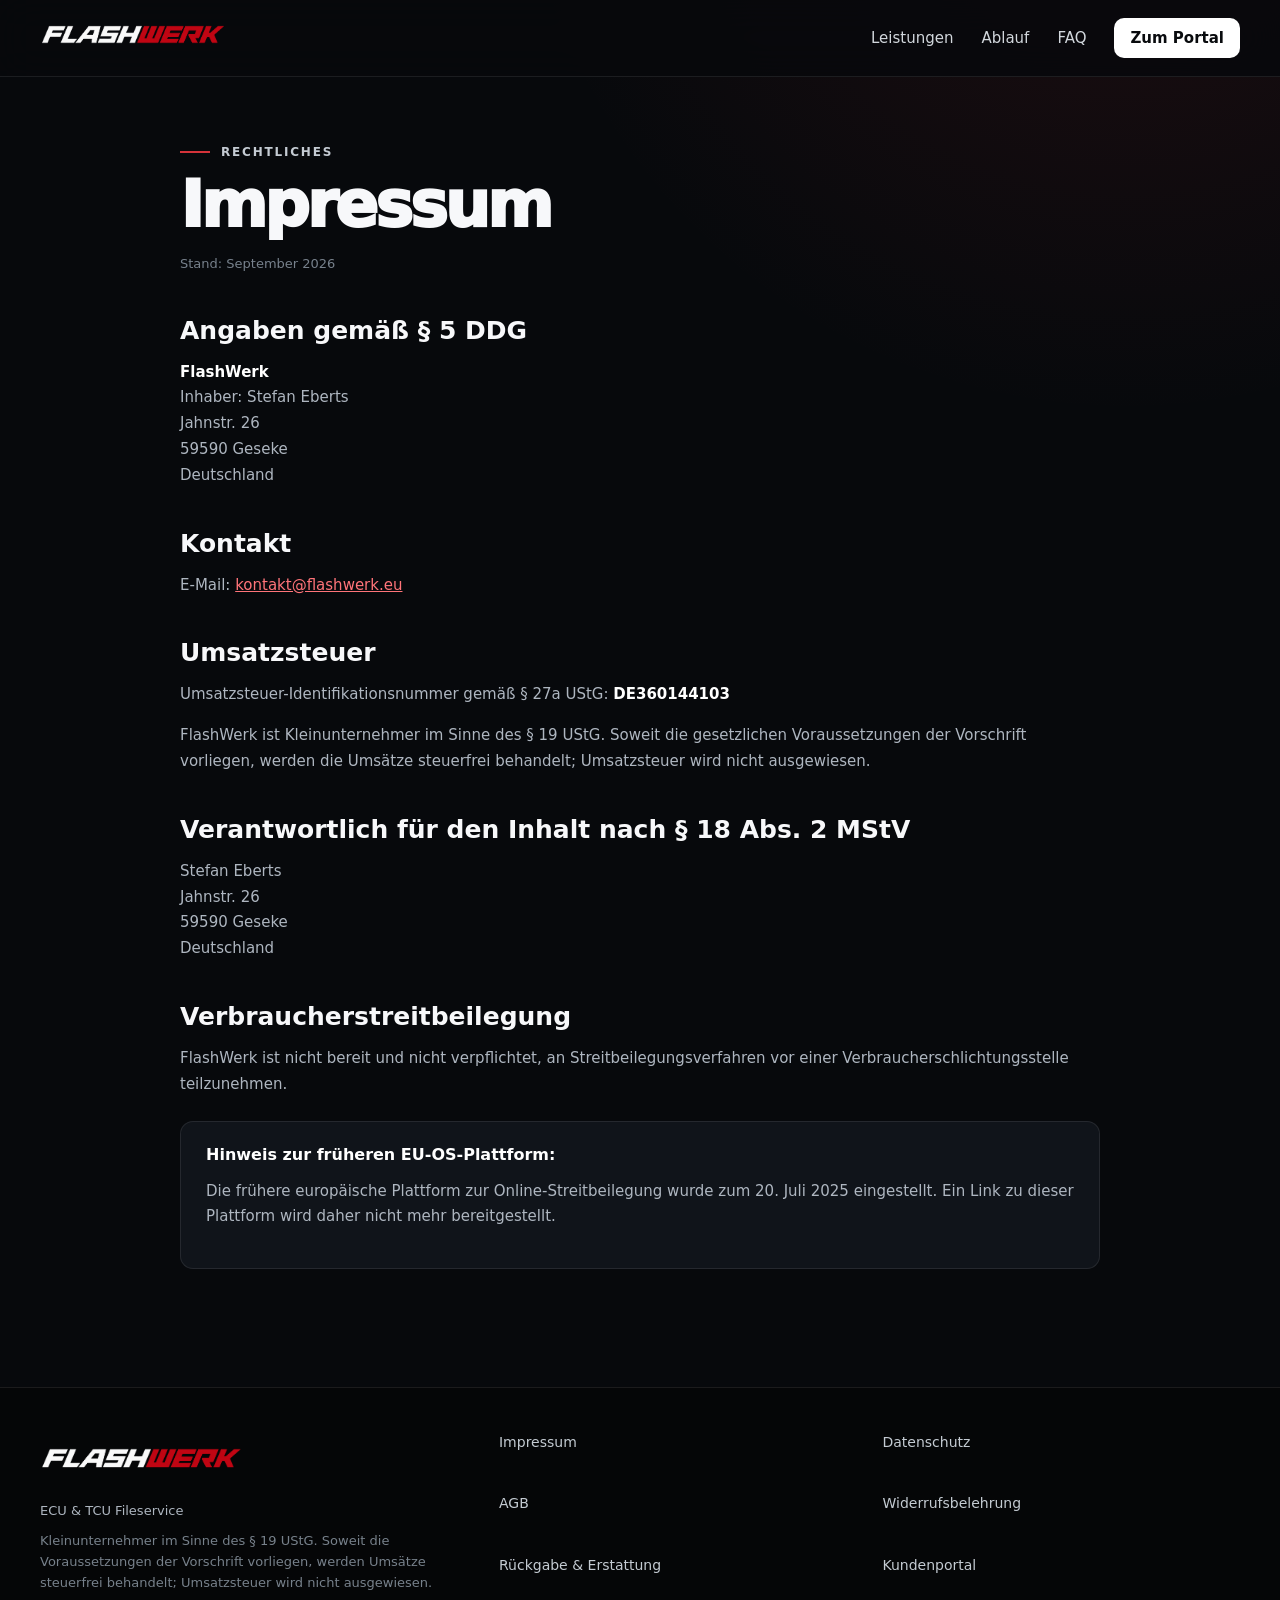
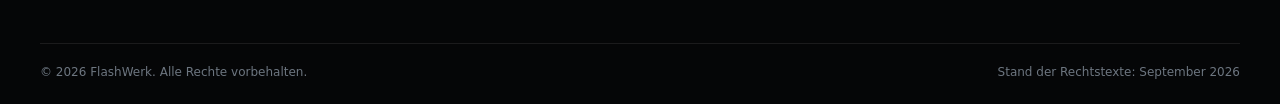
<file: impressum.html>
<!doctype html><html lang="de"><head><meta charset="utf-8"><meta name="viewport" content="width=device-width,initial-scale=1"><title>Impressum – FlashWerk</title><link rel="stylesheet" href="styles.css"></head><body><header class="site-header"><div class="container nav">
<a href="index.html" aria-label="FlashWerk Startseite"><img class="logo" src="flashwerk-logo.png" alt="FlashWerk"></a>
<button class="menu-btn" aria-label="Menü öffnen" aria-expanded="false">☰</button>
<nav class="nav-links">
<a href="index.html#leistungen">Leistungen</a>
<a href="index.html#ablauf">Ablauf</a>
<a href="index.html#faq">FAQ</a>
<a class="btn btn-small" href="https://portal.flashwerk.eu">Zum Portal</a>
</nav></div></header>
<main class="legal-page"><div class="container legal-shell"><div class="section-label">RECHTLICHES</div><h1>Impressum</h1><p class="updated">Stand: September 2026</p>
<h2>Angaben gemäß § 5 DDG</h2>
<p><strong>FlashWerk</strong><br>Inhaber: Stefan Eberts<br>Jahnstr. 26<br>59590 Geseke<br>Deutschland</p>
<h2>Kontakt</h2><p>E-Mail: <a href="mailto:kontakt@flashwerk.eu">kontakt@flashwerk.eu</a></p>
<h2>Umsatzsteuer</h2><p>Umsatzsteuer-Identifikationsnummer gemäß § 27a UStG: <strong>DE360144103</strong></p>
<p>FlashWerk ist Kleinunternehmer im Sinne des § 19 UStG. Soweit die gesetzlichen Voraussetzungen der Vorschrift vorliegen, werden die Umsätze steuerfrei behandelt; Umsatzsteuer wird nicht ausgewiesen.</p>
<h2>Verantwortlich für den Inhalt nach § 18 Abs. 2 MStV</h2><p>Stefan Eberts<br>Jahnstr. 26<br>59590 Geseke<br>Deutschland</p>
<h2>Verbraucherstreitbeilegung</h2><p>FlashWerk ist nicht bereit und nicht verpflichtet, an Streitbeilegungsverfahren vor einer Verbraucherschlichtungsstelle teilzunehmen.</p>
<div class="box"><strong>Hinweis zur früheren EU-OS-Plattform:</strong><p>Die frühere europäische Plattform zur Online-Streitbeilegung wurde zum 20. Juli 2025 eingestellt. Ein Link zu dieser Plattform wird daher nicht mehr bereitgestellt.</p></div>
</div></main><footer>
<div class="container footer-grid">
<div class="footer-brand">
<img class="footer-logo" src="flashwerk-logo.png" alt="FlashWerk">
<p>ECU &amp; TCU Fileservice</p>
<p class="small-business">Kleinunternehmer im Sinne des § 19 UStG. Soweit die Voraussetzungen der Vorschrift vorliegen, werden Umsätze steuerfrei behandelt; Umsatzsteuer wird nicht ausgewiesen.</p>
</div>
<div class="footer-links">
<a href="impressum.html">Impressum</a>
<a href="datenschutz.html">Datenschutz</a>
<a href="agb.html">AGB</a>
<a href="widerruf.html">Widerrufsbelehrung</a>
<a href="rueckgabe.html">Rückgabe &amp; Erstattung</a>
<a href="https://portal.flashwerk.eu">Kundenportal</a>
</div>
</div>
<div class="container copyright"><span>© <span data-year></span> FlashWerk. Alle Rechte vorbehalten.</span><span>Stand der Rechtstexte: September 2026</span></div>
</footer><script src="script.js"></script></body></html>
</file>
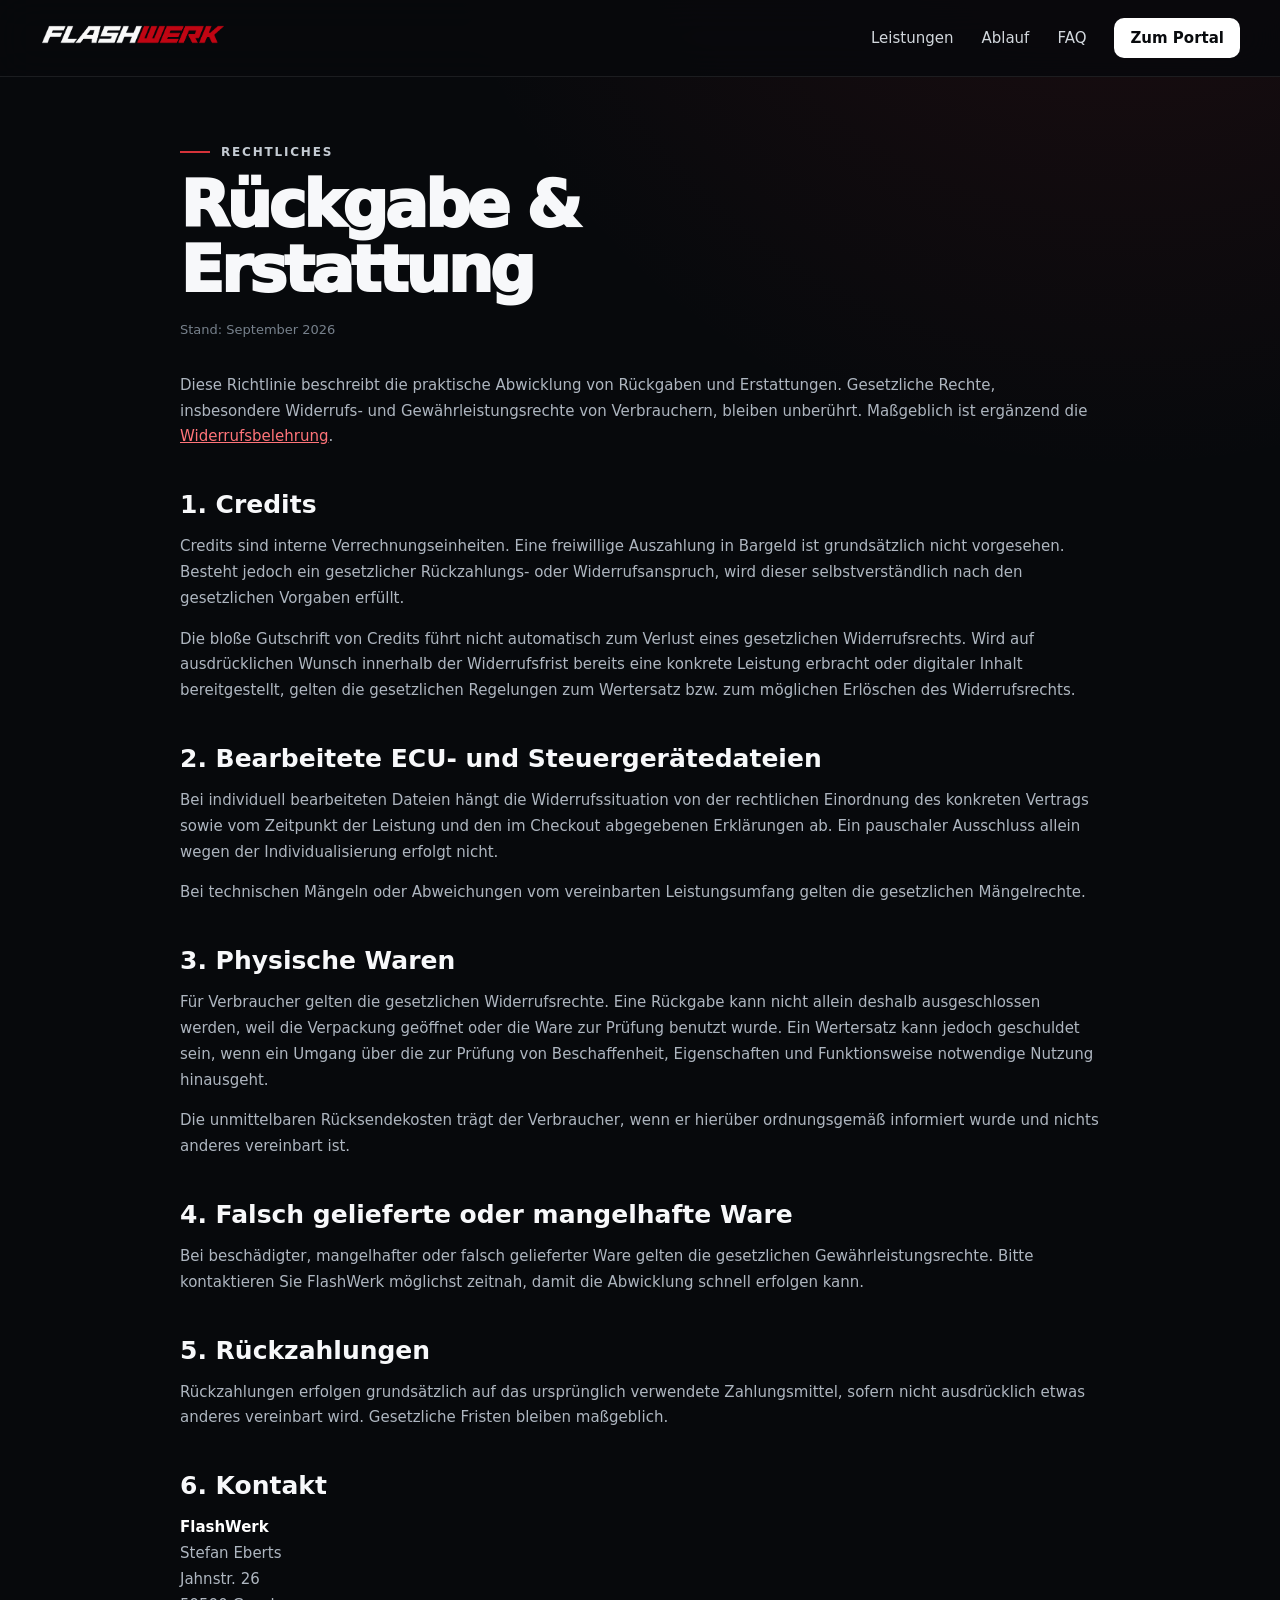
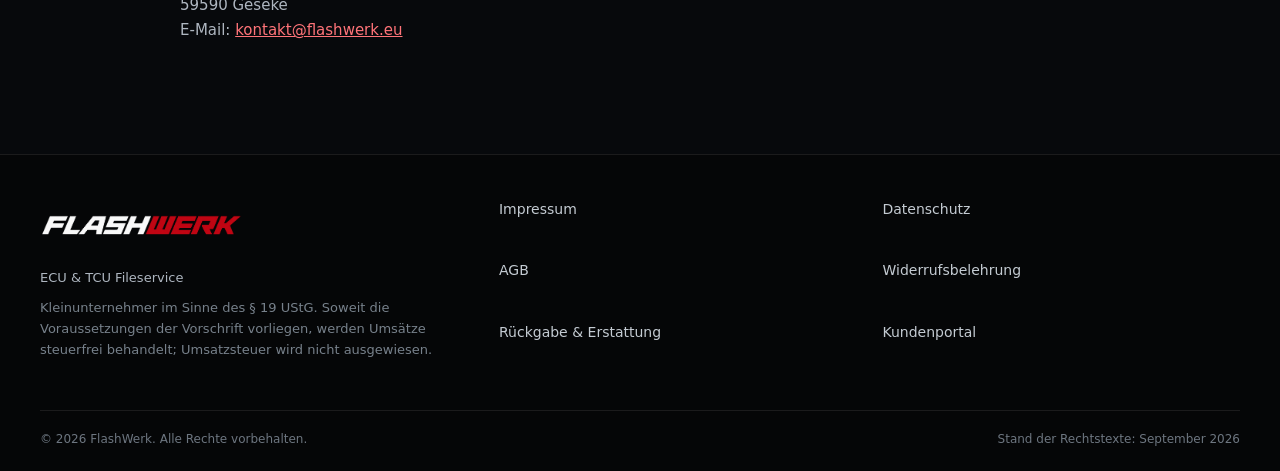
<file: rueckgabe.html>
<!doctype html><html lang="de"><head><meta charset="utf-8"><meta name="viewport" content="width=device-width,initial-scale=1"><title>Rückgabe & Erstattung – FlashWerk</title><link rel="stylesheet" href="styles.css"></head><body><header class="site-header"><div class="container nav">
<a href="index.html" aria-label="FlashWerk Startseite"><img class="logo" src="flashwerk-logo.png" alt="FlashWerk"></a>
<button class="menu-btn" aria-label="Menü öffnen" aria-expanded="false">☰</button>
<nav class="nav-links">
<a href="index.html#leistungen">Leistungen</a>
<a href="index.html#ablauf">Ablauf</a>
<a href="index.html#faq">FAQ</a>
<a class="btn btn-small" href="https://portal.flashwerk.eu">Zum Portal</a>
</nav></div></header>
<main class="legal-page"><div class="container legal-shell"><div class="section-label">RECHTLICHES</div><h1>Rückgabe &amp; Erstattung</h1><p class="updated">Stand: September 2026</p>
<p>Diese Richtlinie beschreibt die praktische Abwicklung von Rückgaben und Erstattungen. Gesetzliche Rechte, insbesondere Widerrufs- und Gewährleistungsrechte von Verbrauchern, bleiben unberührt. Maßgeblich ist ergänzend die <a href="widerruf.html">Widerrufsbelehrung</a>.</p>

<h2>1. Credits</h2>
<p>Credits sind interne Verrechnungseinheiten. Eine freiwillige Auszahlung in Bargeld ist grundsätzlich nicht vorgesehen. Besteht jedoch ein gesetzlicher Rückzahlungs- oder Widerrufsanspruch, wird dieser selbstverständlich nach den gesetzlichen Vorgaben erfüllt.</p>
<p>Die bloße Gutschrift von Credits führt nicht automatisch zum Verlust eines gesetzlichen Widerrufsrechts. Wird auf ausdrücklichen Wunsch innerhalb der Widerrufsfrist bereits eine konkrete Leistung erbracht oder digitaler Inhalt bereitgestellt, gelten die gesetzlichen Regelungen zum Wertersatz bzw. zum möglichen Erlöschen des Widerrufsrechts.</p>

<h2>2. Bearbeitete ECU- und Steuergerätedateien</h2>
<p>Bei individuell bearbeiteten Dateien hängt die Widerrufssituation von der rechtlichen Einordnung des konkreten Vertrags sowie vom Zeitpunkt der Leistung und den im Checkout abgegebenen Erklärungen ab. Ein pauschaler Ausschluss allein wegen der Individualisierung erfolgt nicht.</p>
<p>Bei technischen Mängeln oder Abweichungen vom vereinbarten Leistungsumfang gelten die gesetzlichen Mängelrechte.</p>

<h2>3. Physische Waren</h2>
<p>Für Verbraucher gelten die gesetzlichen Widerrufsrechte. Eine Rückgabe kann nicht allein deshalb ausgeschlossen werden, weil die Verpackung geöffnet oder die Ware zur Prüfung benutzt wurde. Ein Wertersatz kann jedoch geschuldet sein, wenn ein Umgang über die zur Prüfung von Beschaffenheit, Eigenschaften und Funktionsweise notwendige Nutzung hinausgeht.</p>
<p>Die unmittelbaren Rücksendekosten trägt der Verbraucher, wenn er hierüber ordnungsgemäß informiert wurde und nichts anderes vereinbart ist.</p>

<h2>4. Falsch gelieferte oder mangelhafte Ware</h2>
<p>Bei beschädigter, mangelhafter oder falsch gelieferter Ware gelten die gesetzlichen Gewährleistungsrechte. Bitte kontaktieren Sie FlashWerk möglichst zeitnah, damit die Abwicklung schnell erfolgen kann.</p>

<h2>5. Rückzahlungen</h2>
<p>Rückzahlungen erfolgen grundsätzlich auf das ursprünglich verwendete Zahlungsmittel, sofern nicht ausdrücklich etwas anderes vereinbart wird. Gesetzliche Fristen bleiben maßgeblich.</p>

<h2>6. Kontakt</h2>
<p><strong>FlashWerk</strong><br>Stefan Eberts<br>Jahnstr. 26<br>59590 Geseke<br>E-Mail: <a href="mailto:kontakt@flashwerk.eu">kontakt@flashwerk.eu</a></p>
</div></main><footer>
<div class="container footer-grid">
<div class="footer-brand">
<img class="footer-logo" src="flashwerk-logo.png" alt="FlashWerk">
<p>ECU &amp; TCU Fileservice</p>
<p class="small-business">Kleinunternehmer im Sinne des § 19 UStG. Soweit die Voraussetzungen der Vorschrift vorliegen, werden Umsätze steuerfrei behandelt; Umsatzsteuer wird nicht ausgewiesen.</p>
</div>
<div class="footer-links">
<a href="impressum.html">Impressum</a>
<a href="datenschutz.html">Datenschutz</a>
<a href="agb.html">AGB</a>
<a href="widerruf.html">Widerrufsbelehrung</a>
<a href="rueckgabe.html">Rückgabe &amp; Erstattung</a>
<a href="https://portal.flashwerk.eu">Kundenportal</a>
</div>
</div>
<div class="container copyright"><span>© <span data-year></span> FlashWerk. Alle Rechte vorbehalten.</span><span>Stand der Rechtstexte: September 2026</span></div>
</footer><script src="script.js"></script></body></html>
</file>
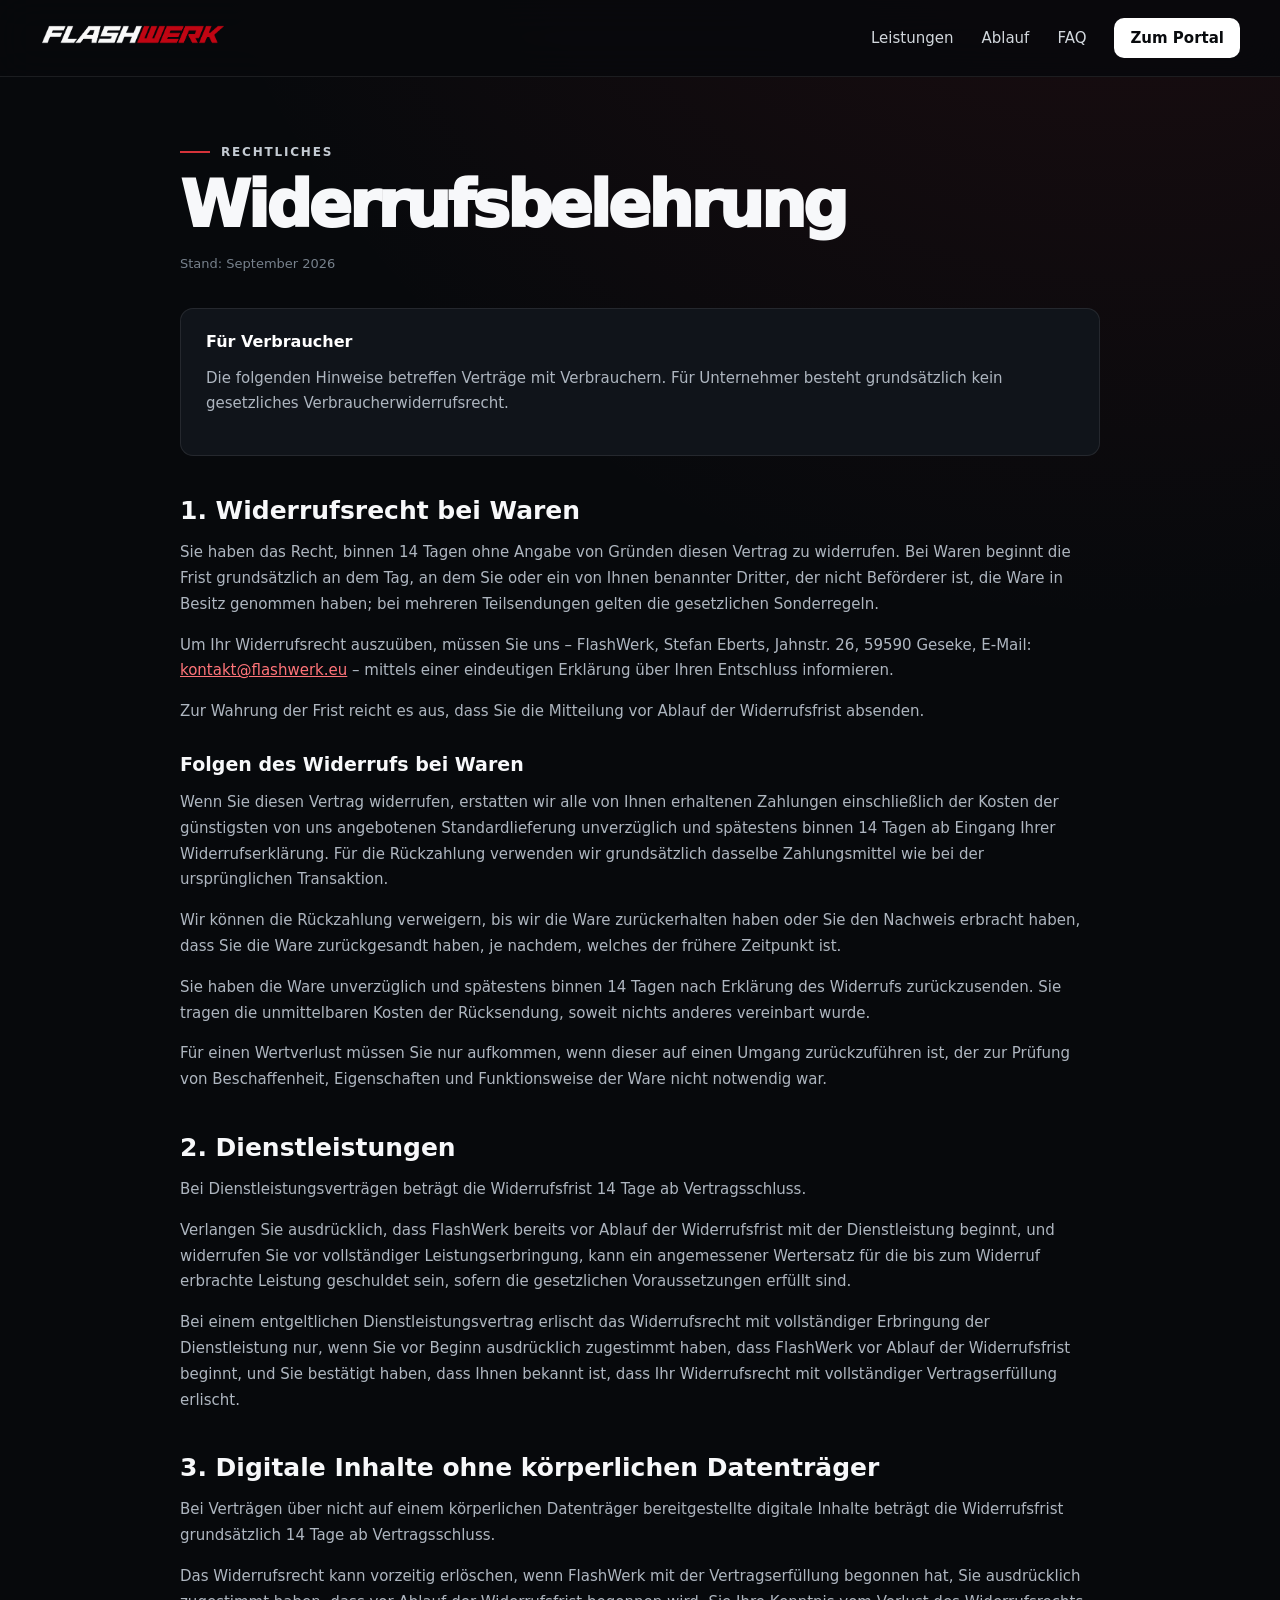
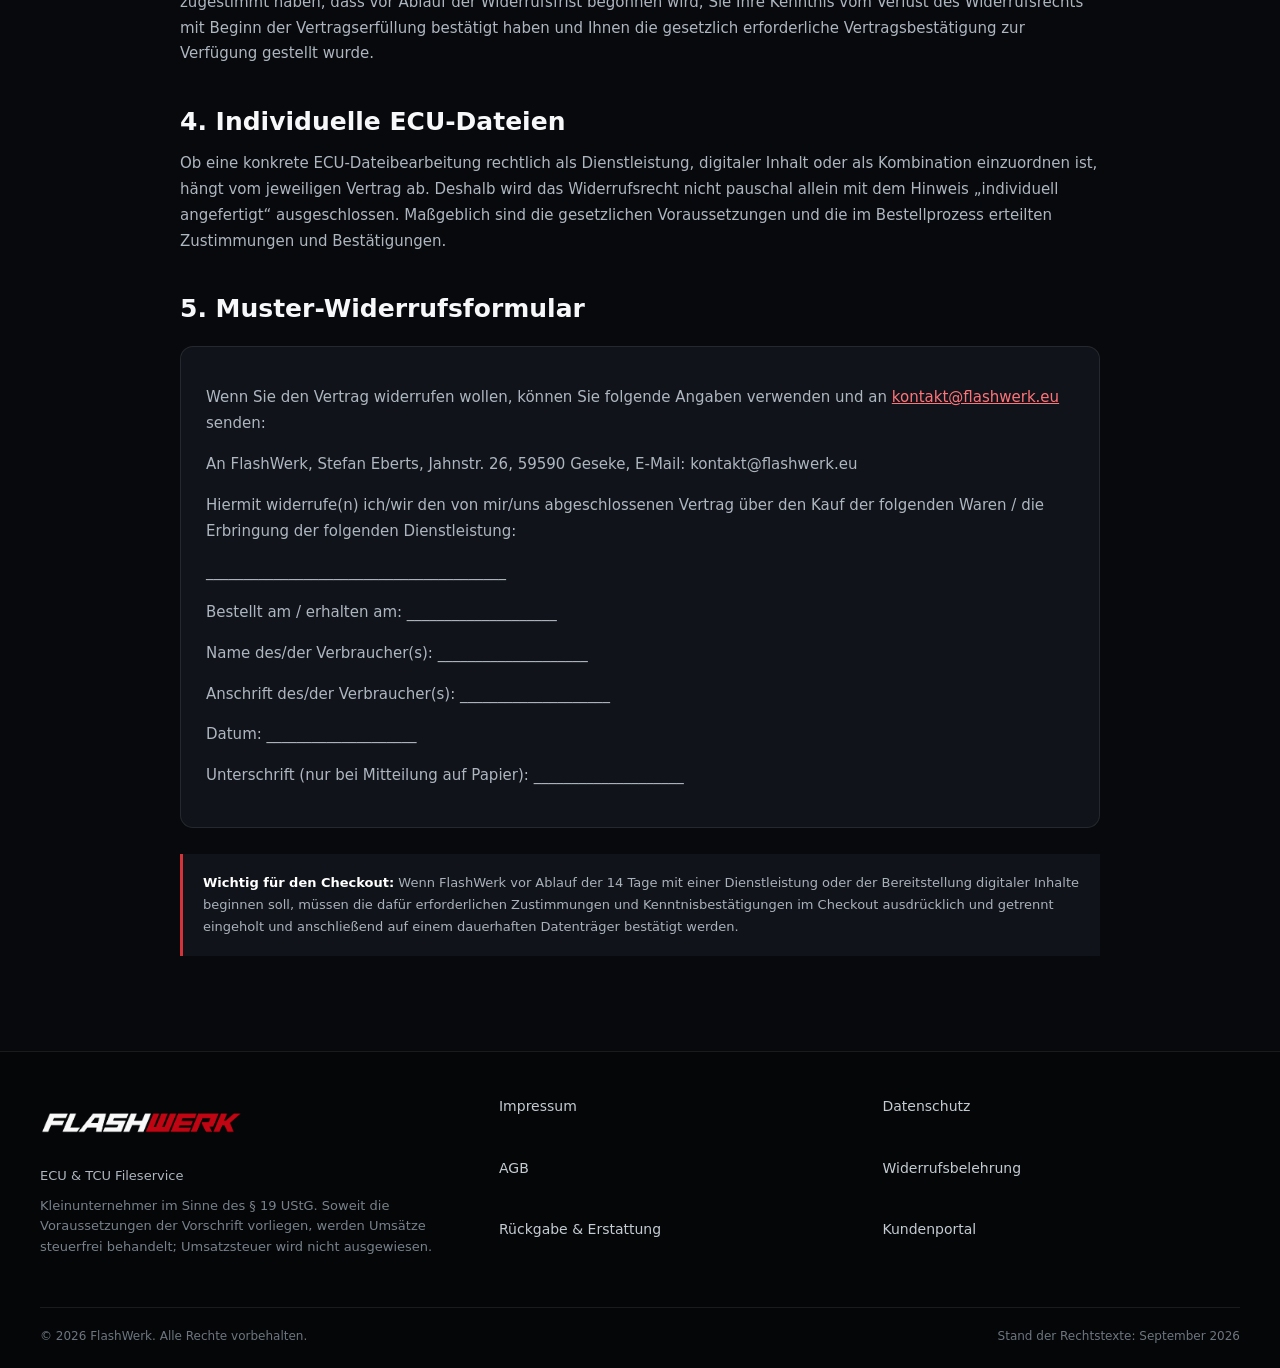
<file: widerruf.html>
<!doctype html><html lang="de"><head><meta charset="utf-8"><meta name="viewport" content="width=device-width,initial-scale=1"><title>Widerrufsbelehrung – FlashWerk</title><link rel="stylesheet" href="styles.css"></head><body><header class="site-header"><div class="container nav">
<a href="index.html" aria-label="FlashWerk Startseite"><img class="logo" src="flashwerk-logo.png" alt="FlashWerk"></a>
<button class="menu-btn" aria-label="Menü öffnen" aria-expanded="false">☰</button>
<nav class="nav-links">
<a href="index.html#leistungen">Leistungen</a>
<a href="index.html#ablauf">Ablauf</a>
<a href="index.html#faq">FAQ</a>
<a class="btn btn-small" href="https://portal.flashwerk.eu">Zum Portal</a>
</nav></div></header>
<main class="legal-page"><div class="container legal-shell"><div class="section-label">RECHTLICHES</div><h1>Widerrufsbelehrung</h1><p class="updated">Stand: September 2026</p>

<div class="box"><strong>Für Verbraucher</strong><p>Die folgenden Hinweise betreffen Verträge mit Verbrauchern. Für Unternehmer besteht grundsätzlich kein gesetzliches Verbraucherwiderrufsrecht.</p></div>

<h2>1. Widerrufsrecht bei Waren</h2>
<p>Sie haben das Recht, binnen 14 Tagen ohne Angabe von Gründen diesen Vertrag zu widerrufen. Bei Waren beginnt die Frist grundsätzlich an dem Tag, an dem Sie oder ein von Ihnen benannter Dritter, der nicht Beförderer ist, die Ware in Besitz genommen haben; bei mehreren Teilsendungen gelten die gesetzlichen Sonderregeln.</p>
<p>Um Ihr Widerrufsrecht auszuüben, müssen Sie uns – FlashWerk, Stefan Eberts, Jahnstr. 26, 59590 Geseke, E-Mail: <a href="mailto:kontakt@flashwerk.eu">kontakt@flashwerk.eu</a> – mittels einer eindeutigen Erklärung über Ihren Entschluss informieren.</p>
<p>Zur Wahrung der Frist reicht es aus, dass Sie die Mitteilung vor Ablauf der Widerrufsfrist absenden.</p>

<h3>Folgen des Widerrufs bei Waren</h3>
<p>Wenn Sie diesen Vertrag widerrufen, erstatten wir alle von Ihnen erhaltenen Zahlungen einschließlich der Kosten der günstigsten von uns angebotenen Standardlieferung unverzüglich und spätestens binnen 14 Tagen ab Eingang Ihrer Widerrufserklärung. Für die Rückzahlung verwenden wir grundsätzlich dasselbe Zahlungsmittel wie bei der ursprünglichen Transaktion.</p>
<p>Wir können die Rückzahlung verweigern, bis wir die Ware zurückerhalten haben oder Sie den Nachweis erbracht haben, dass Sie die Ware zurückgesandt haben, je nachdem, welches der frühere Zeitpunkt ist.</p>
<p>Sie haben die Ware unverzüglich und spätestens binnen 14 Tagen nach Erklärung des Widerrufs zurückzusenden. Sie tragen die unmittelbaren Kosten der Rücksendung, soweit nichts anderes vereinbart wurde.</p>
<p>Für einen Wertverlust müssen Sie nur aufkommen, wenn dieser auf einen Umgang zurückzuführen ist, der zur Prüfung von Beschaffenheit, Eigenschaften und Funktionsweise der Ware nicht notwendig war.</p>

<h2>2. Dienstleistungen</h2>
<p>Bei Dienstleistungsverträgen beträgt die Widerrufsfrist 14 Tage ab Vertragsschluss.</p>
<p>Verlangen Sie ausdrücklich, dass FlashWerk bereits vor Ablauf der Widerrufsfrist mit der Dienstleistung beginnt, und widerrufen Sie vor vollständiger Leistungserbringung, kann ein angemessener Wertersatz für die bis zum Widerruf erbrachte Leistung geschuldet sein, sofern die gesetzlichen Voraussetzungen erfüllt sind.</p>
<p>Bei einem entgeltlichen Dienstleistungsvertrag erlischt das Widerrufsrecht mit vollständiger Erbringung der Dienstleistung nur, wenn Sie vor Beginn ausdrücklich zugestimmt haben, dass FlashWerk vor Ablauf der Widerrufsfrist beginnt, und Sie bestätigt haben, dass Ihnen bekannt ist, dass Ihr Widerrufsrecht mit vollständiger Vertragserfüllung erlischt.</p>

<h2>3. Digitale Inhalte ohne körperlichen Datenträger</h2>
<p>Bei Verträgen über nicht auf einem körperlichen Datenträger bereitgestellte digitale Inhalte beträgt die Widerrufsfrist grundsätzlich 14 Tage ab Vertragsschluss.</p>
<p>Das Widerrufsrecht kann vorzeitig erlöschen, wenn FlashWerk mit der Vertragserfüllung begonnen hat, Sie ausdrücklich zugestimmt haben, dass vor Ablauf der Widerrufsfrist begonnen wird, Sie Ihre Kenntnis vom Verlust des Widerrufsrechts mit Beginn der Vertragserfüllung bestätigt haben und Ihnen die gesetzlich erforderliche Vertragsbestätigung zur Verfügung gestellt wurde.</p>

<h2>4. Individuelle ECU-Dateien</h2>
<p>Ob eine konkrete ECU-Dateibearbeitung rechtlich als Dienstleistung, digitaler Inhalt oder als Kombination einzuordnen ist, hängt vom jeweiligen Vertrag ab. Deshalb wird das Widerrufsrecht nicht pauschal allein mit dem Hinweis „individuell angefertigt“ ausgeschlossen. Maßgeblich sind die gesetzlichen Voraussetzungen und die im Bestellprozess erteilten Zustimmungen und Bestätigungen.</p>

<h2>5. Muster-Widerrufsformular</h2>
<div class="box">
<p>Wenn Sie den Vertrag widerrufen wollen, können Sie folgende Angaben verwenden und an <a href="mailto:kontakt@flashwerk.eu">kontakt@flashwerk.eu</a> senden:</p>
<p>An FlashWerk, Stefan Eberts, Jahnstr. 26, 59590 Geseke, E-Mail: kontakt@flashwerk.eu</p>
<p>Hiermit widerrufe(n) ich/wir den von mir/uns abgeschlossenen Vertrag über den Kauf der folgenden Waren / die Erbringung der folgenden Dienstleistung:</p>
<p>________________________________________</p>
<p>Bestellt am / erhalten am: ____________________</p>
<p>Name des/der Verbraucher(s): ____________________</p>
<p>Anschrift des/der Verbraucher(s): ____________________</p>
<p>Datum: ____________________</p>
<p>Unterschrift (nur bei Mitteilung auf Papier): ____________________</p>
</div>

<div class="notice"><strong>Wichtig für den Checkout:</strong> Wenn FlashWerk vor Ablauf der 14 Tage mit einer Dienstleistung oder der Bereitstellung digitaler Inhalte beginnen soll, müssen die dafür erforderlichen Zustimmungen und Kenntnisbestätigungen im Checkout ausdrücklich und getrennt eingeholt und anschließend auf einem dauerhaften Datenträger bestätigt werden.</div>
</div></main><footer>
<div class="container footer-grid">
<div class="footer-brand">
<img class="footer-logo" src="flashwerk-logo.png" alt="FlashWerk">
<p>ECU &amp; TCU Fileservice</p>
<p class="small-business">Kleinunternehmer im Sinne des § 19 UStG. Soweit die Voraussetzungen der Vorschrift vorliegen, werden Umsätze steuerfrei behandelt; Umsatzsteuer wird nicht ausgewiesen.</p>
</div>
<div class="footer-links">
<a href="impressum.html">Impressum</a>
<a href="datenschutz.html">Datenschutz</a>
<a href="agb.html">AGB</a>
<a href="widerruf.html">Widerrufsbelehrung</a>
<a href="rueckgabe.html">Rückgabe &amp; Erstattung</a>
<a href="https://portal.flashwerk.eu">Kundenportal</a>
</div>
</div>
<div class="container copyright"><span>© <span data-year></span> FlashWerk. Alle Rechte vorbehalten.</span><span>Stand der Rechtstexte: September 2026</span></div>
</footer><script src="script.js"></script></body></html>
</file>
<file: styles.css>
:root{
  --bg:#07090c;
  --bg-soft:#0b0e12;
  --panel:#10141a;
  --panel-2:#12171e;
  --text:#f7f8fa;
  --muted:#aeb6c0;
  --muted-2:#7e8791;
  --line:rgba(255,255,255,.085);
  --red:#d5333a;
  --red-2:#ef4b50;
  --red-soft:rgba(213,51,58,.14);
  --max:1200px;
}
*{box-sizing:border-box}
html{scroll-behavior:smooth}
body{
  margin:0;
  background:
    radial-gradient(circle at 88% -12%,rgba(213,51,58,.12),transparent 28%),
    var(--bg);
  color:var(--text);
  font-family:Inter,ui-sans-serif,system-ui,-apple-system,BlinkMacSystemFont,"Segoe UI",sans-serif;
  -webkit-font-smoothing:antialiased
}
a{text-decoration:none;color:inherit}
img{display:block;max-width:100%}
.container{width:min(calc(100% - 42px),var(--max));margin:auto}
.site-header{
  position:fixed;inset:0 0 auto;z-index:100;
  background:rgba(7,9,12,.86);backdrop-filter:blur(18px);
  border-bottom:1px solid var(--line)
}
.nav{height:76px;display:flex;align-items:center;justify-content:space-between;gap:26px}
.logo{width:188px;height:auto}
.nav-links{display:flex;align-items:center;gap:28px;color:#d2d7dd;font-size:15px}
.nav-links a:hover{color:#fff}
.menu-btn{display:none;background:none;border:0;color:#fff;font-size:27px}
.btn{
  display:inline-flex;align-items:center;justify-content:center;gap:10px;
  min-height:48px;padding:0 22px;border-radius:10px;
  font-size:15px;font-weight:800;border:1px solid transparent;
  transition:.2s ease
}
.btn:hover{transform:translateY(-1px)}
.btn-primary{
  background:linear-gradient(135deg,var(--red),var(--red-2));
  color:#fff;box-shadow:0 14px 42px rgba(213,51,58,.20)
}
.btn-secondary{background:rgba(255,255,255,.025);border-color:var(--line)}
.btn-small{min-height:40px;padding:0 15px;background:#fff;color:#090b0e}

.hero{
  position:relative;overflow:hidden;min-height:850px;
  padding:155px 0 105px;display:flex;align-items:center;
  border-bottom:1px solid var(--line)
}
.hero:before{
  content:"";position:absolute;inset:0;
  background-image:
    linear-gradient(rgba(255,255,255,.025) 1px,transparent 1px),
    linear-gradient(90deg,rgba(255,255,255,.025) 1px,transparent 1px);
  background-size:68px 68px;
  mask-image:linear-gradient(to bottom,black 32%,transparent 95%)
}
.hero:after{
  content:"";position:absolute;width:600px;height:600px;border-radius:50%;
  right:-190px;top:20px;background:rgba(213,51,58,.16);filter:blur(135px)
}
.hero-grid{
  position:relative;z-index:2;display:grid;
  grid-template-columns:1.08fr .92fr;gap:76px;align-items:center
}
.eyebrow,.section-label{
  display:flex;align-items:center;gap:11px;
  font-size:12px;font-weight:900;letter-spacing:.15em;color:#c4cbd3
}
.eyebrow:before,.section-label:before{
  content:"";width:30px;height:2px;background:var(--red)
}
h1{
  margin:24px 0 25px;
  max-width:760px;
  font-size:clamp(58px,7.3vw,100px);
  line-height:.91;letter-spacing:-.066em;font-weight:950
}
.hero-copy{
  max-width:690px;color:var(--muted);
  font-size:19px;line-height:1.72
}
.red{color:var(--red-2)}
.hero-actions{display:flex;gap:12px;flex-wrap:wrap;margin-top:34px}
.hero-trust{
  display:flex;gap:22px;flex-wrap:wrap;margin-top:30px;
  color:#c5ccd4;font-size:13px
}
.hero-trust span{display:flex;align-items:center;gap:9px}
.hero-trust span:before{
  content:"";width:7px;height:7px;border-radius:50%;
  background:var(--red-2);box-shadow:0 0 14px rgba(239,75,80,.5)
}

.hero-panel{
  border:1px solid rgba(255,255,255,.09);border-radius:22px;
  padding:30px;background:
    radial-gradient(circle at 88% 10%,rgba(213,51,58,.13),transparent 34%),
    linear-gradient(160deg,rgba(255,255,255,.05),rgba(255,255,255,.012));
  box-shadow:0 32px 95px rgba(0,0,0,.30)
}
.panel-top{display:flex;justify-content:space-between;gap:18px;align-items:center}
.live{display:flex;align-items:center;gap:9px;font-size:13px;font-weight:750}
.live:before{content:"";width:8px;height:8px;border-radius:50%;background:#4bd67f;box-shadow:0 0 16px rgba(75,214,127,.55)}
.panel-tag{
  padding:7px 11px;border-radius:999px;
  background:var(--red-soft);color:#ff7479;font-size:12px;font-weight:850
}
.panel-kicker{margin-top:30px;color:var(--muted-2);font-size:13px;font-weight:700}
.panel-big{
  font-size:58px;font-weight:950;letter-spacing:-.06em;line-height:1.0;
  margin:4px 0 8px
}
.panel-sub{color:var(--muted);font-size:16px;line-height:1.65}
.panel-features{display:grid;grid-template-columns:1fr 1fr;gap:12px;margin-top:26px}
.panel-feature{
  padding:16px;border:1px solid var(--line);border-radius:13px;
  background:rgba(255,255,255,.02)
}
.panel-feature strong{display:block;font-size:15px;margin-bottom:5px}
.panel-feature span{color:var(--muted);font-size:12.5px;line-height:1.5}

.metric-strip{
  padding:0 0 1px;background:var(--bg);
  border-bottom:1px solid var(--line)
}
.metric-grid{
  display:grid;grid-template-columns:repeat(4,1fr);
  border-left:1px solid var(--line)
}
.metric{
  min-height:126px;padding:27px 28px;
  border-right:1px solid var(--line);
  display:flex;flex-direction:column;justify-content:center
}
.metric strong{font-size:27px;letter-spacing:-.03em}
.metric span{margin-top:7px;color:var(--muted);font-size:13px;line-height:1.45}

.section{padding:112px 0}
.section-alt{background:var(--bg-soft);border-block:1px solid var(--line)}
.section-head{
  display:flex;justify-content:space-between;align-items:flex-end;
  gap:60px;margin:17px 0 52px
}
.section-head h2,.ai-copy h2,.process-copy h2,.portal-box h2,.faq-wrap h2,.final-cta h2,.legal-page h1{
  margin:0;font-size:clamp(42px,5vw,66px);line-height:1.02;letter-spacing:-.052em
}
.section-head p{
  max-width:460px;margin:0;color:var(--muted);font-size:16px;line-height:1.72
}

.cards{display:grid;grid-template-columns:repeat(3,1fr);gap:15px}
.card{
  min-height:280px;padding:30px;border:1px solid var(--line);
  border-radius:17px;background:
    linear-gradient(155deg,rgba(255,255,255,.035),rgba(255,255,255,.008));
  transition:.22s ease
}
.card:hover{transform:translateY(-3px);border-color:rgba(239,75,80,.28)}
.card-no{font-size:12px;color:var(--red-2);font-weight:900;letter-spacing:.12em;margin-bottom:58px}
.card h3{font-size:22px;margin:0 0 12px}
.card p,.step p,.ai-copy p,.portal-box p,.faq-list p,.legal-page p,.legal-page li{
  color:var(--muted);font-size:15px;line-height:1.72
}
.notice{
  margin-top:26px;padding:18px 20px;
  border-left:3px solid var(--red);
  background:#101319;color:#a9b1bb;font-size:13px;line-height:1.7
}

.ai-section{position:relative;overflow:hidden}
.ai-section:before{
  content:"AI";position:absolute;right:-20px;top:-96px;
  font-size:360px;font-weight:1000;letter-spacing:-.1em;
  color:rgba(255,255,255,.018)
}
.ai-grid{
  position:relative;z-index:2;display:grid;
  grid-template-columns:.95fr 1.05fr;gap:80px;align-items:center
}
.ai-copy h2{margin:17px 0 24px}
.ai-copy>p{font-size:17px;line-height:1.75}
.ai-benefits{display:grid;gap:14px;margin:30px 0 32px}
.ai-benefit{
  display:grid;grid-template-columns:42px 1fr;gap:15px;
  align-items:start;padding:17px 18px;border:1px solid var(--line);
  border-radius:14px;background:rgba(255,255,255,.018)
}
.ai-icon{
  width:42px;height:42px;border-radius:11px;
  display:grid;place-items:center;background:var(--red-soft);
  color:#ff767b;font-weight:950;font-size:18px
}
.ai-benefit strong{display:block;font-size:16px;margin:1px 0 5px}
.ai-benefit span{display:block;color:var(--muted);font-size:13.5px;line-height:1.55}

.ai-console{
  border:1px solid rgba(239,75,80,.24);border-radius:22px;padding:28px;
  background:
    radial-gradient(circle at 88% 12%,rgba(213,51,58,.14),transparent 32%),
    linear-gradient(160deg,#12171e,#0b0f14);
  box-shadow:0 28px 90px rgba(0,0,0,.30)
}
.console-top{display:flex;justify-content:space-between;align-items:center;margin-bottom:24px}
.console-status{display:flex;align-items:center;gap:9px;font-size:13px;font-weight:800}
.console-status:before{content:"";width:8px;height:8px;border-radius:50%;background:#4bd67f;box-shadow:0 0 15px rgba(75,214,127,.5)}
.console-speed{font-size:12px;font-weight:900;color:#ff7479;letter-spacing:.08em}
.console-file{
  padding:18px 18px 17px;border-radius:14px;border:1px solid var(--line);
  background:#0b0f14;margin-bottom:12px
}
.console-file-head{display:flex;justify-content:space-between;gap:20px;margin-bottom:13px}
.console-file strong{font-size:15px}
.console-file span{font-size:12px;color:var(--muted)}
.progress{height:7px;border-radius:999px;background:#232830;overflow:hidden}
.progress span{display:block;width:100%;height:100%;background:linear-gradient(90deg,var(--red),var(--red-2))}
.console-options{display:grid;grid-template-columns:repeat(3,1fr);gap:11px;margin-top:18px}
.console-option{
  padding:17px 15px;border:1px solid var(--line);border-radius:13px;
  background:rgba(255,255,255,.022)
}
.console-option strong{display:block;font-size:20px;margin-bottom:5px}
.console-option span{color:var(--muted);font-size:11.5px}
.console-note{margin:18px 0 0;color:#79838e;font-size:12px;line-height:1.62}

.process-grid{display:grid;grid-template-columns:.8fr 1.2fr;gap:80px;align-items:start}
.process-copy h2{margin:17px 0 18px}
.process-copy p{color:var(--muted);font-size:16px;line-height:1.75}
.process{border-top:1px solid var(--line)}
.step{
  display:grid;grid-template-columns:70px 1fr;gap:24px;
  padding:34px 0;border-bottom:1px solid var(--line)
}
.step-no{font-size:13px;color:var(--red-2);font-weight:900}
.step h3{font-size:23px;margin:0 0 8px}

.portal-section{padding:76px 0}
.portal-box{
  padding:56px;border:1px solid rgba(213,51,58,.25);border-radius:22px;
  display:flex;justify-content:space-between;align-items:center;gap:55px;
  background:
    radial-gradient(circle at 88% 20%,rgba(213,51,58,.13),transparent 30%),
    linear-gradient(135deg,#131820,#0b0f14)
}
.portal-box h2{margin:13px 0}
.portal-box p{max-width:650px;font-size:16px}

.faq-wrap{display:grid;grid-template-columns:.76fr 1.24fr;gap:80px}
.faq-list{border-top:1px solid var(--line)}
details{border-bottom:1px solid var(--line);padding:24px 0}
summary{
  cursor:pointer;list-style:none;position:relative;padding-right:34px;
  font-size:17px;font-weight:800
}
summary:after{
  content:"+";position:absolute;right:5px;top:-3px;
  color:var(--red-2);font-size:24px
}
details[open] summary:after{content:"–"}

.final-cta{
  text-align:center;padding:120px 0 130px;
  background:radial-gradient(circle at 50% 110%,rgba(213,51,58,.17),transparent 40%)
}
.final-cta .section-label{justify-content:center;margin-bottom:16px}
.final-cta .btn{margin-top:32px}

footer{background:#050607;border-top:1px solid var(--line);padding:46px 0 25px}
.footer-grid{display:grid;grid-template-columns:1.05fr 1.95fr;gap:60px}
.footer-logo{width:205px}
.footer-brand p{color:var(--muted);font-size:13px}
.small-business{color:#77818b!important;line-height:1.6!important}
.footer-links{display:grid;grid-template-columns:repeat(2,minmax(0,1fr));gap:11px 26px;font-size:14px;color:#c4cbd2}
.copyright{
  border-top:1px solid var(--line);margin-top:36px;padding-top:21px;
  color:#6d7680;font-size:12px;display:flex;justify-content:space-between;gap:20px;flex-wrap:wrap
}

/* Legal */
.legal-page{padding:145px 0 95px}
.legal-page .legal-shell{max-width:920px}
.legal-page h1{margin:14px 0 35px}
.legal-page h2{font-size:25px;margin:40px 0 13px}
.legal-page h3{font-size:19px;margin:28px 0 10px}
.legal-page ul{padding-left:22px}
.legal-page .box{padding:23px 25px;border:1px solid var(--line);border-radius:13px;background:var(--panel);margin:23px 0}
.legal-page a{color:#ff7479;text-decoration:underline}
.legal-page strong{color:#fff}
.legal-page .updated{font-size:13px;color:#77818c;margin-top:-20px;margin-bottom:32px}

@media(max-width:980px){
  .hero-grid,.ai-grid,.process-grid{grid-template-columns:1fr}
  .hero-panel,.ai-console{max-width:760px}
  .metric-grid{grid-template-columns:1fr 1fr}
  .cards{grid-template-columns:1fr 1fr}
}
@media(max-width:850px){
  .menu-btn{display:block}
  .nav-links{
    display:none;position:absolute;top:76px;left:0;right:0;
    background:#090c10;border-bottom:1px solid var(--line);
    padding:24px 20px;flex-direction:column;align-items:stretch
  }
  .nav-links.open{display:flex}
  .nav-links a{text-align:center}
  .section-head{display:block}.section-head p{margin-top:22px}
  .portal-box{display:block;padding:40px 29px}.portal-box .btn{margin-top:20px}
  .faq-wrap,.footer-grid{grid-template-columns:1fr}
}
@media(max-width:600px){
  .container{width:min(calc(100% - 28px),var(--max))}
  .logo{width:170px}
  .hero{min-height:auto;padding:132px 0 82px}
  h1{font-size:54px}
  .hero-copy{font-size:17px}
  .hero-actions .btn{width:100%}
  .hero-panel{padding:23px}
  .panel-big{font-size:46px}
  .panel-features,.metric-grid,.cards,.console-options{grid-template-columns:1fr}
  .metric{min-height:105px}
  .section{padding:82px 0}
  .ai-grid{gap:45px}
  .process-grid{gap:45px}
  .step{grid-template-columns:54px 1fr}
}


/* Language selector */
.lang-switch{position:relative}
.lang-current{
  display:inline-flex;align-items:center;gap:8px;
  min-height:40px;padding:0 12px;border:1px solid var(--line);
  border-radius:9px;background:rgba(255,255,255,.025);
  color:#fff;font-size:13px;font-weight:800;cursor:pointer
}
.lang-current:after{content:"▾";font-size:10px;color:var(--muted)}
.lang-menu{
  display:none;position:absolute;right:0;top:48px;min-width:170px;
  padding:8px;border:1px solid var(--line);border-radius:12px;
  background:#0b0f14;box-shadow:0 18px 50px rgba(0,0,0,.35)
}
.lang-switch:hover .lang-menu,.lang-switch:focus-within .lang-menu{display:block}
.lang-menu a{
  display:flex;align-items:center;justify-content:space-between;gap:16px;
  padding:10px 11px;border-radius:8px;color:#d5dbe1;font-size:13px
}
.lang-menu a:hover{background:rgba(255,255,255,.05);color:#fff}
.lang-menu a.active{background:var(--red-soft);color:#fff}
.lang-code{font-weight:900}
@media(max-width:850px){
  .nav-links .lang-switch{width:100%}
  .lang-current{width:100%;justify-content:center}
  .lang-menu{
    position:static;display:grid!important;grid-template-columns:repeat(5,1fr);
    min-width:0;margin-top:8px;box-shadow:none
  }
  .lang-menu a{justify-content:center;padding:9px 6px}
  .lang-menu a span:last-child{display:none}
}
</file>
